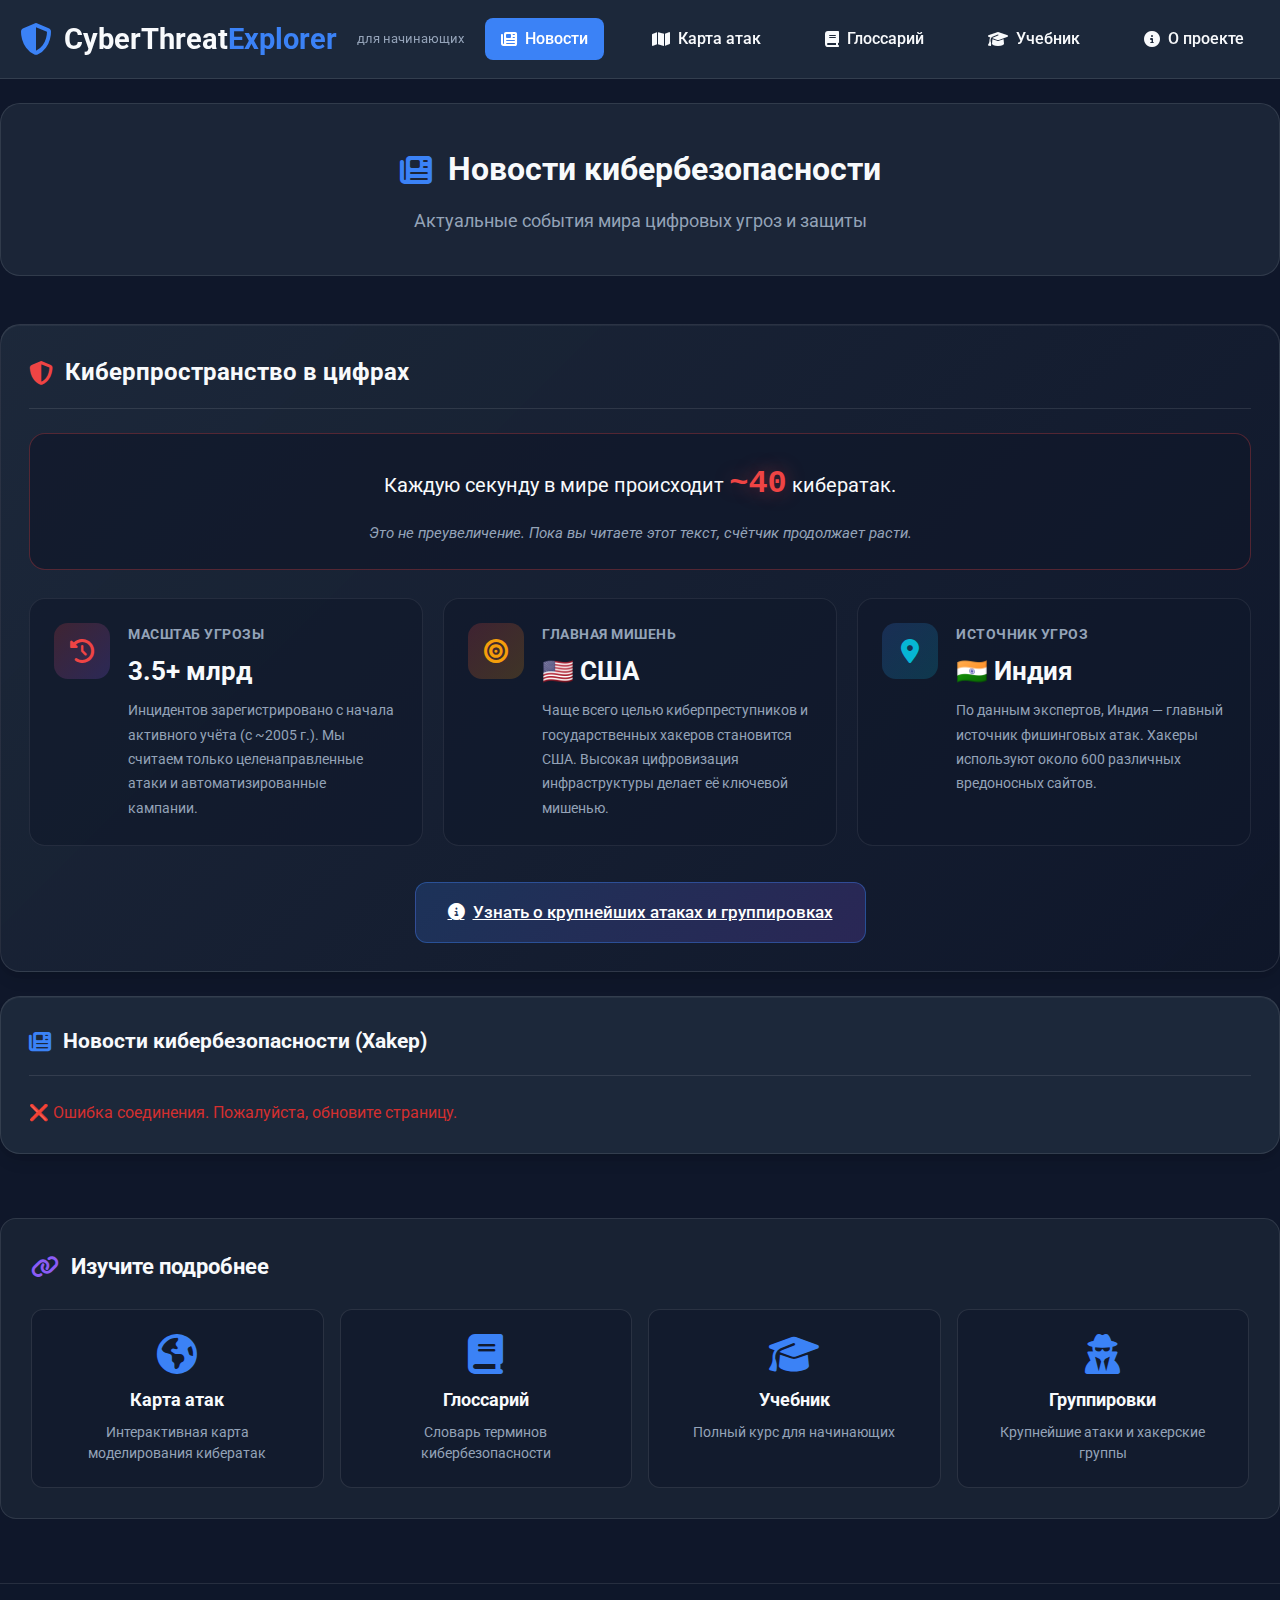
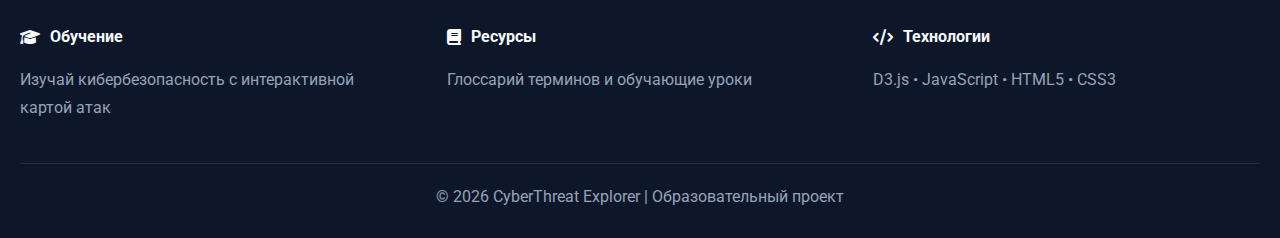
<file: index.html>
<!DOCTYPE html>
<html lang="ru">
<head>
    <meta charset="UTF-8">
    <meta name="viewport" content="width=device-width, initial-scale=1.0">
    
    <!-- Основные SEO метатеги -->
    <title>CyberThreat Explorer — новости и статистика кибербезопасности</title>
    <meta name="description" content="Актуальные новости мира кибербезопасности, статистика кибератак и образовательные материалы для начинающих. Узнайте о DDoS, фишинге, вирусах и защите от киберугроз.">
    <meta name="keywords" content="кибербезопасность, новости, ddos, фишинг, вирусы, защита, статистика, обучение, учебник">
    <meta name="author" content="CyberThreat Explorer">
    <meta name="robots" content="index, follow">
    
    <link rel="stylesheet" href="assets/css/main.css">
    <link rel="stylesheet" href="assets/css/extended-stats.css">
    <link rel="stylesheet" href="assets/css/news.css">
    
    <!-- Font Awesome -->
    <link rel="stylesheet" href="https://cdnjs.cloudflare.com/ajax/libs/font-awesome/6.4.0/css/all.min.css" crossorigin="anonymous">
    <link href="https://fonts.googleapis.com/css2?family=Roboto:wght@300;400;500;700&display=swap" rel="stylesheet">
    
    <link rel="icon" type="image/svg+xml" href="assets/img/logos/icon.svg">
    <script src="assets/js/header.js"></script>
</head>
<body>
    <!-- Шапка подключается через header.js -->
    <main class="container main-content">
        <!-- Page Header -->
        <header class="page-header">
            <h1><i class="fas fa-newspaper"></i> Новости кибербезопасности</h1>
            <p>Актуальные события мира цифровых угроз и защиты</p>
        </header>

        <!-- Статистика киберугроз -->
        <section class="extended-stats info-panel">
            <h2><i class="fas fa-shield-alt"></i> Киберпространство в цифрах</h2>
            
            <!-- Динамический счетчик -->
            <div class="realtime-counter">
                <p class="counter-intro">Каждую секунду в мире происходит <span class="counter-value">~40</span> кибератак.</p>
                <p class="counter-note">Это не преувеличение. Пока вы читаете этот текст, счётчик продолжает расти.</p>
            </div>
            
            <!-- Статистические блоки -->
            <div class="ext-stats-grid">
                <div class="ext-stat-card">
                    <div class="ext-stat-icon">
                        <i class="fas fa-history"></i>
                    </div>
                    <div class="ext-stat-content">
                        <h4>Масштаб угрозы</h4>
                        <div class="ext-stat-value">3.5+ млрд</div>
                        <p>Инцидентов зарегистрировано с начала активного учёта (с ~2005 г.). Мы считаем только целенаправленные атаки и автоматизированные кампании.</p>
                    </div>
                </div>
                
                <div class="ext-stat-card">
                    <div class="ext-stat-icon target-icon">
                        <i class="fas fa-bullseye"></i>
                    </div>
                    <div class="ext-stat-content">
                        <h4>Главная мишень</h4>
                        <div class="ext-stat-value">🇺🇸 США</div>
                        <p>Чаще всего целью киберпреступников и государственных хакеров становится США. Высокая цифровизация инфраструктуры делает её ключевой мишенью.</p>
                    </div>
                </div>
                
                <div class="ext-stat-card">
                    <div class="ext-stat-icon source-icon">
                        <i class="fas fa-map-marker-alt"></i>
                    </div>
                    <div class="ext-stat-content">
                        <h4>Источник угроз</h4>
                        <div class="ext-stat-value">🇮🇳 Индия</div>
                        <p>По данным экспертов, Индия — главный источник фишинговых атак. Хакеры используют около 600 различных вредоносных сайтов.</p>
                    </div>
                </div>
            </div>
            
            <div class="ext-cta">
                <a href="major-attacks.html" class="btn btn-primary">
                    <i class="fas fa-info-circle"></i> Узнать о крупнейших атаках и группировках
                </a>
            </div>
        </section>

<section class="info-panel">
    <h2><i class="fas fa-newspaper"></i> Новости кибербезопасности (Xakep)</h2>
    <div id="news-container">
        <div id="news-list">Загрузка новостей...</div>
    </div>
</section>

<script>
    // Только Xakep
    const rssUrl = 'https://xakep.ru/feed/';
    const proxyUrl = `https://api.rss2json.com/v1/api.json?rss_url=${encodeURIComponent(rssUrl)}`;

    function loadNews() {
        fetch(proxyUrl)
            .then(response => response.json())
            .then(data => {
                if (data.status === 'ok' && data.items && data.items.length > 0) {
                    displayNews(data.items);
                } else {
                    document.getElementById('news-list').innerHTML = 
                        '<p style="color: #d32f2f;">❌ Не удалось загрузить новости. Попробуйте обновить страницу позже.</p>';
                }
            })
            .catch(() => {
                document.getElementById('news-list').innerHTML = 
                    '<p style="color: #d32f2f;">❌ Ошибка соединения. Пожалуйста, обновите страницу.</p>';
            });
    }

    function displayNews(items) {
        const container = document.getElementById('news-list');
        container.innerHTML = '<div class="news-grid">'; 
        
        items.slice(0, 6).forEach(item => {
            let date = new Date(item.pubDate);
            let formattedDate = date.toLocaleDateString('ru-RU', {
                day: 'numeric',
                month: 'long',
                year: 'numeric'
            });
            
            let description = item.description ? item.description.replace(/<[^>]*>/g, '') : '';
            description = description.length > 200 ? description.substring(0, 200) + '...' : description;
            
            container.innerHTML += `
                <article class="news-card">
                    <div class="news-date">
                        <i class="fas fa-calendar-alt"></i> ${formattedDate}
                    </div>
                    <h3><a href="${item.link}" target="_blank" rel="noopener">${item.title}</a></h3>
                    <p>${description}</p>

                </article>
            `;
        });
        container.innerHTML += '</div><p class="news-source"><a href="https://xakep.ru/" target="_blank" rel="noopener">Xakep.ru</a></p>';
    }

    // Запускаем загрузку
    loadNews();
</script>

        <!-- Полезные ресурсы -->
        <section class="resources-section">
            <h2><i class="fas fa-link"></i> Изучите подробнее</h2>
            <div class="resources-grid">
                <a href="cyberattackmap.html" class="resource-card">
                    <i class="fas fa-globe-americas"></i>
                    <h4>Карта атак</h4>
                    <p>Интерактивная карта моделирования кибератак</p>
                </a>
                <a href="glossary.html" class="resource-card">
                    <i class="fas fa-book"></i>
                    <h4>Глоссарий</h4>
                    <p>Словарь терминов кибербезопасности</p>
                </a>
                <a href="learn.html" class="resource-card">
                    <i class="fas fa-graduation-cap"></i>
                    <h4>Учебник</h4>
                    <p>Полный курс для начинающих</p>
                </a>
                <a href="major-attacks.html" class="resource-card">
                    <i class="fas fa-user-secret"></i>
                    <h4>Группировки</h4>
                    <p>Крупнейшие атаки и хакерские группы</p>
                </a>
            </div>
        </section>
    </main>

    <footer class="main-footer">
        <div class="container">
            <div class="footer-content">
                <div class="footer-section"><h4><i class="fas fa-graduation-cap"></i> Обучение</h4><p>Изучай кибербезопасность с интерактивной картой атак</p></div>
                <div class="footer-section"><h4><i class="fas fa-book"></i> Ресурсы</h4><p>Глоссарий терминов и обучающие уроки</p></div>
                <div class="footer-section"><h4><i class="fas fa-code"></i> Технологии</h4><p>D3.js • JavaScript • HTML5 • CSS3</p></div>
            </div>
            <div class="footer-bottom"><p>&copy; 2026 CyberThreat Explorer | Образовательный проект</p></div>
        </div>
    </footer>

    <script src="assets/js/newsDetail.js"></script>
</body>
</html>
</file>
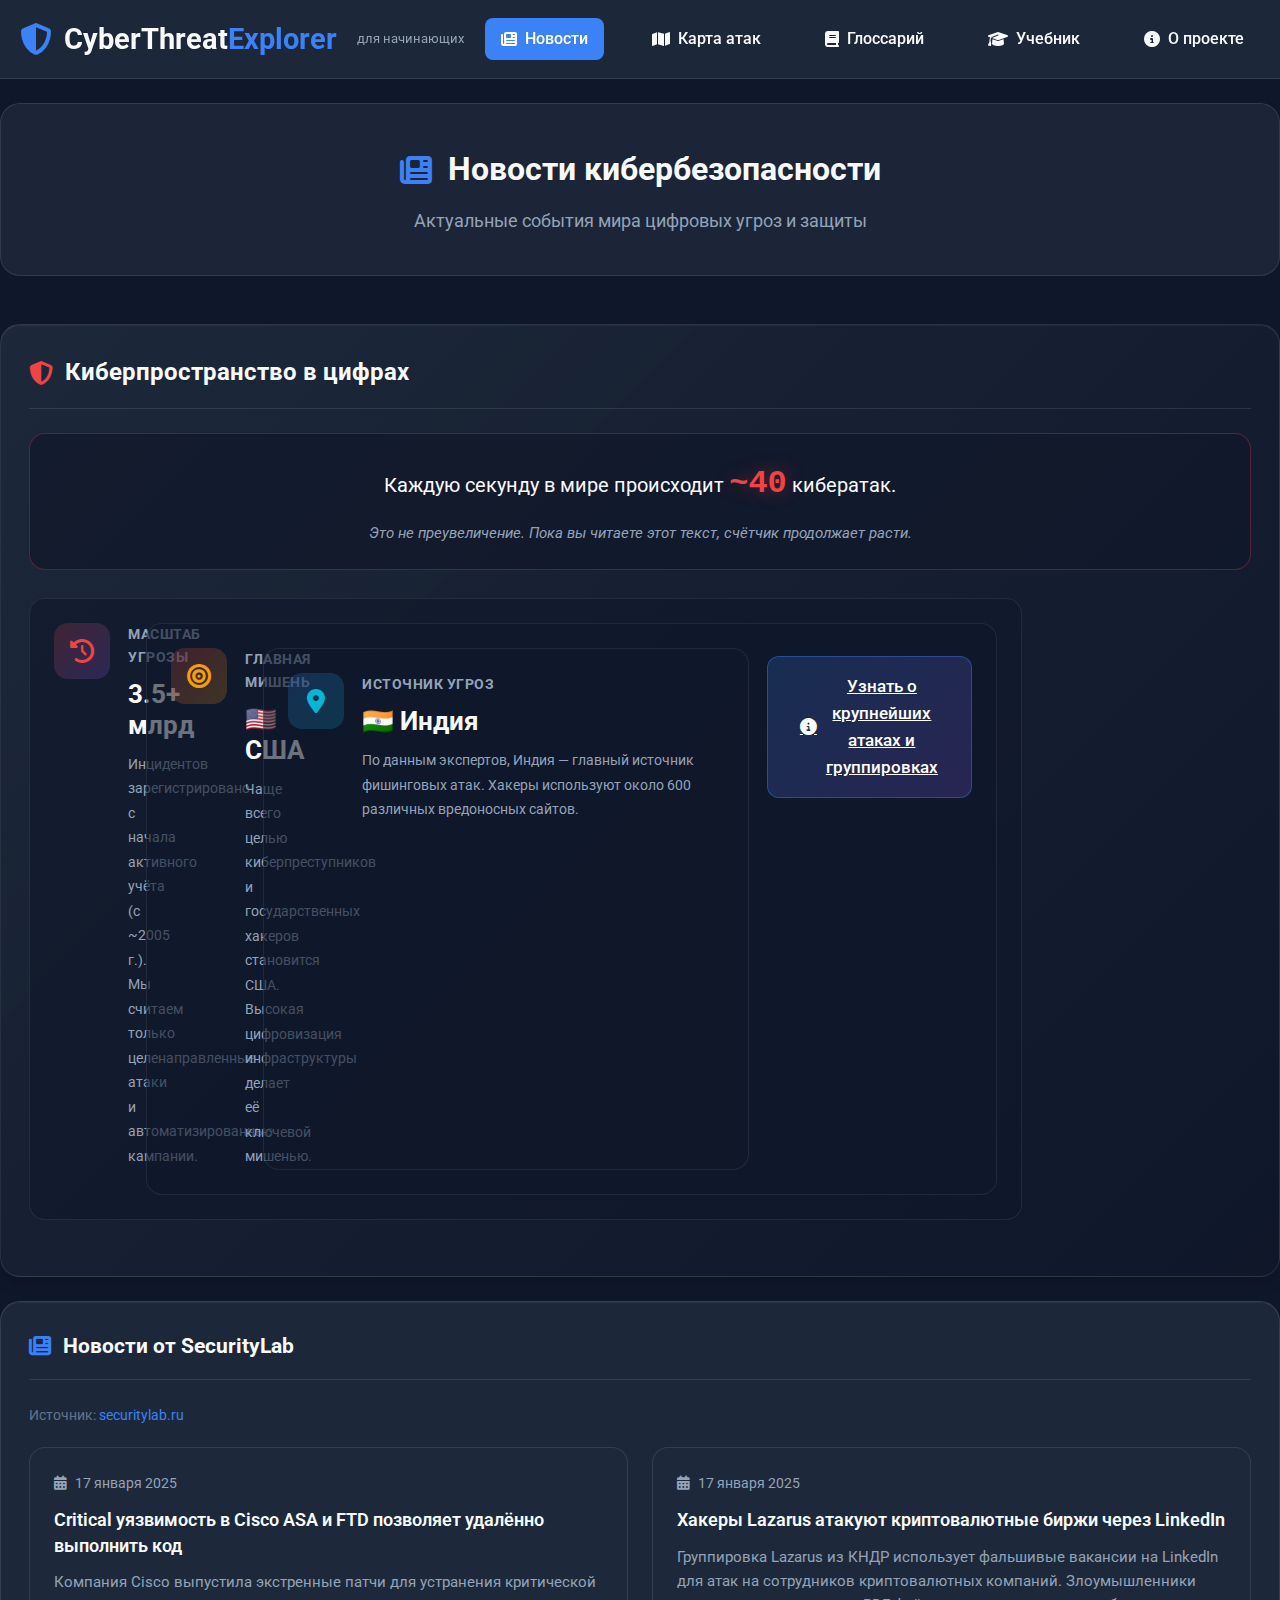
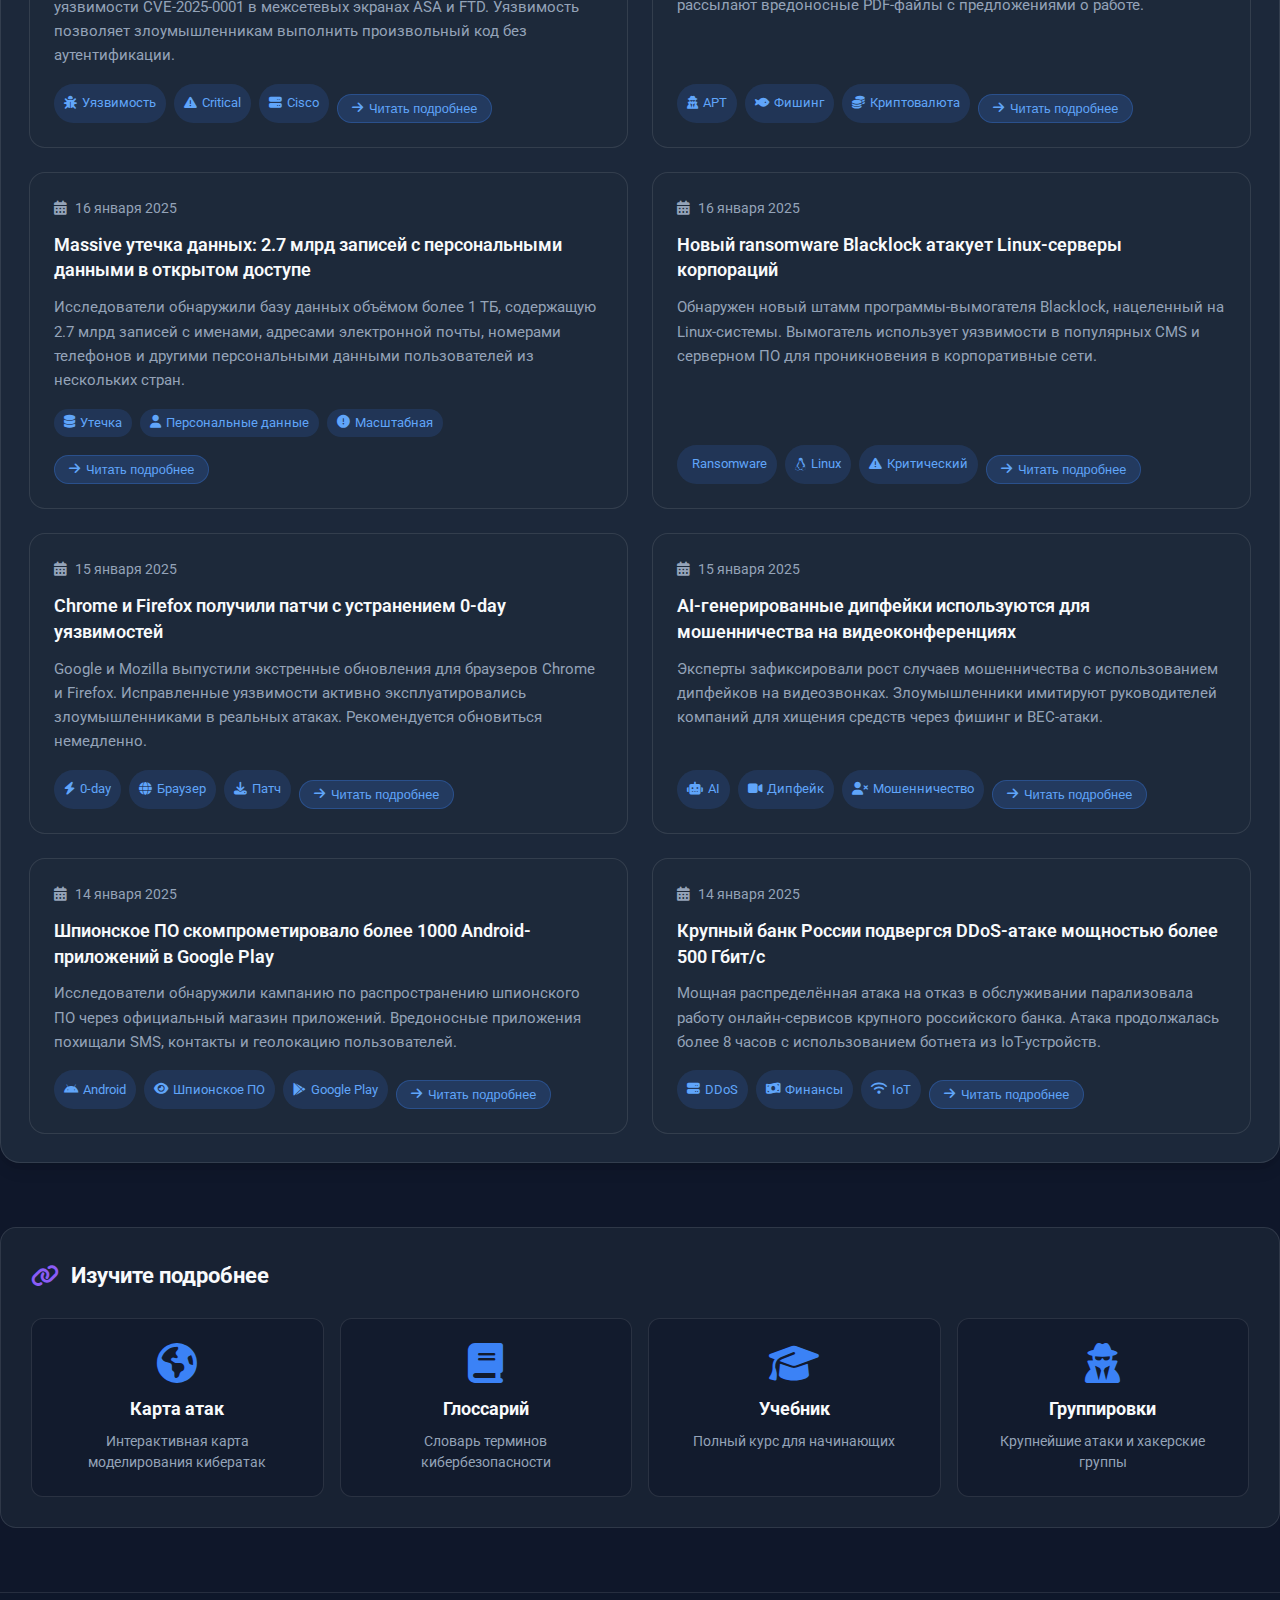
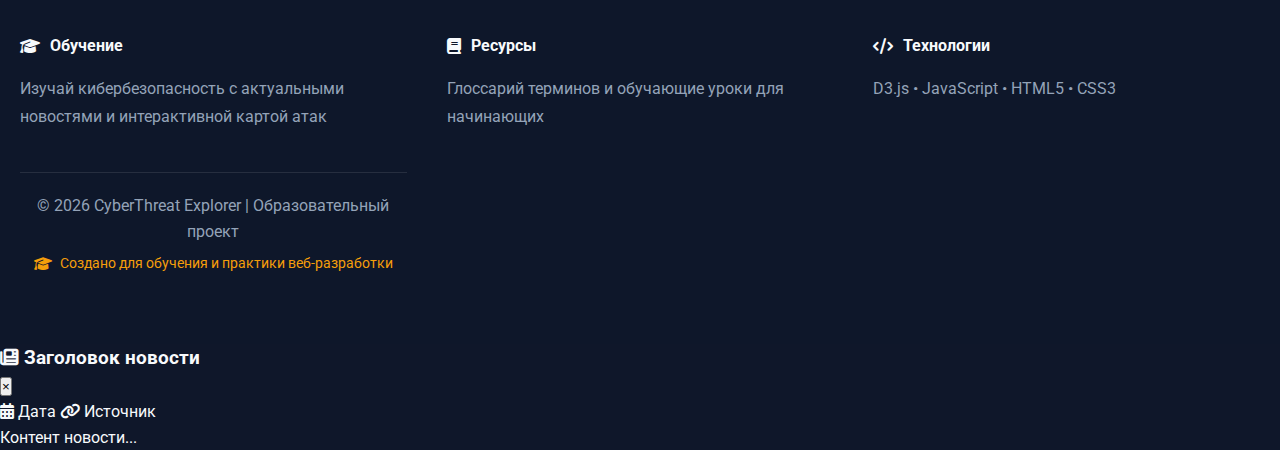
<file: нормальня версия сайта/index.html>
<!DOCTYPE html>
<html lang="ru">
<head>
    <meta charset="UTF-8">
    <meta name="viewport" content="width=device-width, initial-scale=1.0">
    
    <!-- Основные SEO метатеги -->
    <title>CyberThreat Explorer — новости и статистика кибербезопасности</title>
    <meta name="description" content="Актуальные новости мира кибербезопасности, статистика кибератак и образовательные материалы для начинающих. Узнайте о DDoS, фишинге, вирусах и защите от киберугроз.">
    <meta name="keywords" content="кибербезопасность, новости, ddos, фишинг, вирусы, защита, статистика, обучение, учебник">
    <meta name="author" content="CyberThreat Explorer">
    <meta name="robots" content="index, follow">
    
    <link rel="stylesheet" href="assets/css/main.css">
    <link rel="stylesheet" href="assets/css/extended-stats.css">
    <link rel="stylesheet" href="assets/css/news.css">
    
    <!-- Font Awesome -->
    <link rel="stylesheet" href="https://cdnjs.cloudflare.com/ajax/libs/font-awesome/6.4.0/css/all.min.css" crossorigin="anonymous">
    <link href="https://fonts.googleapis.com/css2?family=Roboto:wght@300;400;500;700&display=swap" rel="stylesheet">
    
    <link rel="icon" type="image/svg+xml" href="assets/img/logos/icon.svg">
    <script src="assets/js/header.js"></script>
</head>
<body>
    <!-- Шапка подключается через header.js -->
    <script src="assets/js/header.js"></script>

    <main class="container main-content">
        <!-- Page Header -->
        <header class="page-header">
            <h1><i class="fas fa-newspaper"></i> Новости кибербезопасности</h1>
            <p>Актуальные события мира цифровых угроз и защиты</p>
        </header>

        <!-- Статистика киберугроз -->
        <section class="extended-stats info-panel">
            <h2><i class="fas fa-shield-alt"></i> Киберпространство в цифрах</h2>
            
            <!-- Динамический счетчик -->
            <div class="realtime-counter">
                <p class="counter-intro">Каждую секунду в мире происходит <span class="counter-value">~40</span> кибератак.</p>
                <p class="counter-note">Это не преувеличение. Пока вы читаете этот текст, счётчик продолжает расти.</p>
            </div>
            
            <!-- Статистические блоки -->
            <div class="ext-stats-grid">
                <div class="ext-stat-card">
                    <div class="ext-stat-icon">
                        <i class="fas fa-history"></i>
                    </div>
                    <div class="ext-stat-content">
                        <h4>Масштаб угрозы</h4>
                        <div class="ext-stat-value">3.5+ млрд</div>
                        <p>Инцидентов зарегистрировано с начала активного учёта (с ~2005 г.). Мы считаем только целенаправленные атаки и автоматизированные кампании.</p>
                    </div>
                
                <div class="ext-stat-card">
                    <div class="ext-stat-icon target-icon">
                        <i class="fas fa-bullseye"></i>
                    </div>
                    <div class="ext-stat-content">
                        <h4>Главная мишень</h4>
                        <div class="ext-stat-value">🇺🇸 США</div>
                        <p>Чаще всего целью киберпреступников и государственных хакеров становится США. Высокая цифровизация инфраструктуры делает её ключевой мишенью.</p>
                    </div>
                
                <div class="ext-stat-card">
                    <div class="ext-stat-icon source-icon">
                        <i class="fas fa-map-marker-alt"></i>
                    </div>
                    <div class="ext-stat-content">
                        <h4>Источник угроз</h4>
                        <div class="ext-stat-value">🇮🇳 Индия</div>
                        <p>По данным экспертов, Индия — главный источник фишинговых атак. Хакеры используют около 600 различных вредоносных сайтов.</p>
                    </div>
            </div>
            
            <div class="ext-cta">
                <a href="major-attacks.html" class="btn btn-primary">
                    <i class="fas fa-info-circle"></i> Узнать о крупнейших атаках и группировках
                </a>
            </div>
        </section>

        <!-- Последние новости -->
        <section class="news-section info-panel">
            <h2><i class="fas fa-newspaper"></i> Новости от SecurityLab</h2>
            <p class="news-source">Источник: <a href="https://www.securitylab.ru/news/" target="_blank" rel="noopener">securitylab.ru</a></p>
            
            <div class="news-grid">
                <article class="news-card" data-news-id="cisco-vulnerability">
                    <div class="news-date">
                        <i class="fas fa-calendar-alt"></i> 17 января 2025
                    </div>
                    <h3>Critical уязвимость в Cisco ASA и FTD позволяет удалённо выполнить код</h3>
                    <p>Компания Cisco выпустила экстренные патчи для устранения критической уязвимости CVE-2025-0001 в межсетевых экранах ASA и FTD. Уязвимость позволяет злоумышленникам выполнить произвольный код без аутентификации.</p>
                    <div class="news-tags">
                        <span class="news-tag vulnerability"><i class="fas fa-bug"></i> Уязвимость</span>
                        <span class="news-tag critical"><i class="fas fa-exclamation-triangle"></i> Critical</span>
                        <span class="news-tag cisco"><i class="fas fa-server"></i> Cisco</span>
                    </div>
                </article>

                <article class="news-card" data-news-id="lazarus-linkedin">
                    <div class="news-date">
                        <i class="fas fa-calendar-alt"></i> 17 января 2025
                    </div>
                    <h3>Хакеры Lazarus атакуют криптовалютные биржи через LinkedIn</h3>
                    <p>Группировка Lazarus из КНДР использует фальшивые вакансии на LinkedIn для атак на сотрудников криптовалютных компаний. Злоумышленники рассылают вредоносные PDF-файлы с предложениями о работе.</p>
                    <div class="news-tags">
                        <span class="news-tag apt"><i class="fas fa-user-secret"></i> APT</span>
                        <span class="news-tag phishing"><i class="fas fa-fish"></i> Фишинг</span>
                        <span class="news-tag crypto"><i class="fas fa-coins"></i> Криптовалюта</span>
                    </div>
                </article>

                <article class="news-card" data-news-id="data-breach">
                    <div class="news-date">
                        <i class="fas fa-calendar-alt"></i> 16 января 2025
                    </div>
                    <h3>Massive утечка данных: 2.7 млрд записей с персональными данными в открытом доступе</h3>
                    <p>Исследователи обнаружили базу данных объёмом более 1 ТБ, содержащую 2.7 млрд записей с именами, адресами электронной почты, номерами телефонов и другими персональными данными пользователей из нескольких стран.</p>
                    <div class="news-tags">
                        <span class="news-tag databreach"><i class="fas fa-database"></i> Утечка</span>
                        <span class="news-tag personaldata"><i class="fas fa-user"></i> Персональные данные</span>
                        <span class="news-tag massive"><i class="fas fa-exclamation-circle"></i> Масштабная</span>
                    </div>
                </article>

                <article class="news-card" data-news-id="blacklock-ransomware">
                    <div class="news-date">
                        <i class="fas fa-calendar-alt"></i> 16 января 2025
                    </div>
                    <h3>Новый ransomware Blacklock атакует Linux-серверы корпораций</h3>
                    <p>Обнаружен новый штамм программы-вымогателя Blacklock, нацеленный на Linux-системы. Вымогатель использует уязвимости в популярных CMS и серверном ПО для проникновения в корпоративные сети.</p>
                    <div class="news-tags">
                        <span class="news-tag ransomware"><i class="fas fa-ransomware"></i> Ransomware</span>
                        <span class="news-tag linux"><i class="fab fa-linux"></i> Linux</span>
                        <span class="news-tag critical"><i class="fas fa-exclamation-triangle"></i> Критический</span>
                    </div>
                </article>

                <article class="news-card" data-news-id="browser-patches">
                    <div class="news-date">
                        <i class="fas fa-calendar-alt"></i> 15 января 2025
                    </div>
                    <h3>Chrome и Firefox получили патчи с устранением 0-day уязвимостей</h3>
                    <p>Google и Mozilla выпустили экстренные обновления для браузеров Chrome и Firefox. Исправленные уязвимости активно эксплуатировались злоумышленниками в реальных атаках. Рекомендуется обновиться немедленно.</p>
                    <div class="news-tags">
                        <span class="news-tag zeroday"><i class="fas fa-bolt"></i> 0-day</span>
                        <span class="news-tag browser"><i class="fas fa-globe"></i> Браузер</span>
                        <span class="news-tag patch"><i class="fas fa-download"></i> Патч</span>
                    </div>
                </article>

                <article class="news-card" data-news-id="deepfake-fraud">
                    <div class="news-date">
                        <i class="fas fa-calendar-alt"></i> 15 января 2025
                    </div>
                    <h3>AI-генерированные дипфейки используются для мошенничества на видеоконференциях</h3>
                    <p>Эксперты зафиксировали рост случаев мошенничества с использованием дипфейков на видеозвонках. Злоумышленники имитируют руководителей компаний для хищения средств через фишинг и BEC-атаки.</p>
                    <div class="news-tags">
                        <span class="news-tag ai"><i class="fas fa-robot"></i> AI</span>
                        <span class="news-tag deepfake"><i class="fas fa-video"></i> Дипфейк</span>
                        <span class="news-tag fraud"><i class="fas fa-user-times"></i> Мошенничество</span>
                    </div>
                </article>

                <article class="news-card" data-news-id="spyware-googleplay">
                    <div class="news-date">
                        <i class="fas fa-calendar-alt"></i> 14 января 2025
                    </div>
                    <h3>Шпионское ПО скомпрометировало более 1000 Android-приложений в Google Play</h3>
                    <p>Исследователи обнаружили кампанию по распространению шпионского ПО через официальный магазин приложений. Вредоносные приложения похищали SMS, контакты и геолокацию пользователей.</p>
                    <div class="news-tags">
                        <span class="news-tag android"><i class="fab fa-android"></i> Android</span>
                        <span class="news-tag spyware"><i class="fas fa-eye"></i> Шпионское ПО</span>
                        <span class="news-tag googleplay"><i class="fab fa-google-play"></i> Google Play</span>
                    </div>
                </article>

                <article class="news-card" data-news-id="russia-bank-ddos">
                    <div class="news-date">
                        <i class="fas fa-calendar-alt"></i> 14 января 2025
                    </div>
                    <h3>Крупный банк России подвергся DDoS-атаке мощностью более 500 Гбит/с</h3>
                    <p>Мощная распределённая атака на отказ в обслуживании парализовала работу онлайн-сервисов крупного российского банка. Атака продолжалась более 8 часов с использованием ботнета из IoT-устройств.</p>
                    <div class="news-tags">
                        <span class="news-tag ddos"><i class="fas fa-server"></i> DDoS</span>
                        <span class="news-tag finance"><i class="fas fa-money-bill-wave"></i> Финансы</span>
                        <span class="news-tag iot"><i class="fas fa-wifi"></i> IoT</span>
                    </div>
                </article>
            </div>
        </section>

        <!-- Полезные ресурсы -->
        <section class="resources-section">
            <h2><i class="fas fa-link"></i> Изучите подробнее</h2>
            <div class="resources-grid">
                <a href="cyberattackmap.html" class="resource-card">
                    <i class="fas fa-globe-americas"></i>
                    <h4>Карта атак</h4>
                    <p>Интерактивная карта моделирования кибератак</p>
                </a>
                <a href="glossary.html" class="resource-card">
                    <i class="fas fa-book"></i>
                    <h4>Глоссарий</h4>
                    <p>Словарь терминов кибербезопасности</p>
                </a>
                <a href="learn.html" class="resource-card">
                    <i class="fas fa-graduation-cap"></i>
                    <h4>Учебник</h4>
                    <p>Полный курс для начинающих</p>
                </a>
                <a href="major-attacks.html" class="resource-card">
                    <i class="fas fa-user-secret"></i>
                    <h4>Группировки</h4>
                    <p>Крупнейшие атаки и хакерские группы</p>
                </a>
            </div>
        </section>
    </main>

    <footer class="main-footer">
        <div class="container">
            <div class="footer-content">
                <div class="footer-section">
                    <h4><i class="fas fa-graduation-cap"></i> Обучение</h4>
                    <p>Изучай кибербезопасность с актуальными новостями и интерактивной картой атак</p>
                </div>
                
                <div class="footer-section">
                    <h4><i class="fas fa-book"></i> Ресурсы</h4>
                    <p>Глоссарий терминов и обучающие уроки для начинающих</p>
                </div>
                
                <div class="footer-section">
                    <h4><i class="fas fa-code"></i> Технологии</h4>
                    <p>D3.js • JavaScript • HTML5 • CSS3</p>
                </div>
            
            <div class="footer-bottom">
                <p>&copy; 2026 CyberThreat Explorer | Образовательный проект</p>
                <p class="disclaimer">
                    <i class="fas fa-graduation-cap"></i>
                    Создано для обучения и практики веб-разработки
                </p>
            </div>
    </footer>

    <!-- Модальное окно для просмотра подробностей новости -->
    <div class="news-detail-modal" id="news-detail-modal">
        <div class="news-detail-content">
            <div class="news-detail-header">
                <h3 id="news-detail-title"><i class="fas fa-newspaper"></i> Заголовок новости</h3>
                <button class="news-detail-close" onclick="closeNewsDetail()">&times;</button>
            </div>
            <div class="news-detail-meta">
                <span id="news-detail-date"><i class="fas fa-calendar-alt"></i> Дата</span>
                <span id="news-detail-source"><i class="fas fa-link"></i> Источник</span>
            </div>
            <div class="news-detail-tags" id="news-detail-tags"></div>
            <div class="news-detail-body" id="news-detail-content">
                Контент новости...
            </div>
    </div>

    <script src="assets/js/header.js"></script>
    <script src="assets/js/newsDetail.js"></script>
</body>
</html>
</file>
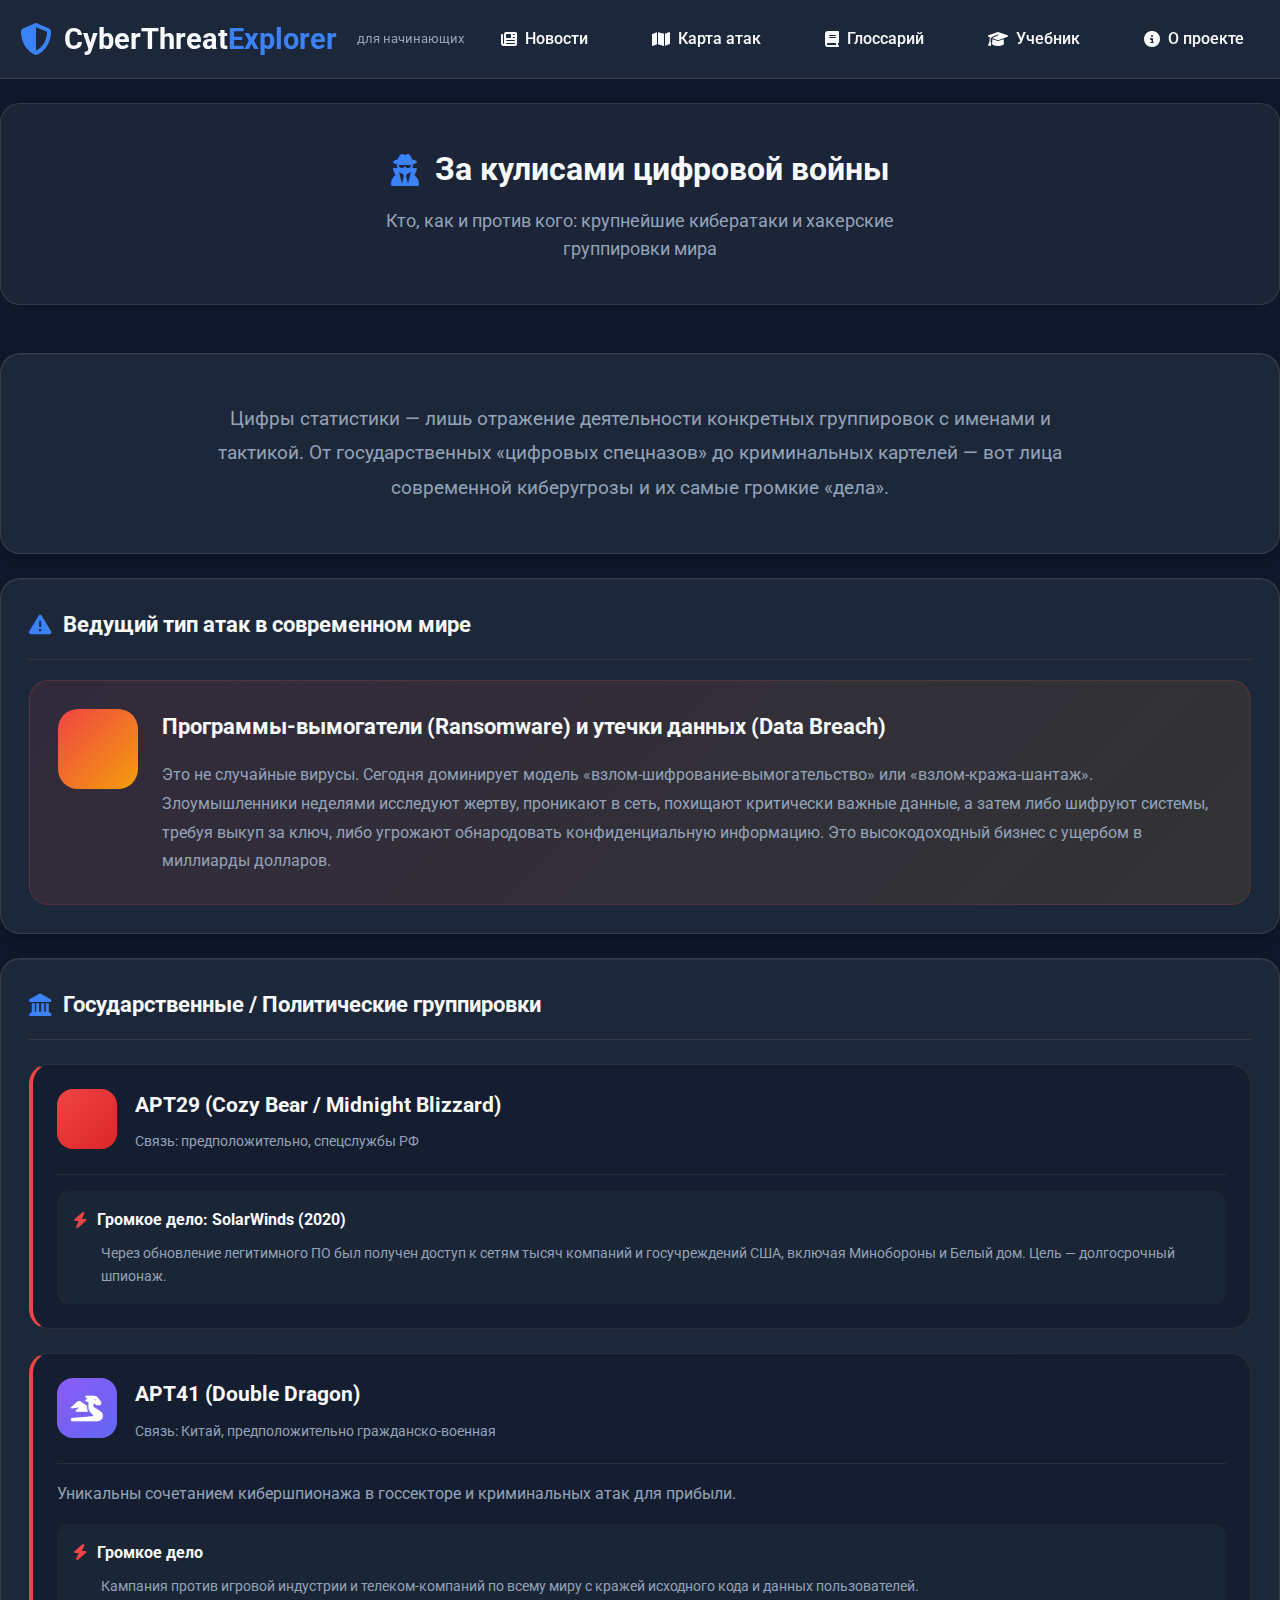
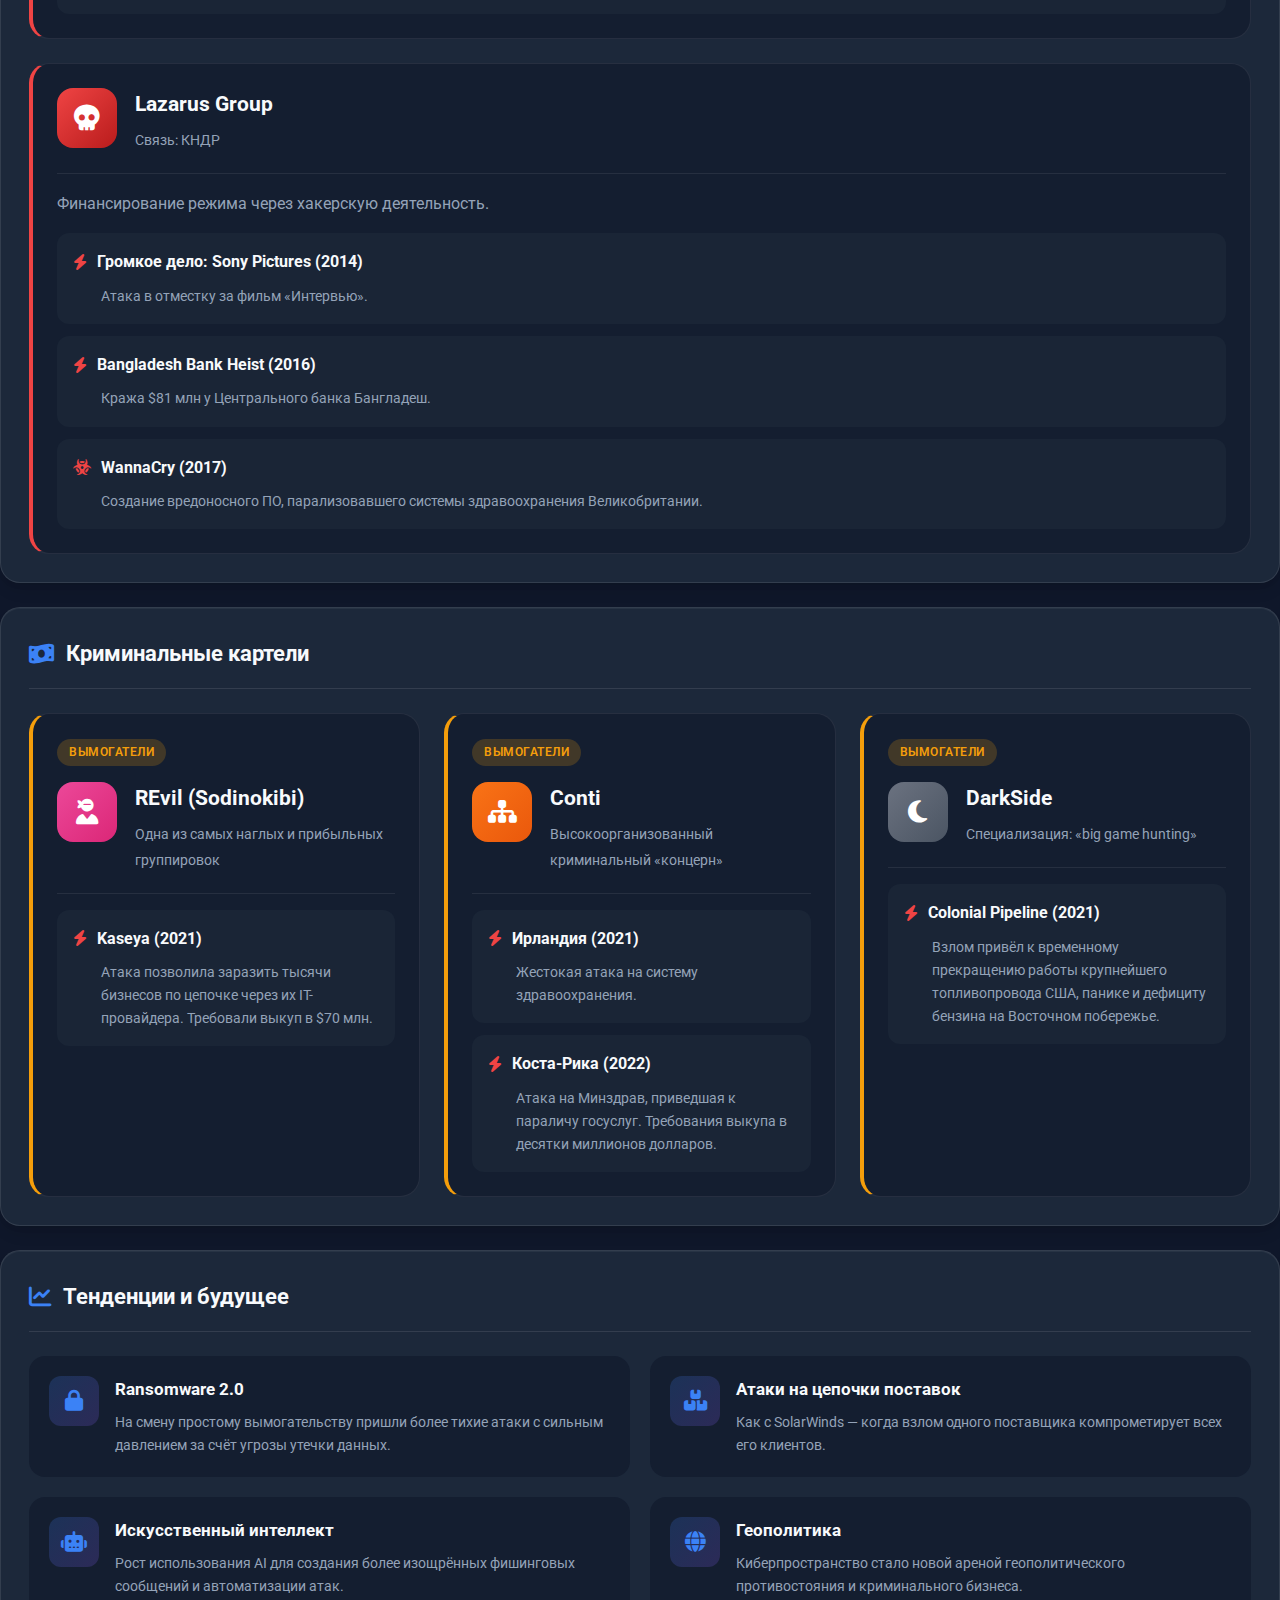
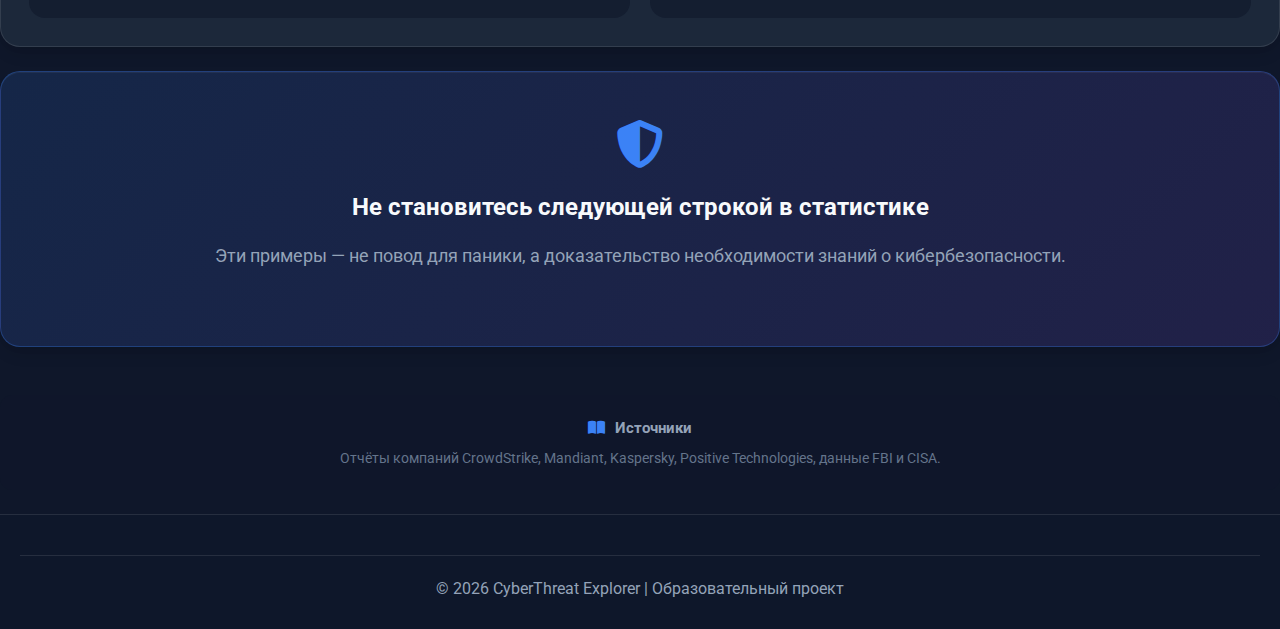
<file: major-attacks.html>
<!DOCTYPE html>
<html lang="ru">
<head>
    <meta charset="UTF-8">
    <meta name="viewport" content="width=device-width, initial-scale=1.0">
    
    <title>Крупнейшие кибератаки и хакерские группировки — CyberThreat Explorer</title>
    <meta name="description" content="За кулисами цифровой войны: кто, как и против кого. Подробный анализ крупнейших кибератак и известных хакерских группировок мира.">
    
    <link rel="stylesheet" href="assets/css/main.css">
    <link rel="stylesheet" href="assets/css/map.css">
    <link rel="stylesheet" href="assets/css/extended-stats.css">
    <link rel="stylesheet" href="assets/css/major-attacks.css">
    
    <!-- Font Awesome -->
    <link rel="stylesheet" href="https://cdnjs.cloudflare.com/ajax/libs/font-awesome/6.4.0/css/all.min.css" crossorigin="anonymous">
    <link href="https://fonts.googleapis.com/css2?family=Roboto:wght@300;400;500;700&display=swap" rel="stylesheet">
    
    <link rel="icon" type="image/svg+xml" href="assets/img/logos/icon.svg">
</head>
<body>
    <!-- Шапка подключается через header.js -->
    <script src="assets/js/header.js"></script>

    <main class="container main-content">
        <!-- Page Header -->
        <header class="page-header">
            <h1><i class="fas fa-user-secret"></i> За кулисами цифровой войны</h1>
            <p>Кто, как и против кого: крупнейшие кибератаки и хакерские группировки мира</p>
        </header>

        <!-- Intro Section -->
        <section class="info-panel">
            <p class="intro-text">
                Цифры статистики — лишь отражение деятельности конкретных группировок с именами и тактикой. 
                От государственных «цифровых спецназов» до криминальных картелей — вот лица современной киберугрозы 
                и их самые громкие «дела».
            </p>
        </section>

        <!-- Main Attack Types -->
        <section class="info-panel">
            <h2><i class="fas fa-exclamation-triangle"></i> Ведущий тип атак в современном мире</h2>
            <div class="main-threat-card">
                <div class="threat-icon">
                    <i class="fas fa-ransomware"></i>
                </div>
                <div class="threat-content">
                    <h3>Программы-вымогатели (Ransomware) и утечки данных (Data Breach)</h3>
                    <p>Это не случайные вирусы. Сегодня доминирует модель «взлом-шифрование-вымогательство» или «взлом-кража-шантаж». Злоумышленники неделями исследуют жертву, проникают в сеть, похищают критически важные данные, а затем либо шифруют системы, требуя выкуп за ключ, либо угрожают обнародовать конфиденциальную информацию. Это высокодоходный бизнес с ущербом в миллиарды долларов.</p>
                </div>
            </div>
        </section>

        <!-- Government Groups -->
        <section class="info-panel">
            <h2><i class="fas fa-landmark"></i> Государственные / Политические группировки</h2>
            
            <div class="groups-timeline">
                <!-- APT29 -->
                <div class="group-card state-group">
                    <div class="group-header">
                        <div class="group-icon apt29-color">
                            <i class="fas fa-bear"></i>
                        </div>
                        <div class="group-info">
                            <h3>APT29 (Cozy Bear / Midnight Blizzard)</h3>
                            <span class="group-origin">Связь: предположительно, спецслужбы РФ</span>
                        </div>
                    </div>
                    <div class="group-details">
                        <div class="notable-attack">
                            <h4><i class="fas fa-bolt"></i> Громкое дело: SolarWinds (2020)</h4>
                            <p>Через обновление легитимного ПО был получен доступ к сетям тысяч компаний и госучреждений США, включая Минобороны и Белый дом. Цель — долгосрочный шпионаж.</p>
                        </div>
                    </div>
                </div>

                <!-- APT41 -->
                <div class="group-card state-group">
                    <div class="group-header">
                        <div class="group-icon apt41-color">
                            <i class="fas fa-dragon"></i>
                        </div>
                        <div class="group-info">
                            <h3>APT41 (Double Dragon)</h3>
                            <span class="group-origin">Связь: Китай, предположительно гражданско-военная</span>
                        </div>
                    </div>
                    <div class="group-details">
                        <p class="group-desc">Уникальны сочетанием кибершпионажа в госсекторе и криминальных атак для прибыли.</p>
                        <div class="notable-attack">
                            <h4><i class="fas fa-bolt"></i> Громкое дело</h4>
                            <p>Кампания против игровой индустрии и телеком-компаний по всему миру с кражей исходного кода и данных пользователей.</p>
                        </div>
                    </div>
                </div>

                <!-- Lazarus -->
                <div class="group-card state-group">
                    <div class="group-header">
                        <div class="group-icon lazarus-color">
                            <i class="fas fa-skull"></i>
                        </div>
                        <div class="group-info">
                            <h3>Lazarus Group</h3>
                            <span class="group-origin">Связь: КНДР</span>
                        </div>
                    </div>
                    <div class="group-details">
                        <p class="group-desc">Финансирование режима через хакерскую деятельность.</p>
                        <div class="notable-attack">
                            <h4><i class="fas fa-bolt"></i> Громкое дело: Sony Pictures (2014)</h4>
                            <p>Атака в отместку за фильм «Интервью».</p>
                        </div>
                        <div class="notable-attack">
                            <h4><i class="fas fa-bolt"></i> Bangladesh Bank Heist (2016)</h4>
                            <p>Кража $81 млн у Центрального банка Бангладеш.</p>
                        </div>
                        <div class="notable-attack">
                            <h4><i class="fas fa-biohazard"></i> WannaCry (2017)</h4>
                            <p>Создание вредоносного ПО, парализовавшего системы здравоохранения Великобритании.</p>
                        </div>
                    </div>
                </div>
            </div>
        </section>

        <!-- Criminal Groups -->
        <section class="info-panel">
            <h2><i class="fas fa-money-bill-wave"></i> Криминальные картели</h2>
            
            <div class="groups-grid">
                <!-- REvil -->
                <div class="group-card criminal-group">
                    <div class="group-badge criminal-badge">Вымогатели</div>
                    <div class="group-header">
                        <div class="group-icon revil-color">
                            <i class="fas fa-user-ninja"></i>
                        </div>
                        <div class="group-info">
                            <h3>REvil (Sodinokibi)</h3>
                            <span class="group-origin">Одна из самых наглых и прибыльных группировок</span>
                        </div>
                    </div>
                    <div class="group-details">
                        <div class="notable-attack">
                            <h4><i class="fas fa-bolt"></i> Kaseya (2021)</h4>
                            <p>Атака позволила заразить тысячи бизнесов по цепочке через их IT-провайдера. Требовали выкуп в $70 млн.</p>
                        </div>
                    </div>
                </div>

                <!-- Conti -->
                <div class="group-card criminal-group">
                    <div class="group-badge criminal-badge">Вымогатели</div>
                    <div class="group-header">
                        <div class="group-icon conti-color">
                            <i class="fas fa-sitemap"></i>
                        </div>
                        <div class="group-info">
                            <h3>Conti</h3>
                            <span class="group-origin">Высокоорганизованный криминальный «концерн»</span>
                        </div>
                    </div>
                    <div class="group-details">
                        <div class="notable-attack">
                            <h4><i class="fas fa-bolt"></i> Ирландия (2021)</h4>
                            <p>Жестокая атака на систему здравоохранения.</p>
                        </div>
                        <div class="notable-attack">
                            <h4><i class="fas fa-bolt"></i> Коста-Рика (2022)</h4>
                            <p>Атака на Минздрав, приведшая к параличу госуслуг. Требования выкупа в десятки миллионов долларов.</p>
                        </div>
                    </div>
                </div>

                <!-- DarkSide -->
                <div class="group-card criminal-group">
                    <div class="group-badge criminal-badge">Вымогатели</div>
                    <div class="group-header">
                        <div class="group-icon darkside-color">
                            <i class="fas fa-moon"></i>
                        </div>
                        <div class="group-info">
                            <h3>DarkSide</h3>
                            <span class="group-origin">Специализация: «big game hunting»</span>
                        </div>
                    </div>
                    <div class="group-details">
                        <div class="notable-attack">
                            <h4><i class="fas fa-bolt"></i> Colonial Pipeline (2021)</h4>
                            <p>Взлом привёл к временному прекращению работы крупнейшего топливопровода США, панике и дефициту бензина на Восточном побережье.</p>
                        </div>
                    </div>
                </div>
            </div>
        </section>

        <!-- Trends Section -->
        <section class="info-panel">
            <h2><i class="fas fa-chart-line"></i> Тенденции и будущее</h2>
            <div class="trends-list">
                <div class="trend-item">
                    <div class="trend-icon">
                        <i class="fas fa-lock"></i>
                    </div>
                    <div class="trend-content">
                        <h4>Ransomware 2.0</h4>
                        <p>На смену простому вымогательству пришли более тихие атаки с сильным давлением за счёт угрозы утечки данных.</p>
                    </div>
                </div>
                <div class="trend-item">
                    <div class="trend-icon">
                        <i class="fas fa-boxes"></i>
                    </div>
                    <div class="trend-content">
                        <h4>Атаки на цепочки поставок</h4>
                        <p>Как с SolarWinds — когда взлом одного поставщика компрометирует всех его клиентов.</p>
                    </div>
                </div>
                <div class="trend-item">
                    <div class="trend-icon">
                        <i class="fas fa-robot"></i>
                    </div>
                    <div class="trend-content">
                        <h4>Искусственный интеллект</h4>
                        <p>Рост использования AI для создания более изощрённых фишинговых сообщений и автоматизации атак.</p>
                    </div>
                </div>
                <div class="trend-item">
                    <div class="trend-icon">
                        <i class="fas fa-globe"></i>
                    </div>
                    <div class="trend-content">
                        <h4>Геополитика</h4>
                        <p>Киберпространство стало новой ареной геополитического противостояния и криминального бизнеса.</p>
                    </div>
                </div>
            </div>
        </section>

        <!-- CTA Section -->
        <section class="cta-section info-panel">
            <div class="cta-content">
                <i class="fas fa-shield-alt"></i>
                <h3>Не становитесь следующей строкой в статистике</h3>
                <p>Эти примеры — не повод для паники, а доказательство необходимости знаний о кибербезопасности.</p>
            </div>
        </section>

        <!-- Sources -->
        <section class="sources-section">
            <h4><i class="fas fa-book-open"></i> Источники</h4>
            <p>Отчёты компаний CrowdStrike, Mandiant, Kaspersky, Positive Technologies, данные FBI и CISA.</p>
        </section>
    </main>

    <footer class="main-footer">
        <div class="container">
            <div class="footer-bottom">
                <p>&copy; 2026 CyberThreat Explorer | Образовательный проект</p>
            </div>
        </div>
    </footer>
</body>
</html>
</file>
<file: assets/css/main.css>
/* ===== БАЗОВЫЕ СТИЛИ ===== */
* {
    margin: 0;
    padding: 0;
    box-sizing: border-box;
}

body {
    font-family: 'Roboto', sans-serif;
    background: #0f172a;
    color: #f8fafc;
    line-height: 1.6;
    min-height: 100vh;
}

.container {
    max-width: 1920px;
    margin: 0 auto;
    padding: 0 20px;
}

/* ===== ШАПКА ===== */
.main-header {
    background: rgba(30, 41, 59, 0.95);
    border-bottom: 1px solid rgba(255, 255, 255, 0.1);
    padding: 1rem 0;
    position: sticky;
    top: 0;
    z-index: 1000;
}

.main-header .container {
    display: flex;
    justify-content: space-between;
    align-items: center;
}

.logo {
    display: flex;
    align-items: center;
    gap: 12px;
    color: inherit;
    text-decoration: none;
}

.logo:hover {
    color: inherit;
}

.logo i {
    font-size: 2rem;
    color: #3b82f6;
}

.logo h1 {
    font-size: 1.8rem;
    font-weight: 700;
}

.logo span {
    color: #3b82f6;
}

.logo small {
    font-size: 0.8rem;
    color: #94a3b8;
    margin-left: 8px;
}

.main-nav ul {
    display: flex;
    list-style: none;
    gap: 2rem;
}

.main-nav a {
    color: #f8fafc;
    text-decoration: none;
    font-weight: 500;
    padding: 0.5rem 1rem;
    border-radius: 8px;
    transition: all 0.3s ease;
    display: flex;
    align-items: center;
    gap: 8px;
}

.main-nav a:hover {
    background: rgba(255, 255, 255, 0.1);
}

.main-nav a.active {
    background: #3b82f6;
    color: white;
}

.mobile-menu-btn {
    display: none;
    background: none;
    border: none;
    color: #f8fafc;
    font-size: 1.5rem;
    cursor: pointer;
}

/* ===== ОСНОВНОЙ КОНТЕНТ ===== */
.main-content {
    display: flex;
    flex-direction: column;
    gap: 24px;
    padding: 24px 0;
    min-height: calc(100vh - 140px);
}

/* ===== ЛЕВАЯ ПАНЕЛЬ (перемещена наверх) ===== */
.tips-panel-full {
    margin-bottom: 24px;
}

.tips-panel-full .tips-list {
    display: flex;
    flex-wrap: wrap;
    gap: 12px;
}

.tips-panel-full .tips-list li {
    flex: 1 1 auto;
    min-width: 280px;
    margin-bottom: 0;
}

.info-panels {
    display: grid;
    grid-template-columns: repeat(2, 1fr);
    gap: 24px;
    width: 100%;
    margin-bottom: 24px;
}

.info-panel {
    background: rgba(30, 41, 59, 0.95);
    border: 1px solid rgba(255, 255, 255, 0.1);
    border-radius: 20px;
    padding: 28px;
    box-shadow: 0 10px 15px -3px rgba(0, 0, 0, 0.1), 
                0 4px 6px -2px rgba(0, 0, 0, 0.05),
                inset 0 1px 0 rgba(255, 255, 255, 0.05);
}

.stats-panel {
    background: linear-gradient(135deg, rgba(30, 41, 59, 0.98) 0%, rgba(15, 23, 42, 0.98) 100%);
}

.info-panel h2,
.filter-panel h2,
.tips-panel h3 {
    color: #f8fafc;
    margin-bottom: 24px;
    display: flex;
    align-items: center;
    gap: 12px;
    font-size: 1.3rem;
    padding-bottom: 16px;
    border-bottom: 1px solid rgba(255, 255, 255, 0.1);
}

.info-panel h2 i {
    color: #3b82f6;
    font-size: 1.4rem;
}

.tips-panel h3 i {
    color: #f59e0b;
    font-size: 1.4rem;
}

/* Стили для списка советов */
.tips-list {
    list-style: none;
    padding: 0;
    margin: 0;
}

.tips-list li {
    display: flex;
    align-items: center;
    gap: 12px;
    padding: 14px 16px;
    background: rgba(15, 23, 42, 0.5);
    border-radius: 12px;
    margin-bottom: 12px;
    color: #f8fafc;
    font-size: 1rem;
    transition: all 0.3s ease;
}

.tips-list li:last-child {
    margin-bottom: 0;
}

.tips-list li:hover {
    background: rgba(15, 23, 42, 0.7);
    transform: translateX(5px);
}

.tips-list li i {
    color: #3b82f6;
    font-size: 1.1rem;
    width: 24px;
    text-align: center;
}

/* Адаптивность для панелей */
@media (max-width: 768px) {
    .info-panels {
        grid-template-columns: 1fr;
        gap: 16px;
    }
    
    .info-panel {
        padding: 20px;
        border-radius: 16px;
    }
    
    .info-panel h2 {
        font-size: 1.15rem;
        margin-bottom: 16px;
    }
    
    .tips-list li {
        padding: 12px 14px;
        font-size: 0.95rem;
    }
    
    .tips-list li i {
        font-size: 1rem;
    }
}


.stats-grid {
    display: grid;
    grid-template-columns: repeat(2, 1fr);
    gap: 16px;
    margin-bottom: 20px;
}

.stats-grid.stats-3 {
    grid-template-columns: repeat(3, 1fr);
}

.stats-grid.stats-4 {
    grid-template-columns: repeat(4, 1fr);
}

@media (max-width: 768px) {
    .stats-grid.stats-3,
    .stats-grid.stats-4 {
        grid-template-columns: repeat(2, 1fr);
    }
}

@media (max-width: 480px) {
    .stats-grid.stats-3 {
        grid-template-columns: 1fr;
    }
}

.stat-card {
    background: rgba(15, 23, 42, 0.7);
    border-radius: 12px;
    padding: 16px 12px;
    text-align: center;
    transition: all 0.3s ease;
    border: 1px solid rgba(255, 255, 255, 0.05);
}

.stat-card:hover {
    transform: translateY(-3px);
    background: rgba(15, 23, 42, 0.85);
    border-color: rgba(59, 130, 246, 0.3);
    box-shadow: 0 8px 25px rgba(59, 130, 246, 0.15);
}

.stat-value {
    font-size: 2rem;
    font-weight: 700;
    color: #3b82f6;
    font-family: 'Roboto Mono', monospace;
    text-shadow: 0 0 20px rgba(59, 130, 246, 0.3);
}

.stat-label {
    font-size: 0.85rem;
    color: #94a3b8;
    margin-top: 6px;
}

.update-info {
    display: flex;
    align-items: center;
    gap: 8px;
    color: #64748b;
    font-size: 0.85rem;
    padding-top: 16px;
    border-top: 1px solid rgba(255, 255, 255, 0.05);
}

.update-info i {
    color: #3b82f6;
}

/* ===== ФИЛЬТРЫ ===== */
.filter-group {
    margin-bottom: 20px;
}

.filter-group label {
    display: flex;
    align-items: center;
    gap: 8px;
    margin-bottom: 8px;
    color: #f8fafc;
}

.filter-select {
    width: 100%;
    padding: 12px;
    background: rgba(15, 23, 42, 0.6);
    border: 1px solid rgba(255, 255, 255, 0.2);
    border-radius: 8px;
    color: #f8fafc;
    font-size: 1rem;
}

.filter-select:focus {
    outline: none;
    border-color: #3b82f6;
}

.filter-actions {
    display: grid;
    grid-template-columns: 1fr 1fr;
    gap: 12px;
    margin-top: 24px;
}

/* ===== КНОПКИ ===== */
.btn {
    padding: 12px 24px;
    border: none;
    border-radius: 8px;
    font-size: 1rem;
    font-weight: 500;
    cursor: pointer;
    transition: all 0.3s ease;
    display: inline-flex;
    align-items: center;
    justify-content: center;
    gap: 8px;
}

.btn-primary {
    background: #3b82f6;
    color: white;
}

.btn-primary:hover {
    background: #2563eb;
    transform: translateY(-2px);
}

.btn-secondary {
    background: rgba(255, 255, 255, 0.1);
    color: #f8fafc;
}

.btn-secondary:hover {
    background: rgba(255, 255, 255, 0.2);
}

.btn-success {
    background: #10b981;
    color: white;
}

.btn-success:hover {
    background: #059669;
    transform: translateY(-2px);
}

/* ===== КАРТА ===== */
.map-container {
    background: rgba(30, 41, 59, 0.8);
    border: 1px solid rgba(255, 255, 255, 0.1);
    border-radius: 16px;
    padding: 24px;
    box-shadow: 0 20px 15px -3px rgba(0, 0, 0, 0.1);
    display: flex;
    flex-direction: column;
    width: 100%;
    min-height: 1000px;
}

.map-header {
    display: flex;
    justify-content: space-between;
    align-items: center;
    margin-bottom: 20px;
}

.map-header h2 {
    display: flex;
    align-items: center;
    gap: 10px;
    font-size: 1.5rem;
}

.map-controls {
    display: flex;
    gap: 8px;
}

.map-control-btn {
    background: rgba(15, 23, 42, 0.6);
    border: 1px solid rgba(255, 255, 255, 0.2);
    border-radius: 8px;
    color: #f8fafc;
    width: 44px;
    height: 44px;
    display: flex;
    align-items: center;
    justify-content: center;
    cursor: pointer;
    font-size: 1.1rem;
    transition: all 0.3s ease;
}

.map-control-btn:hover {
    background: #3b82f6;
    border-color: #3b82f6;
}

#world-map {
    flex: 1;
    width: 100%;
    min-height: 700px;
    height: 500px;
    background: radial-gradient(ellipse at center, #1e293b 0%, #0f172a 100%);
    border-radius: 16px;
    overflow: hidden;
    position: relative;
    box-shadow: inset 0 0 50px rgba(0, 0, 0, 0.3);
}

#world-map svg {
    width: 100%;
    height: 100%;
    display: block;
}

@media (max-width: 1024px) {
    #world-map {
        min-height: 550px;
        height: 550px;
    }
}

@media (max-width: 768px) {
    .map-container {
        padding: 16px;
    }
    
    .map-header h2 {
        font-size: 1.2rem;
    }
    
    .map-control-btn {
        width: 40px;
        height: 40px;
        font-size: 1rem;
    }
    
    #world-map {
        min-height: 300px;
        height: 300px;
        border-radius: 12px;
    }
}

.map-legend {
    display: flex;
    gap: 24px;
    margin-top: 20px;
    padding-top: 20px;
    border-top: 1px solid rgba(255, 255, 255, 0.1);
}

.legend-item {
    display: flex;
    align-items: center;
    gap: 8px;
}

.legend-color {
    width: 20px;
    height: 20px;
    border-radius: 4px;
}

.legend-color.ddos { background: #ef4444; }
.legend-color.phishing { background: #f59e0b; }
.legend-color.malware { background: #8b5cf6; }

/* ===== МОДАЛЬНОЕ ОКНО ===== */
.modal {
    display: none;
    position: fixed;
    top: 0;
    left: 0;
    width: 100%;
    height: 100%;
    z-index: 2000;
    align-items: center;
    justify-content: center;
}

.modal.active {
    display: flex;
}

.modal-backdrop {
    position: absolute;
    top: 0;
    left: 0;
    width: 100%;
    height: 100%;
    background: rgba(0, 0, 0, 0.85);
    backdrop-filter: blur(4px);
    opacity: 0;
    transition: opacity 0.2s ease;
}

.modal.active .modal-backdrop {
    opacity: 1;
}

.modal.active .modal-content {
    animation: modalSlideIn 0.3s ease forwards;
}

@keyframes modalSlideIn {
    from {
        opacity: 0;
        transform: scale(0.95) translateY(-20px);
    }
    to {
        opacity: 1;
        transform: scale(1) translateY(0);
    }
}

/* ===== УЛУЧШЕННОЕ МОДАЛЬНОЕ ОКНО АТАКИ ===== */
.attack-modal .modal-content {
    background: linear-gradient(135deg, rgba(30, 41, 59, 0.98) 0%, rgba(15, 23, 42, 0.98) 100%);
    border: 1px solid rgba(59, 130, 246, 0.2);
    box-shadow: 0 25px 50px -12px rgba(0, 0, 0, 0.5),
                0 0 0 1px rgba(59, 130, 246, 0.1);
}

.attack-modal .modal-header {
    background: linear-gradient(135deg, rgba(59, 130, 246, 0.1) 0%, rgba(139, 92, 246, 0.1) 100%);
    border-bottom: 1px solid rgba(59, 130, 246, 0.2);
    padding: 20px 24px;
}

.modal-title-wrapper {
    display: flex;
    align-items: center;
    gap: 16px;
}

.modal-title-text {
    display: flex;
    flex-direction: column;
    gap: 4px;
}

#modal-title {
    font-size: 1.4rem;
    color: #f8fafc;
    margin: 0;
}

.modal-short-desc {
    font-size: 0.9rem;
    color: #94a3b8;
    font-weight: 400;
}

.attack-modal .modal-close {
    background: rgba(255, 255, 255, 0.1);
    border: none;
    width: 40px;
    height: 40px;
    border-radius: 10px;
    color: #f8fafc;
    font-size: 1.5rem;
    cursor: pointer;
    transition: all 0.3s ease;
    display: flex;
    align-items: center;
    justify-content: center;
}

.attack-modal .modal-close:hover {
    background: rgba(239, 68, 68, 0.2);
    color: #ef4444;
}

.attack-modal .modal-body {
    padding: 24px;
}

/* Сетка мета-информации */
.attack-meta-grid {
    display: grid;
    grid-template-columns: repeat(4, 1fr);
    gap: 16px;
    margin-bottom: 24px;
}

.meta-card {
    display: flex;
    align-items: center;
    gap: 12px;
    padding: 14px 16px;
    background: rgba(15, 23, 42, 0.6);
    border-radius: 12px;
    border: 1px solid rgba(255, 255, 255, 0.05);
    transition: all 0.3s ease;
}

.meta-card:hover {
    background: rgba(15, 23, 42, 0.8);
    border-color: rgba(59, 130, 246, 0.2);
}

.meta-card i {
    font-size: 1.3rem;
    color: #3b82f6;
    width: 32px;
    height: 32px;
    display: flex;
    align-items: center;
    justify-content: center;
    background: rgba(59, 130, 246, 0.15);
    border-radius: 8px;
}

.meta-card > div {
    display: flex;
    flex-direction: column;
    gap: 2px;
}

.meta-label {
    font-size: 0.75rem;
    color: #94a3b8;
    text-transform: uppercase;
    letter-spacing: 0.5px;
}

.meta-value {
    font-size: 0.95rem;
    color: #f8fafc;
    font-weight: 500;
}

.severity-badge {
    display: inline-flex;
    align-items: center;
    padding: 4px 10px;
    border-radius: 20px;
    font-size: 0.85rem;
    font-weight: 500;
    color: white;
}

/* Секции информации */
.info-sections {
    display: flex;
    flex-direction: column;
    gap: 20px;
}

.info-section {
    background: rgba(15, 23, 42, 0.4);
    border-radius: 12px;
    padding: 16px 20px;
    border: 1px solid rgba(255, 255, 255, 0.05);
}

.info-section h4 {
    display: flex;
    align-items: center;
    gap: 10px;
    color: #f8fafc;
    font-size: 1rem;
    margin-bottom: 12px;
    padding-bottom: 10px;
    border-bottom: 1px solid rgba(255, 255, 255, 0.05);
}

.info-section h4 i {
    color: #3b82f6;
}

.info-text {
    color: #cbd5e1;
    font-size: 0.95rem;
    line-height: 1.7;
    margin: 0;
}

/* Выделенная секция */
.highlight-section {
    background: linear-gradient(135deg, rgba(59, 130, 246, 0.1), rgba(139, 92, 246, 0.1));
    border-color: rgba(59, 130, 246, 0.2);
}

.highlight-section h4 i {
    color: #f59e0b;
}

.recognition-list {
    list-style: none;
    padding: 0;
    margin: 0;
}

.recognition-list li {
    padding: 8px 0;
    color: #cbd5e1;
    font-size: 0.95rem;
    display: flex;
    align-items: flex-start;
    gap: 10px;
}

/* Статистика */
.statistics-section {
    background: linear-gradient(135deg, rgba(59, 130, 246, 0.15), rgba(139, 92, 246, 0.15));
    border-color: rgba(59, 130, 246, 0.3);
}

.statistics-section p {
    color: #f8fafc;
    font-size: 1rem;
    margin: 0;
    display: flex;
    align-items: center;
    gap: 8px;
}

/* Примеры */
.examples-list {
    display: flex;
    flex-direction: column;
    gap: 10px;
}

.examples-list > div {
    padding: 12px 14px;
    background: rgba(15, 23, 42, 0.6);
    border-radius: 8px;
    font-size: 0.9rem;
    color: #cbd5e1;
    border-left: 3px solid #3b82f6;
}

/* Защита */
.protection-section {
    background: rgba(16, 185, 129, 0.08);
    border-color: rgba(16, 185, 129, 0.2);
}

.protection-section h4 i {
    color: #10b981;
}

.protection-list {
    list-style: none;
    padding: 0;
    margin: 0;
}

.protection-list li {
    margin-bottom: 10px;
    padding: 12px 14px;
    background: rgba(16, 185, 129, 0.1);
    border-radius: 8px;
    font-size: 0.9rem;
    color: #cbd5e1;
    border-left: 3px solid #10b981;
}

.protection-list li:last-child {
    margin-bottom: 0;
}

/* Подвал модального окна атаки */
.attack-modal .modal-footer {
    padding: 20px 24px;
    border-top: 1px solid rgba(255, 255, 255, 0.1);
    display: flex;
    justify-content: flex-end;
    gap: 12px;
    background: rgba(15, 23, 42, 0.3);
    margin-top: 20px;
    flex-wrap: wrap;
    white-space: nowrap;
}

.attack-modal .btn {
    padding: 12px 24px;
    border-radius: 10px;
    font-weight: 500;
    white-space: nowrap;
    flex-shrink: 0;
}

/* Адаптивность для улучшенного модального окна */
@media (max-width: 768px) {
    .attack-modal .modal-content {
        width: 95%;
        margin: 10px;
        max-height: 90vh;
    }
    
    .attack-modal .modal-header {
        padding: 16px;
    }
    
    .modal-title-wrapper {
        gap: 12px;
    }
    
    #modal-title {
        font-size: 1.2rem;
    }
    
    .attack-meta-grid {
        grid-template-columns: repeat(2, 1fr);
        gap: 10px;
    }
    
    .meta-card {
        padding: 12px;
        flex-direction: column;
        text-align: center;
    }
    
    .meta-card i {
        width: 28px;
        height: 28px;
        font-size: 1rem;
    }
    
    .meta-card > div {
        align-items: center;
    }
    
    .attack-modal .modal-body {
        padding: 16px;
    }
    
    .info-section {
        padding: 14px 16px;
    }
    
    .attack-modal .modal-footer {
        flex-direction: column;
        padding: 16px;
    }
    
    .attack-modal .modal-footer .btn {
        width: 100%;
        justify-content: center;
    }
}

@media (max-width: 480px) {
    .attack-meta-grid {
        grid-template-columns: 1fr;
    }
}

/* ===== МОДАЛЬНОЕ ОКНО ТЕСТА ===== */
.test-modal-overlay {
    display: none;
    position: fixed;
    top: 0;
    left: 0;
    width: 100%;
    height: 100%;
    background: rgba(0, 0, 0, 0.9);
    z-index: 10000;
    align-items: center;
    justify-content: center;
    padding: 20px;
}

.test-modal-overlay.active {
    display: flex;
}

.test-modal {
    background: rgba(30, 41, 59, 0.98);
    border-radius: 16px;
    width: 100%;
    max-width: 700px;
    max-height: 90vh;
    overflow-y: auto;
    border: 1px solid rgba(255, 255, 255, 0.1);
    box-shadow: 0 25px 50px -12px rgba(0, 0, 0, 0.5);
}

.test-modal-header {
    padding: 24px;
    border-bottom: 1px solid rgba(255, 255, 255, 0.1);
    display: flex;
    justify-content: space-between;
    align-items: flex-start;
    position: sticky;
    top: 0;
    background: rgba(30, 41, 59, 0.98);
    z-index: 10;
}

.test-modal-title-wrap h3 {
    color: #f8fafc;
    font-size: 1.3rem;
    margin-bottom: 4px;
}

.test-modal-title-wrap p {
    color: #94a3b8;
    font-size: 0.95rem;
}

.test-modal-close {
    background: none;
    border: none;
    color: #94a3b8;
    font-size: 1.8rem;
    cursor: pointer;
    line-height: 1;
    padding: 4px;
    transition: color 0.3s ease;
}

.test-modal-close:hover {
    color: #f8fafc;
}

.test-progress {
    padding: 16px 24px;
    background: rgba(15, 23, 42, 0.5);
    display: flex;
    align-items: center;
    gap: 16px;
}

.test-progress-bar {
    flex: 1;
    height: 8px;
    background: rgba(255, 255, 255, 0.1);
    border-radius: 4px;
    overflow: hidden;
}

.test-progress-fill {
    height: 100%;
    background: linear-gradient(90deg, #3b82f6, #8b5cf6);
    width: 0%;
    transition: width 0.3s ease;
}

.test-progress-text {
    color: #94a3b8;
    font-size: 0.9rem;
    white-space: nowrap;
}

.test-content {
    padding: 24px;
}

.test-question h4 {
    color: #f8fafc;
    font-size: 1.15rem;
    margin-bottom: 20px;
    line-height: 1.5;
}

.test-options {
    display: flex;
    flex-direction: column;
    gap: 12px;
}

.test-option {
    display: flex;
    align-items: center;
    gap: 14px;
    padding: 16px 18px;
    background: rgba(15, 23, 42, 0.6);
    border: 2px solid rgba(255, 255, 255, 0.1);
    border-radius: 12px;
    cursor: pointer;
    transition: all 0.3s ease;
}

.test-option:hover {
    background: rgba(59, 130, 246, 0.1);
    border-color: rgba(59, 130, 246, 0.3);
}

.test-option.selected {
    background: rgba(59, 130, 246, 0.15);
    border-color: #3b82f6;
}

.option-indicator {
    width: 22px;
    height: 22px;
    border: 2px solid rgba(255, 255, 255, 0.3);
    border-radius: 50%;
    flex-shrink: 0;
    display: flex;
    align-items: center;
    justify-content: center;
    transition: all 0.3s ease;
}

.test-option.selected .option-indicator {
    border-color: #3b82f6;
    background: #3b82f6;
}

.test-option.selected .option-indicator::after {
    content: '✓';
    color: white;
    font-size: 12px;
}

.option-text {
    color: #cbd5e1;
    font-size: 1rem;
    line-height: 1.4;
}

.test-option.selected .option-text {
    color: #f8fafc;
}

.test-footer {
    padding: 20px 24px;
    border-top: 1px solid rgba(255, 255, 255, 0.1);
    display: flex;
    justify-content: space-between;
    gap: 12px;
    position: sticky;
    bottom: 0;
    background: rgba(30, 41, 59, 0.98);
}

.test-results {
    padding: 40px 24px;
    text-align: center;
}

.test-results-icon {
    font-size: 4rem;
    margin-bottom: 20px;
}

.test-results h3 {
    color: #f8fafc;
    font-size: 1.5rem;
    margin-bottom: 16px;
}

.test-score {
    margin-bottom: 20px;
}

.test-score-value {
    font-size: 3.5rem;
    font-weight: 700;
}

.test-score-max {
    font-size: 1.5rem;
    color: #94a3b8;
}

.test-results p {
    color: #94a3b8;
    font-size: 1.1rem;
    margin-bottom: 30px;
}

.test-actions {
    display: flex;
    justify-content: center;
    gap: 16px;
}

.answer-details {
    padding: 0 24px 24px;
    text-align: left;
}

.answer-details h4 {
    color: #f8fafc;
    margin-bottom: 20px;
    font-size: 1.1rem;
}

.answer-detail {
    padding: 16px;
    background: rgba(15, 23, 42, 0.6);
    border-radius: 12px;
    margin-bottom: 16px;
    border-left: 4px solid #ef4444;
}

.answer-detail.correct {
    border-left-color: #10b981;
}

.answer-header {
    display: flex;
    align-items: center;
    gap: 12px;
    margin-bottom: 10px;
}

.answer-number {
    width: 28px;
    height: 28px;
    background: rgba(255, 255, 255, 0.1);
    border-radius: 50%;
    display: flex;
    align-items: center;
    justify-content: center;
    font-size: 0.9rem;
    font-weight: 600;
}

.answer-status {
    font-size: 0.9rem;
    font-weight: 500;
}

.answer-detail.correct .answer-status {
    color: #10b981;
}

.answer-detail.incorrect .answer-status {
    color: #ef4444;
}

.answer-question {
    color: #f8fafc;
    font-size: 0.95rem;
    margin-bottom: 10px;
}

.answer-your,
.answer-correct {
    color: #94a3b8;
    font-size: 0.9rem;
    margin-bottom: 6px;
}

.answer-correct {
    color: #10b981;
}

.answer-explanation {
    color: #60a5fa;
    font-size: 0.9rem;
    margin-top: 12px;
    padding-top: 12px;
    border-top: 1px solid rgba(255, 255, 255, 0.1);
    display: flex;
    align-items: flex-start;
    gap: 8px;
}

.answer-explanation i {
    margin-top: 2px;
    flex-shrink: 0;
}

/* Адаптивность для модального окна теста */
@media (max-width: 768px) {
    .test-modal-overlay {
        padding: 10px;
        align-items: flex-start;
        padding-top: 40px;
    }
    
    .test-modal {
        max-height: 85vh;
    }
    
    .test-modal-header {
        padding: 16px;
    }
    
    .test-modal-title-wrap h3 {
        font-size: 1.1rem;
    }
    
    .test-progress {
        padding: 12px 16px;
    }
    
    .test-content {
        padding: 16px;
    }
    
    .test-question h4 {
        font-size: 1rem;
    }
    
    .test-option {
        padding: 12px 14px;
    }
    
    .option-text {
        font-size: 0.95rem;
    }
    
    .test-footer {
        padding: 16px;
        flex-wrap: wrap;
    }
    
    .test-results {
        padding: 24px 16px;
    }
    
    .test-results-icon {
        font-size: 3rem;
    }
    
    .test-score-value {
        font-size: 2.5rem;
    }
    
    .test-actions {
        flex-direction: column;
    }
    
    .answer-details {
        padding: 0 16px 16px;
    }
}

.modal-content {
    background: rgba(30, 41, 59, 0.95);
    border-radius: 16px;
    width: 90%;
    max-width: 800px;
    max-height: 90vh;
    overflow-y: auto;
    border: 1px solid rgba(255, 255, 255, 0.1);
}

.modal-header {
    padding: 24px;
    border-bottom: 1px solid rgba(255, 255, 255, 0.1);
    display: flex;
    justify-content: space-between;
    align-items: center;
}

.modal-header h3 {
    display: flex;
    align-items: center;
    gap: 10px;
}

.modal-close {
    background: none;
    border: none;
    color: #f8fafc;
    font-size: 2rem;
    cursor: pointer;
    line-height: 1;
}

.modal-body {
    padding: 24px;
}

.attack-meta {
    display: grid;
    grid-template-columns: repeat(auto-fit, minmax(200px, 1fr));
    gap: 16px;
    margin-bottom: 24px;
    padding: 20px;
    background: rgba(15, 23, 42, 0.6);
    border-radius: 12px;
}

.meta-item {
    display: flex;
    align-items: center;
    gap: 10px;
}

.meta-item i {
    color: #3b82f6;
}

.explanation h4 {
    color: #f8fafc;
    margin: 24px 0 12px;
    display: flex;
    align-items: center;
    gap: 10px;
}

.explanation p {
    color: #94a3b8;
    margin-bottom: 20px;
}

.explanation ul {
    margin-left: 20px;
    color: #94a3b8;
}

.explanation li {
    margin-bottom: 8px;
}

.severity-high {
    background: #dc2626;
    color: white;
    padding: 4px 12px;
    border-radius: 20px;
    font-size: 0.9rem;
}

.modal-footer {
    display: flex;
    justify-content: flex-end;
    gap: 12px;
    padding: 24px;
    border-top: 1px solid rgba(255, 255, 255, 0.1);
}

/* ===== ПОДВАЛ ===== */
.main-footer {
    background: rgba(15, 23, 42, 0.95);
    border-top: 1px solid rgba(255, 255, 255, 0.1);
    padding: 40px 0 20px;
}

.footer-content {
    display: grid;
    grid-template-columns: repeat(auto-fit, minmax(300px, 1fr));
    gap: 40px;
    margin-bottom: 40px;
}

.footer-section h4 {
    color: #f8fafc;
    margin-bottom: 16px;
    display: flex;
    align-items: center;
    gap: 10px;
}

.footer-section p {
    color: #94a3b8;
    line-height: 1.8;
}

.footer-bottom {
    text-align: center;
    padding-top: 20px;
    border-top: 1px solid rgba(255, 255, 255, 0.1);
}

.footer-bottom p {
    color: #94a3b8;
    margin-bottom: 8px;
}

.disclaimer {
    color: #f59e0b !important;
    font-size: 0.9rem;
    display: flex;
    align-items: center;
    justify-content: center;
    gap: 8px;
}

/* ===== АДАПТИВНОСТЬ ===== */
@media (max-width: 1200px) {
    .info-panels {
        grid-template-columns: repeat(2, 1fr);
    }
}

@media (max-width: 1024px) {
    .container {
        padding: 0 16px;
    }
    
    .logo h1 {
        font-size: 1.5rem;
    }
    
    .logo small {
        display: none;
    }
    
    .stats-grid {
        grid-template-columns: repeat(2, 1fr);
        gap: 12px;
    }
    
    .stat-value {
        font-size: 1.8rem;
    }
    
    #world-map {
        min-height: 450px;
    }
    
    .map-legend {
        flex-wrap: wrap;
        gap: 16px;
    }
}

@media (max-width: 768px) {
    /* Шапка */
    .main-header {
        padding: 0.75rem 0;
    }
    
    .main-header .container {
        flex-wrap: wrap;
        gap: 10px;
    }
    
    .logo {
        flex: 1;
    }
    
    .logo i {
        font-size: 1.6rem;
    }
    
    .logo h1 {
        font-size: 1.3rem;
    }
    
    .mobile-menu-btn {
        display: block;
        padding: 8px;
    }
    
/* ===== МОБИЛЬНОЕ МЕНЮ - УЛУЧШЕННОЕ ===== */
.main-nav {
    display: none;
    width: 100%;
    position: absolute;
    top: 100%;
    left: 0;
    background: rgba(30, 41, 59, 0.98);
    border-top: 1px solid rgba(255, 255, 255, 0.1);
    padding: 0;
    z-index: 999;
    box-shadow: 0 10px 30px rgba(0, 0, 0, 0.3);
}

.main-nav.active {
    display: block;
    animation: slideDown 0.3s ease;
}

@keyframes slideDown {
    from {
        opacity: 0;
        transform: translateY(-10px);
    }
    to {
        opacity: 1;
        transform: translateY(0);
    }
}

.main-nav ul {
    flex-direction: column;
    gap: 0;
    padding: 0;
    margin: 0;
}

.main-nav a {
    padding: 16px 20px;
    font-size: 1.1rem;
    border-bottom: 1px solid rgba(255, 255, 255, 0.05);
    display: flex;
    align-items: center;
    gap: 12px;
    min-height: 56px; /* Минимум 44px + отступы */
}

.main-nav a:last-child {
    border-bottom: none;
}

.main-nav a:hover {
    background: rgba(59, 130, 246, 0.15);
}

.main-nav a.active {
    background: rgba(59, 130, 246, 0.25);
    color: #60a5fa;
    border-left: 3px solid #3b82f6;
    padding-left: 17px;
}

.main-nav a i {
    width: 24px;
    text-align: center;
    font-size: 1.2rem;
}

/* Анимация иконки гамбургера при открытии */
.mobile-menu-btn.active i::before {
    content: '\f00d';
}
    
    /* Основной контент */
    .main-content {
        padding: 16px 0;
        gap: 16px;
    }
    
    .info-panels {
        grid-template-columns: 1fr;
        gap: 16px;
    }
    
    /* Панели */
    .info-panel,
    .stats-panel,
    .filter-panel,
    .tips-panel {
        padding: 16px;
        border-radius: 12px;
    }
    
    .info-panel h2,
    .filter-panel h2,
    .tips-panel h3 {
        font-size: 1.1rem;
        margin-bottom: 16px;
    }
    
    .stats-grid {
        grid-template-columns: repeat(2, 1fr);
    }
    
    .stat-card {
        padding: 12px 8px;
    }
    
    .stat-value {
        font-size: 1.5rem;
    }
    
    .stat-label {
        font-size: 0.8rem;
    }
    
    /* Карта */
    .map-container {
        padding: 16px;
        border-radius: 12px;
        min-height: auto;
    }
    
    .map-header {
        flex-direction: column;
        gap: 12px;
        align-items: flex-start;
    }
    
    .map-header h2 {
        font-size: 1.2rem;
    }
    
    .map-controls {
        width: 100%;
        justify-content: flex-start;
    }
    
    .map-controls .map-control-btn {
        width: 44px;
        height: 44px;
        min-width: 44px;
    }
    
    #world-map {
        min-height: 300px;
        height: 300px;
        border-radius: 8px;
    }
    
    .map-legend {
        flex-direction: column;
        gap: 10px;
        padding-top: 16px;
    }
    
    .legend-item {
        font-size: 0.85rem;
        padding: 8px 12px;
        background: rgba(15, 23, 42, 0.5);
        border-radius: 8px;
    }
    
    .legend-color {
        width: 16px;
        height: 16px;
        border-radius: 4px;
        flex-shrink: 0;
    }
    
    /* Кнопки фильтров */
    .filter-actions {
        grid-template-columns: 1fr 1fr;
    }
    
    .btn {
        padding: 10px 16px;
        font-size: 0.9rem;
    }
    
    /* Модальное окно */
    .modal-content {
        width: 95%;
        margin: 10px;
        max-height: 95vh;
        border-radius: 12px;
    }
    
    .modal-header {
        padding: 16px;
    }
    
    .modal-header h3 {
        font-size: 1.1rem;
    }
    
    .modal-close {
        font-size: 1.5rem;
    }
    
    .modal-body {
        padding: 16px;
    }
    
    .attack-meta {
        grid-template-columns: 1fr;
        gap: 12px;
        padding: 12px;
    }
    
    .modal-footer {
        flex-direction: column;
        gap: 10px;
        padding: 16px;
    }
    
    .modal-footer .btn {
        width: 100%;
    }
    
    /* Подвал */
    .main-footer {
        padding: 30px 0 15px;
    }
    
    .footer-content {
        grid-template-columns: 1fr;
        gap: 24px;
        margin-bottom: 24px;
    }
    
    .footer-section h4 {
        font-size: 1.1rem;
    }
    
    .footer-bottom {
        padding-top: 15px;
    }
    
    .footer-bottom p {
        font-size: 0.85rem;
    }
}

@media (max-width: 480px) {
    .container {
        padding: 0 12px;
    }
    
    .logo h1 {
        font-size: 1.1rem;
    }
    
    .logo small {
        display: none;
    }
    
    .logo i {
        font-size: 1.4rem;
    }
    
    .page-header {
        padding: 20px 16px;
        margin: 16px 0;
    }
    
    .page-header h1 {
        font-size: 1.5rem;
    }
    
    .page-header p {
        font-size: 0.95rem;
    }
    
    .stats-panel,
    .filter-panel,
    .tips-panel {
        padding: 12px;
    }
    
    .stat-value {
        font-size: 1.3rem;
    }
    
    .filter-group {
        margin-bottom: 12px;
    }
    
    .filter-select {
        padding: 10px;
        font-size: 0.9rem;
    }
    
    #world-map {
        min-height: 250px;
        height: 250px;
    }
    
    .map-control-btn {
        width: 36px;
        height: 36px;
    }
    
    .map-control-btn i {
        font-size: 1rem;
    }
    
    .modal-content {
        width: 98%;
        margin: 5px;
    }
    
    .modal-header h3 {
        font-size: 1rem;
    }
    
    .explanation h4 {
        font-size: 1rem;
        margin: 16px 0 8px;
    }
    
    .explanation p {
        font-size: 0.9rem;
    }
}

/* ===== АДАПТИВНОСТЬ ДЛЯ ОЧЕНЬ МАЛЕНЬКИХ ЭКРАНОВ ===== */
@media (max-width: 360px) {
    .logo {
        gap: 6px;
    }
    
    .logo h1 {
        font-size: 0.95rem;
    }
    
    .logo i {
        font-size: 1.1rem;
    }
    
    .logo span {
        font-size: 0.9rem;
    }
    
    .logo small {
        display: none;
    }
    
    .stats-grid {
        grid-template-columns: repeat(2, 1fr);
        gap: 10px;
    }
    
    .stat-value {
        font-size: 1.1rem;
    }
    
    .stat-label {
        font-size: 0.75rem;
    }
    
    .map-header h2 {
        font-size: 1rem;
    }
    
    #world-map {
        min-height: 200px;
        height: 200px;
    }
    
    .map-control-btn {
        width: 36px;
        height: 36px;
    }
    
    .map-control-btn i {
        font-size: 0.9rem;
    }
    
    .modal-content {
        width: 98%;
        margin: 8px;
    }
    
    .modal-header h3 {
        font-size: 1rem;
    }
    
    .modal-body {
        padding: 12px;
    }
    
    .modal-footer {
        flex-direction: column;
        gap: 10px;
        padding: 12px;
    }
    
    .modal-footer .btn {
        width: 100%;
        padding: 12px 16px;
    }
    
    .main-nav a {
        padding: 14px 16px;
        font-size: 1rem;
        min-height: 50px;
    }
    
    .main-nav a i {
        font-size: 1.1rem;
        width: 20px;
    }
}

/* ===== LANDSCAPE MODE ДЛЯ МОБИЛЬНЫХ ===== */
@media (max-height: 500px) and (orientation: landscape) {
    .main-content {
        min-height: auto;
        padding: 12px 0;
    }
    
    #world-map {
        min-height: 250px;
    }
    
    .page-header {
        padding: 16px;
        margin: 12px 0;
    }
    
    .page-header h1 {
        font-size: 1.3rem;
    }
}

/* ===== ТАЧ-УСТРОЙСТВА ===== */
@media (hover: none) and (pointer: coarse) {
    .main-nav a:hover {
        background: transparent;
    }
    
    .stat-card:hover {
        transform: none;
    }
    
    .map-control-btn:hover {
        background: rgba(15, 23, 42, 0.6);
    }
    
    .btn:active {
        transform: scale(0.98);
    }
    
    .map-control-btn:active {
        background: #3b82f6;
    }
}

/* ===== ВЫСОКОКОНТРАСТНЫЙ РЕЖИМ ===== */
@media (prefers-contrast: high) {
    .btn-primary {
        border: 2px solid #fff;
    }
    
    .modal-content {
        border: 2px solid #fff;
    }
    
    .stat-card,
    .filter-select,
    .map-control-btn {
        border-width: 2px;
    }
}

/* ===== ДОПОЛНИТЕЛЬНЫЕ ЦВЕТА ЛЕГЕНДЫ ===== */
.legend-color.sql { background: #06b6d4; }
.legend-color.xss { background: #f97316; }
.legend-color.mitm { background: #84cc16; }
.legend-color.bruteforce { background: #ec4899; }

/* Font Awesome fallback удален по просьбе пользователя - используй CDN если работает */
.search-box {
    display: flex;
    align-items: center;
    gap: 12px;
    background: rgba(15, 23, 42, 0.6);
    border: 1px solid rgba(255, 255, 255, 0.2);
    border-radius: 12px;
    padding: 12px 16px;
    margin-bottom: 20px;
}

.search-box i {
    color: #3b82f6;
    font-size: 1.1rem;
}

.search-box input {
    flex: 1;
    background: transparent;
    border: none;
    color: #f8fafc;
    font-size: 1rem;
    outline: none;
}

.search-box input::placeholder {
    color: #64748b;
}

.glossary-stats {
    display: flex;
    gap: 24px;
    margin-bottom: 24px;
    padding: 16px 20px;
    background: rgba(15, 23, 42, 0.4);
    border-radius: 12px;
}

.stat-item {
    display: flex;
    align-items: center;
    gap: 12px;
}

.stat-item i {
    font-size: 1.5rem;
    color: #3b82f6;
}

.stat-info {
    display: flex;
    flex-direction: column;
}

.stat-number {
    font-size: 1.5rem;
    font-weight: 700;
    color: #f8fafc;
}

.stat-label {
    font-size: 0.85rem;
    color: #94a3b8;
}

.glossary-grid {
    display: grid;
    grid-template-columns: repeat(auto-fill, minmax(350px, 1fr));
    gap: 16px;
}

.term-card {
    display: flex;
    gap: 16px;
    padding: 20px;
    background: rgba(30, 41, 59, 0.6);
    border: 1px solid rgba(255, 255, 255, 0.1);
    border-radius: 16px;
    cursor: pointer;
    transition: all 0.3s ease;
}

.term-card:hover {
    background: rgba(30, 41, 59, 0.9);
    border-color: rgba(59, 130, 246, 0.5);
    transform: translateY(-2px);
    box-shadow: 0 8px 25px rgba(59, 130, 246, 0.2);
}

.term-icon {
    width: 50px;
    height: 50px;
    background: linear-gradient(135deg, rgba(59, 130, 246, 0.2), rgba(139, 92, 246, 0.2));
    border-radius: 12px;
    display: flex;
    align-items: center;
    justify-content: center;
    flex-shrink: 0;
}

.term-icon i {
    font-size: 1.5rem;
    color: #3b82f6;
}

.term-content {
    flex: 1;
    min-width: 0;
}

.term-content h3 {
    font-size: 1.1rem;
    color: #f8fafc;
    margin-bottom: 4px;
}

.term-category {
    display: inline-block;
    padding: 2px 10px;
    background: rgba(59, 130, 246, 0.2);
    color: #60a5fa;
    border-radius: 20px;
    font-size: 0.75rem;
    margin-bottom: 8px;
}

.term-content p {
    color: #94a3b8;
    font-size: 0.9rem;
    line-height: 1.5;
    margin-bottom: 10px;
}

.term-example {
    display: flex;
    align-items: flex-start;
    gap: 8px;
    padding: 10px;
    background: rgba(15, 23, 42, 0.5);
    border-radius: 8px;
    font-size: 0.85rem;
    color: #f59e0b;
}

.term-example i {
    margin-top: 2px;
    flex-shrink: 0;
}

.term-arrow {
    display: flex;
    align-items: center;
    color: #64748b;
    transition: all 0.3s ease;
}

.term-card:hover .term-arrow {
    color: #3b82f6;
    transform: translateX(4px);
}

/* Стили для модального окна глоссария */
#term-modal .modal-content {
    max-width: 700px;
}

#term-modal .modal-header {
    display: flex;
    align-items: center;
    gap: 16px;
    padding: 24px;
    background: linear-gradient(135deg, rgba(59, 130, 246, 0.1), rgba(139, 92, 246, 0.1));
}

.modal-icon {
    width: 60px;
    height: 60px;
    background: linear-gradient(135deg, #3b82f6, #8b5cf6);
    border-radius: 16px;
    display: flex;
    align-items: center;
    justify-content: center;
}

.modal-icon i {
    font-size: 1.8rem;
    color: white;
}

.modal-title-wrap {
    flex: 1;
}

#modal-term-title {
    font-size: 1.4rem;
    color: #f8fafc;
    margin-bottom: 4px;
}

#modal-term-category {
    color: #3b82f6;
    font-size: 0.9rem;
    font-weight: 500;
}

.modal-short-definition {
    padding: 20px;
    background: rgba(15, 23, 42, 0.6);
    border-radius: 12px;
    margin-bottom: 20px;
}

.modal-short-definition p {
    font-size: 1.1rem;
    color: #cbd5e1;
    line-height: 1.7;
}

.modal-example {
    display: flex;
    align-items: center;
    gap: 10px;
    padding: 16px 20px;
    background: rgba(245, 158, 11, 0.1);
    border: 1px solid rgba(245, 158, 11, 0.3);
    border-radius: 12px;
    margin-bottom: 24px;
    color: #f59e0b;
    font-weight: 500;
}

.modal-example i {
    font-size: 1.2rem;
}

.modal-article {
    padding: 0;
}

.modal-article h4 {
    font-size: 1.1rem;
    color: #f8fafc;
    margin-bottom: 16px;
    display: flex;
    align-items: center;
    gap: 10px;
}

.modal-article h4::before {
    content: '';
    width: 4px;
    height: 20px;
    background: linear-gradient(180deg, #3b82f6, #8b5cf6);
    border-radius: 2px;
}

.article-content {
    color: #cbd5e1;
    line-height: 1.8;
}

.article-content h2 {
    color: #f8fafc;
    font-size: 1.3rem;
    margin: 24px 0 12px;
    padding-bottom: 8px;
    border-bottom: 2px solid rgba(59, 130, 246, 0.3);
}

.article-content h2:first-child {
    margin-top: 0;
}

.article-content h3 {
    color: #f8fafc;
    font-size: 1.1rem;
    margin: 20px 0 10px;
}

.article-content p {
    margin-bottom: 16px;
    color: #cbd5e1;
}

.article-content strong {
    color: #60a5fa;
}

.article-content ul {
    list-style: none;
    padding: 0;
    margin: 16px 0;
}

.article-content li {
    position: relative;
    padding: 10px 0 10px 28px;
    color: #cbd5e1;
    border-bottom: 1px solid rgba(255, 255, 255, 0.05);
}

.article-content li:last-child {
    border-bottom: none;
}

.article-content li::before {
    content: '▸';
    position: absolute;
    left: 0;
    color: #3b82f6;
    font-size: 1.1rem;
}

.article-list-item {
    display: flex;
    align-items: flex-start;
    gap: 10px;
    padding: 8px 0;
}

.list-number {
    color: #3b82f6;
    font-weight: 600;
    flex-shrink: 0;
}

.list-bullet {
    color: #3b82f6;
    flex-shrink: 0;
}

/* Адаптивность для глоссария */
@media (max-width: 768px) {
    .glossary-grid {
        grid-template-columns: 1fr;
    }
    
    .term-card {
        padding: 16px;
    }
    
    .term-icon {
        width: 44px;
        height: 44px;
    }
    
    .term-icon i {
        font-size: 1.3rem;
    }
    
    .glossary-stats {
        flex-wrap: wrap;
        gap: 16px;
    }
    
    #term-modal .modal-header {
        padding: 16px;
    }
    
    .modal-icon {
        width: 48px;
        height: 48px;
    }
    
    .modal-icon i {
        font-size: 1.4rem;
    }
    
    #modal-term-title {
        font-size: 1.2rem;
    }
}

/* ===== СТИЛИ ДЛЯ СТРАНИЦЫ УЧЕБНИКА ===== */

/* Раздел быстрых советов */
.tips-section {
    margin-top: 40px;
    padding: 30px;
    background: rgba(30, 41, 59, 0.6);
    border: 1px solid rgba(255, 255, 255, 0.1);
    border-radius: 16px;
}

.tips-section h2 {
    color: #f8fafc;
    font-size: 1.4rem;
    margin-bottom: 24px;
    display: flex;
    align-items: center;
    gap: 12px;
}

.tips-section h2 i {
    color: #f59e0b;
}

.tips-grid {
    display: grid;
    grid-template-columns: repeat(auto-fit, minmax(250px, 1fr));
    gap: 20px;
}

.tip-card {
    background: rgba(15, 23, 42, 0.6);
    padding: 20px;
    border-radius: 12px;
    border: 1px solid rgba(255, 255, 255, 0.05);
    transition: all 0.3s ease;
}

.tip-card:hover {
    transform: translateY(-4px);
    border-color: rgba(59, 130, 246, 0.3);
    box-shadow: 0 8px 25px rgba(59, 130, 246, 0.15);
}

.tip-card i {
    font-size: 2rem;
    color: #3b82f6;
    margin-bottom: 12px;
}

.tip-card h4 {
    color: #f8fafc;
    font-size: 1.1rem;
    margin-bottom: 8px;
}

.tip-card p {
    color: #94a3b8;
    font-size: 0.95rem;
    line-height: 1.6;
}

/* Раздел чек-листа */
.checklist-section {
    margin-top: 40px;
    padding: 30px;
    background: rgba(30, 41, 59, 0.6);
    border: 1px solid rgba(255, 255, 255, 0.1);
    border-radius: 16px;
}

.checklist-section h2 {
    color: #f8fafc;
    font-size: 1.4rem;
    margin-bottom: 24px;
    display: flex;
    align-items: center;
    gap: 12px;
}

.checklist-section h2 i {
    color: #10b981;
}

.checklist {
    display: grid;
    grid-template-columns: repeat(auto-fit, minmax(300px, 1fr));
    gap: 12px;
}

.checklist-item {
    display: flex;
    align-items: center;
    gap: 12px;
    padding: 14px 18px;
    background: rgba(15, 23, 42, 0.6);
    border-radius: 10px;
    cursor: pointer;
    transition: all 0.3s ease;
}

.checklist-item:hover {
    background: rgba(15, 23, 42, 0.8);
}

.checklist-item input[type="checkbox"] {
    display: none;
}

.checkmark {
    width: 24px;
    height: 24px;
    border: 2px solid #3b82f6;
    border-radius: 6px;
    display: flex;
    align-items: center;
    justify-content: center;
    flex-shrink: 0;
    transition: all 0.3s ease;
}

.checklist-item input:checked + .checkmark {
    background: #3b82f6;
}

.checklist-item input:checked + .checkmark::after {
    content: '✓';
    color: white;
    font-size: 14px;
    font-weight: bold;
}

.checklist-item input:checked ~ .text {
    color: #60a5fa;
    text-decoration: line-through;
}

.checklist-item .text {
    color: #cbd5e1;
    font-size: 0.95rem;
    transition: all 0.3s ease;
}

/* Раздел полезных ресурсов */
.resources-section {
    margin-top: 40px;
    padding: 30px;
    background: rgba(30, 41, 59, 0.6);
    border: 1px solid rgba(255, 255, 255, 0.1);
    border-radius: 16px;
    margin-bottom: 40px;
}

.resources-section h2 {
    color: #f8fafc;
    font-size: 1.4rem;
    margin-bottom: 24px;
    display: flex;
    align-items: center;
    gap: 12px;
}

.resources-section h2 i {
    color: #8b5cf6;
}

.resources-grid {
    display: grid;
    grid-template-columns: repeat(auto-fit, minmax(200px, 1fr));
    gap: 16px;
}

.resource-card {
    display: flex;
    flex-direction: column;
    align-items: center;
    text-align: center;
    padding: 24px 20px;
    background: rgba(15, 23, 42, 0.6);
    border: 1px solid rgba(255, 255, 255, 0.1);
    border-radius: 12px;
    text-decoration: none;
    transition: all 0.3s ease;
}

.resource-card:hover {
    background: rgba(59, 130, 246, 0.1);
    border-color: rgba(59, 130, 246, 0.5);
    transform: translateY(-4px);
}

.resource-card i {
    font-size: 2.5rem;
    color: #3b82f6;
    margin-bottom: 12px;
}

.resource-card h4 {
    color: #f8fafc;
    font-size: 1.1rem;
    margin-bottom: 8px;
}

.resource-card p {
    color: #94a3b8;
    font-size: 0.85rem;
    line-height: 1.5;
}

/* Адаптивность для страницы учебника */
@media (max-width: 768px) {
    .tips-section,
    .checklist-section,
    .resources-section {
        padding: 20px;
        margin-top: 24px;
    }
    
    .tips-section h2,
    .checklist-section h2,
    .resources-section h2 {
        font-size: 1.2rem;
    }
    
    .tips-grid {
        grid-template-columns: 1fr;
    }
    
    .checklist {
        grid-template-columns: 1fr;
    }
    
    .resource-card {
        padding: 20px 16px;
    }
    
    .resource-card i {
        font-size: 2rem;
    }
}

/* Стили для coming-soon */
.coming-soon {
    margin-top: 40px;
    padding: 30px;
    background: linear-gradient(135deg, rgba(59, 130, 246, 0.1), rgba(139, 92, 246, 0.1));
    border: 1px solid rgba(59, 130, 246, 0.2);
    border-radius: 16px;
    text-align: center;
}

.coming-soon h3 {
    color: #f8fafc;
    font-size: 1.3rem;
    margin-bottom: 12px;
    display: flex;
    align-items: center;
    justify-content: center;
    gap: 10px;
}

.coming-soon h3 i {
    color: #f59e0b;
}

.coming-soon p {
    color: #94a3b8;
    font-size: 1rem;
}

@media (max-width: 768px) {
    .coming-soon {
        padding: 20px;
        margin-top: 24px;
    }
    
    .coming-soon h3 {
        font-size: 1.1rem;
    }
}

/* ===== PAGE HEADER (для карты и других страниц) ===== */
.page-header {
    text-align: center;
    padding: 40px 30px;
    background: rgba(30, 41, 59, 0.8);
    border: 1px solid rgba(255, 255, 255, 0.1);
    border-radius: 20px;
    margin: 0 0 24px 0;
}

.page-header h1 {
    display: flex;
    align-items: center;
    justify-content: center;
    gap: 16px;
    font-size: 2rem;
    color: #f8fafc;
    margin-bottom: 12px;
}

.page-header h1 i {
    color: #3b82f6;
    font-size: 2rem;
}

.page-header p {
    color: #94a3b8;
    font-size: 1.1rem;
    max-width: 600px;
    margin: 0 auto;
}

@media (max-width: 768px) {
    .page-header {
        padding: 24px 20px;
        margin-bottom: 16px;
    }
    
    .page-header h1 {
        font-size: 1.5rem;
        gap: 10px;
    }
    
    .page-header h1 i {
        font-size: 1.5rem;
    }
    
    .page-header p {
        font-size: 0.95rem;
    }
}

/* ===== FILTER PANEL ===== */
.filter-panel {
    background: rgba(30, 41, 59, 0.95);
    border: 1px solid rgba(255, 255, 255, 0.1);
    border-radius: 20px;
    padding: 28px;
    box-shadow: 0 10px 15px -3px rgba(0, 0, 0, 0.1), 
                0 4px 6px -2px rgba(0, 0, 0, 0.05),
                inset 0 1px 0 rgba(255, 255, 255, 0.05);
}

.filter-panel h2 {
    color: #f8fafc;
    margin-bottom: 24px;
    display: flex;
    align-items: center;
    gap: 12px;
    font-size: 1.3rem;
    padding-bottom: 16px;
    border-bottom: 1px solid rgba(255, 255, 255, 0.1);
}

.filter-panel h2 i {
    color: #3b82f6;
    font-size: 1.4rem;
}

@media (max-width: 768px) {
    .filter-panel {
        padding: 20px;
        border-radius: 16px;
    }
    
    .filter-panel h2 {
        font-size: 1.15rem;
        margin-bottom: 16px;
    }
    
    .filter-group {
        margin-bottom: 16px;
    }
    
    .filter-select {
        padding: 10px;
        font-size: 0.95rem;
    }
}

/* ===== ДОПОЛНИТЕЛЬНЫЕ ЦВЕТА ЛЕГЕНДЫ ===== */
.legend-color.sql { background: #06b6d4; }
.legend-color.xss { background: #f97316; }
.legend-color.mitm { background: #84cc16; }
.legend-color.bruteforce { background: #ec4899; }
</file>
<file: assets/css/extended-stats.css>
/* ===== РАСШИРЕННАЯ СТАТИСТИКА КИБЕРУГРОЗ ===== */
.extended-stats {
    background: linear-gradient(135deg, rgba(30, 41, 59, 0.95) 0%, rgba(15, 23, 42, 0.98) 100%);
}

.extended-stats h2 {
    color: #f8fafc;
    margin-bottom: 24px;
    display: flex;
    align-items: center;
    gap: 12px;
    font-size: 1.5rem;
    padding-bottom: 16px;
    border-bottom: 1px solid rgba(255, 255, 255, 0.1);
}

.extended-stats h2 i {
    color: #ef4444;
    font-size: 1.5rem;
}

/* Dynamic counter */
.realtime-counter {
    background: rgba(15, 23, 42, 0.7);
    border: 1px solid rgba(239, 68, 68, 0.3);
    border-radius: 16px;
    padding: 24px 28px;
    margin-bottom: 28px;
    text-align: center;
}

.counter-intro {
    font-size: 1.25rem;
    color: #f8fafc;
    margin-bottom: 12px;
    line-height: 1.6;
}

.counter-value {
    font-family: 'Roboto Mono', monospace;
    font-size: 2rem;
    font-weight: 700;
    color: #ef4444;
    text-shadow: 0 0 20px rgba(239, 68, 68, 0.4);
}

.counter-note {
    font-size: 0.95rem;
    color: #94a3b8;
    font-style: italic;
}

/* Extended stats grid */
.ext-stats-grid {
    display: grid;
    grid-template-columns: repeat(3, 1fr);
    gap: 20px;
    margin-bottom: 28px;
}

.ext-stat-card {
    background: rgba(15, 23, 42, 0.6);
    border: 1px solid rgba(255, 255, 255, 0.08);
    border-radius: 16px;
    padding: 24px;
    display: flex;
    gap: 18px;
    transition: all 0.3s ease;
}

.ext-stat-card:hover {
    background: rgba(15, 23, 42, 0.8);
    border-color: rgba(59, 130, 246, 0.3);
    transform: translateY(-4px);
    box-shadow: 0 12px 30px rgba(59, 130, 246, 0.15);
}

.ext-stat-icon {
    width: 56px;
    height: 56px;
    background: linear-gradient(135deg, rgba(239, 68, 68, 0.2), rgba(139, 92, 246, 0.2));
    border-radius: 14px;
    display: flex;
    align-items: center;
    justify-content: center;
    flex-shrink: 0;
}

.ext-stat-icon i {
    font-size: 1.5rem;
    color: #ef4444;
}

.ext-stat-icon.target-icon {
    background: linear-gradient(135deg, rgba(239, 68, 68, 0.2), rgba(245, 158, 11, 0.2));
}

.ext-stat-icon.target-icon i {
    color: #f59e0b;
}

.ext-stat-icon.source-icon {
    background: linear-gradient(135deg, rgba(59, 130, 246, 0.2), rgba(6, 182, 212, 0.2));
}

.ext-stat-icon.source-icon i {
    color: #06b6d4;
}

.ext-stat-content {
    flex: 1;
    min-width: 0;
}

.ext-stat-content h4 {
    font-size: 0.9rem;
    color: #94a3b8;
    margin-bottom: 10px;
    text-transform: uppercase;
    letter-spacing: 0.5px;
}

.ext-stat-value {
    font-size: 1.6rem;
    font-weight: 700;
    color: #f8fafc;
    margin-bottom: 12px;
    line-height: 1.2;
}

.ext-stat-content p {
    font-size: 0.9rem;
    color: #94a3b8;
    line-height: 1.7;
    margin: 0;
}

.ext-cta {
    text-align: center;
    padding-top: 8px;
}

.ext-cta .btn {
    padding: 16px 32px;
    font-size: 1.05rem;
    background: linear-gradient(135deg, rgba(59, 130, 246, 0.2), rgba(139, 92, 246, 0.2));
    border: 1px solid rgba(59, 130, 246, 0.4);
    border-radius: 12px;
}

.ext-cta .btn:hover {
    background: linear-gradient(135deg, rgba(59, 130, 246, 0.3), rgba(139, 92, 246, 0.3));
    border-color: rgba(59, 130, 246, 0.6);
    transform: translateY(-2px);
}

/* Responsive */
@media (max-width: 1024px) {
    .ext-stats-grid {
        grid-template-columns: 1fr;
        gap: 16px;
    }
    
    .ext-stat-card {
        flex-direction: row;
        align-items: flex-start;
    }
}

@media (max-width: 768px) {
    .extended-stats {
        padding: 20px;
    }
    
    .extended-stats h2 {
        font-size: 1.25rem;
        margin-bottom: 20px;
    }
    
    .realtime-counter {
        padding: 20px;
    }
    
    .counter-intro {
        font-size: 1.1rem;
    }
    
    .counter-value {
        font-size: 1.6rem;
    }
    
    .counter-note {
        font-size: 0.9rem;
    }
    
    .ext-stat-card {
        padding: 18px;
        flex-direction: column;
        align-items: center;
        text-align: center;
    }
    
    .ext-stat-icon {
        width: 50px;
        height: 50px;
    }
    
    .ext-stat-icon i {
        font-size: 1.3rem;
    }
    
    .ext-stat-value {
        font-size: 1.4rem;
    }
    
    .ext-stat-content p {
        font-size: 0.85rem;
    }
    
    .ext-cta .btn {
        width: 100%;
        padding: 14px 20px;
        font-size: 1rem;
    }
}

@media (max-width: 480px) {
    .extended-stats {
        padding: 16px;
    }
    
    .realtime-counter {
        padding: 16px;
    }
    
    .counter-intro {
        font-size: 1rem;
    }
    
    .counter-value {
        font-size: 1.4rem;
    }
    
    .ext-stat-card {
        padding: 16px;
    }
}
</file>
<file: assets/css/news.css>
/* Стили для новостей */

/* Grid для новостей */
.news-grid {
    display: grid;
    grid-template-columns: repeat(auto-fill, minmax(400px, 1fr));
    gap: 24px;
}

@media (max-width: 900px) {
    .news-grid {
        grid-template-columns: repeat(auto-fill, minmax(320px, 1fr));
        gap: 20px;
    }
}

@media (max-width: 700px) {
    .news-grid {
        grid-template-columns: 1fr;
        gap: 16px;
    }
}

/* Карточка новости */
.news-card {
    background: rgba(30, 41, 59, 0.7);
    border: 1px solid rgba(255, 255, 255, 0.1);
    border-radius: 16px;
    padding: 24px;
    transition: all 0.3s ease;
    display: flex;
    flex-direction: column;
    cursor: pointer;
}

.news-card:hover {
    transform: translateY(-4px);
    border-color: rgba(59, 130, 246, 0.3);
    box-shadow: 0 12px 40px rgba(59, 130, 246, 0.15);
}

.news-date {
    color: #94a3b8;
    font-size: 0.9rem;
    margin-bottom: 12px;
    display: flex;
    align-items: center;
    gap: 8px;
}

.news-card h3,
.news-card h3 a {
    color: #e2e8f0;
    font-size: 1.15rem;
    line-height: 1.4;
    margin-bottom: 12px;
    font-weight: 600;
}

.news-card p {
    color: #94a3b8;
    font-size: 0.95rem;
    line-height: 1.6;
    margin-bottom: 16px;
    flex: 1;
}

.news-tags {
    display: flex;
    flex-wrap: wrap;
    gap: 8px;
    margin-top: auto;
}

.news-tag {
    display: inline-flex;
    align-items: center;
    gap: 5px;
    padding: 4px 10px;
    background: rgba(59, 130, 246, 0.15);
    border-radius: 20px;
    font-size: 0.8rem;
    color: #60a5fa;
}

/* Адаптивность для карточек новостей */
@media (max-width: 900px) {
    .news-card {
        padding: 20px;
        border-radius: 14px;
    }
    
    .news-card h3 {
        font-size: 1.1rem;
    }
    
    .news-card p {
        font-size: 0.9rem;
    }
}

@media (max-width: 700px) {
    .news-card {
        padding: 16px;
        border-radius: 12px;
    }
    
    .news-card h3 {
        font-size: 1.05rem;
        margin-bottom: 10px;
    }
    
    .news-card p {
        font-size: 0.88rem;
        line-height: 1.5;
        margin-bottom: 12px;
    }
    
    .news-tag {
        padding: 3px 8px;
        font-size: 0.75rem;
    }
}

@media (max-width: 480px) {
    .news-card {
        padding: 14px;
    }
    
    .news-card h3 {
        font-size: 1rem;
    }
    
    .news-tags {
        gap: 6px;
    }
}

/* Стили для источника новостей */
.news-source {
    color: #64748b;
    font-size: 0.9rem;
    margin-bottom: 20px;
}

.news-source a {
    color: #3b82f6;
    text-decoration: none;
}

.news-source a:hover {
    text-decoration: underline;
}

/* Кнопка "Читать подробнее" */
.news-read-more {
    display: inline-flex;
    align-items: center;
    gap: 6px;
    padding: 6px 14px;
    background: rgba(59, 130, 246, 0.2);
    color: #60a5fa;
    border: 1px solid rgba(59, 130, 246, 0.3);
    border-radius: 20px;
    font-size: 0.8rem;
    font-weight: 500;
    cursor: pointer;
    margin-top: 10px;
    transition: all 0.3s ease;
}

.news-read-more:hover {
    background: rgba(59, 130, 246, 0.3);
    transform: translateY(-2px);
}

/* Touch устройства */
@media (hover: none) and (pointer: coarse) {
    .news-card:hover {
        transform: none;
    }
    
    .news-card:active {
        transform: scale(0.98);
        background: rgba(30, 41, 59, 0.85);
    }
    
    .news-read-more:active {
        transform: scale(0.95);
    }
}

/* ===== МОДАЛЬНОЕ ОКНО НОВОСТЕЙ ===== */
.news-modal {
    display: none;
    position: fixed;
    z-index: 10000;
    left: 0;
    top: 0;
    width: 100%;
    height: 100%;
    background-color: rgba(0, 0, 0, 0.8);
    backdrop-filter: blur(5px);
    animation: modalFadeIn 0.3s ease-out;
}

.news-modal.active {
    display: flex;
    align-items: center;
    justify-content: center;
    padding: 20px;
}

.news-modal-overlay {
    position: absolute;
    inset: 0;
}

.news-modal-content {
    background: linear-gradient(145deg, #1e293b 0%, #334155 100%);
    border-radius: 0;
    box-shadow: 0 0 0 100vw rgba(0, 0, 0, 0.9);
    max-width: 100vw;
    max-height: 100vh;
    width: 100vw;
    height: 100vh;
    overflow: hidden;
    animation: modalSlideIn 0.4s cubic-bezier(0.25, 0.46, 0.45, 0.94);
    border: none;
    display: flex;
    flex-direction: column;
}

.news-modal-header {
    display: flex;
    justify-content: space-between;
    align-items: center;
    padding: 24px 28px 0;
    border-bottom: 1px solid rgba(255, 255, 255, 0.08);
}

.news-modal-header h3 {
    margin: 0;
    font-size: 1.8rem;
    font-weight: 600;
    color: #f8fafc;
}

.news-modal-close {
    background: none;
    border: none;
    font-size: 1.5rem;
    color: #94a3b8;
    cursor: pointer;
    padding: 8px;
    border-radius: 50%;
    width: 44px;
    height: 44px;
    display: flex;
    align-items: center;
    justify-content: center;
    transition: all 0.2s ease;
}

.news-modal-close:hover {
    background: rgba(148, 163, 184, 0.15);
    color: #f8fafc;
    transform: scale(1.05);
}

.news-modal-body {
    padding: 40px;
    flex: 1;
    overflow-y: auto;
    scrollbar-width: thin;
    scrollbar-color: rgba(59, 130, 246, 0.3) transparent;
    max-height: none;
}

.news-modal-body::-webkit-scrollbar {
    width: 6px;
}

.news-modal-body::-webkit-scrollbar-track {
    background: rgba(255, 255, 255, 0.05);
}

.news-modal-body::-webkit-scrollbar-thumb {
    background: rgba(59, 130, 246, 0.4);
    border-radius: 3px;
}

.news-meta {
    display: flex;
    gap: 16px;
    margin-bottom: 16px;
    font-size: 0.9rem;
    color: #94a3b8;
}

.news-content {
    line-height: 1.6;
    color: #e2e8f0;
}

.news-content h4 {
    color: #f8fafc;
    margin-top: 24px;
    margin-bottom: 12px;
    font-size: 1.1rem;
}

.news-content h4:first-child {
    margin-top: 0;
}

.news-content ul, .news-content ol {
    padding-left: 24px;
    margin-bottom: 16px;
}

.news-content li {
    margin-bottom: 6px;
}

.news-modal-footer {
    padding: 0 28px 24px;
    border-top: 1px solid rgba(255, 255, 255, 0.08);
    text-align: right;
}

/* Информационные боксы */
.warning-box, .success-box, .info-box {
    margin: 20px 0;
    padding: 20px;
    border-radius: 12px;
    border-left: 4px solid;
}

.warning-box {
    background: rgba(245, 101, 101, 0.15);
    border-left-color: #f87171;
    color: #fecaca;
}

.success-box {
    background: rgba(34, 197, 94, 0.15);
    border-left-color: #4ade80;
    color: #bbf7d0;
}

.info-box {
    background: rgba(59, 130, 246, 0.15);
    border-left-color: #60a5fa;
    color: #bfdbfe;
}

.warning-box h4, .success-box h4, .info-box h4 {
    margin-top: 0;
    font-size: 1rem;
}

/* Анимации */
@keyframes modalFadeIn {
    from { opacity: 0; }
    to { opacity: 1; }
}

@keyframes modalSlideIn {
    from {
        opacity: 0;
        transform: translateY(-30px) scale(0.95);
    }
    to {
        opacity: 1;
        transform: translateY(0) scale(1);
    }
}

/* Адаптивность модалки */
@media (max-width: 768px) {
    .news-modal-body {
        padding: 30px 24px;
    }
    
    .news-modal-header {
        padding: 24px 24px 0;
    }
    
    .news-modal-footer {
        padding: 0 24px 24px;
    }
    
    .news-meta {
        flex-direction: column;
        gap: 8px;
    }
}

@media (max-width: 480px) {
    .news-modal-header h3 {
        font-size: 1.2rem;
    }
    
    .news-modal-body {
        padding: 20px;
        max-height: 70vh;
    }
    
    .news-content h4 {
        font-size: 1rem;
    }
}
</file>
<file: нормальня версия сайта/assets/css/main.css>
/* ===== БАЗОВЫЕ СТИЛИ ===== */
* {
    margin: 0;
    padding: 0;
    box-sizing: border-box;
}

body {
    font-family: 'Roboto', sans-serif;
    background: #0f172a;
    color: #f8fafc;
    line-height: 1.6;
    min-height: 100vh;
}

.container {
    max-width: 1920px;
    margin: 0 auto;
    padding: 0 20px;
}

/* ===== ШАПКА ===== */
.main-header {
    background: rgba(30, 41, 59, 0.95);
    border-bottom: 1px solid rgba(255, 255, 255, 0.1);
    padding: 1rem 0;
    position: sticky;
    top: 0;
    z-index: 1000;
}

.main-header .container {
    display: flex;
    justify-content: space-between;
    align-items: center;
}

.logo {
    display: flex;
    align-items: center;
    gap: 12px;
    color: inherit;
    text-decoration: none;
}

.logo:hover {
    color: inherit;
}

.logo i {
    font-size: 2rem;
    color: #3b82f6;
}

.logo h1 {
    font-size: 1.8rem;
    font-weight: 700;
}

.logo span {
    color: #3b82f6;
}

.logo small {
    font-size: 0.8rem;
    color: #94a3b8;
    margin-left: 8px;
}

.main-nav ul {
    display: flex;
    list-style: none;
    gap: 2rem;
}

.main-nav a {
    color: #f8fafc;
    text-decoration: none;
    font-weight: 500;
    padding: 0.5rem 1rem;
    border-radius: 8px;
    transition: all 0.3s ease;
    display: flex;
    align-items: center;
    gap: 8px;
}

.main-nav a:hover {
    background: rgba(255, 255, 255, 0.1);
}

.main-nav a.active {
    background: #3b82f6;
    color: white;
}

.mobile-menu-btn {
    display: none;
    background: none;
    border: none;
    color: #f8fafc;
    font-size: 1.5rem;
    cursor: pointer;
}

/* ===== ОСНОВНОЙ КОНТЕНТ ===== */
.main-content {
    display: flex;
    flex-direction: column;
    gap: 24px;
    padding: 24px 0;
    min-height: calc(100vh - 140px);
}

/* ===== ЛЕВАЯ ПАНЕЛЬ (перемещена наверх) ===== */
.tips-panel-full {
    margin-bottom: 24px;
}

.tips-panel-full .tips-list {
    display: flex;
    flex-wrap: wrap;
    gap: 12px;
}

.tips-panel-full .tips-list li {
    flex: 1 1 auto;
    min-width: 280px;
    margin-bottom: 0;
}

.info-panels {
    display: grid;
    grid-template-columns: repeat(2, 1fr);
    gap: 24px;
    width: 100%;
    margin-bottom: 24px;
}

.info-panel {
    background: rgba(30, 41, 59, 0.95);
    border: 1px solid rgba(255, 255, 255, 0.1);
    border-radius: 20px;
    padding: 28px;
    box-shadow: 0 10px 15px -3px rgba(0, 0, 0, 0.1), 
                0 4px 6px -2px rgba(0, 0, 0, 0.05),
                inset 0 1px 0 rgba(255, 255, 255, 0.05);
}

.stats-panel {
    background: linear-gradient(135deg, rgba(30, 41, 59, 0.98) 0%, rgba(15, 23, 42, 0.98) 100%);
}

.info-panel h2,
.filter-panel h2,
.tips-panel h3 {
    color: #f8fafc;
    margin-bottom: 24px;
    display: flex;
    align-items: center;
    gap: 12px;
    font-size: 1.3rem;
    padding-bottom: 16px;
    border-bottom: 1px solid rgba(255, 255, 255, 0.1);
}

.info-panel h2 i {
    color: #3b82f6;
    font-size: 1.4rem;
}

.tips-panel h3 i {
    color: #f59e0b;
    font-size: 1.4rem;
}

/* Стили для списка советов */
.tips-list {
    list-style: none;
    padding: 0;
    margin: 0;
}

.tips-list li {
    display: flex;
    align-items: center;
    gap: 12px;
    padding: 14px 16px;
    background: rgba(15, 23, 42, 0.5);
    border-radius: 12px;
    margin-bottom: 12px;
    color: #f8fafc;
    font-size: 1rem;
    transition: all 0.3s ease;
}

.tips-list li:last-child {
    margin-bottom: 0;
}

.tips-list li:hover {
    background: rgba(15, 23, 42, 0.7);
    transform: translateX(5px);
}

.tips-list li i {
    color: #3b82f6;
    font-size: 1.1rem;
    width: 24px;
    text-align: center;
}

/* Адаптивность для панелей */
@media (max-width: 768px) {
    .info-panels {
        grid-template-columns: 1fr;
        gap: 16px;
    }
    
    .info-panel {
        padding: 20px;
        border-radius: 16px;
    }
    
    .info-panel h2 {
        font-size: 1.15rem;
        margin-bottom: 16px;
    }
    
    .tips-list li {
        padding: 12px 14px;
        font-size: 0.95rem;
    }
    
    .tips-list li i {
        font-size: 1rem;
    }
}


.stats-grid {
    display: grid;
    grid-template-columns: repeat(2, 1fr);
    gap: 16px;
    margin-bottom: 20px;
}

.stats-grid.stats-3 {
    grid-template-columns: repeat(3, 1fr);
}

.stats-grid.stats-4 {
    grid-template-columns: repeat(4, 1fr);
}

@media (max-width: 768px) {
    .stats-grid.stats-3,
    .stats-grid.stats-4 {
        grid-template-columns: repeat(2, 1fr);
    }
}

@media (max-width: 480px) {
    .stats-grid.stats-3 {
        grid-template-columns: 1fr;
    }
}

.stat-card {
    background: rgba(15, 23, 42, 0.7);
    border-radius: 12px;
    padding: 16px 12px;
    text-align: center;
    transition: all 0.3s ease;
    border: 1px solid rgba(255, 255, 255, 0.05);
}

.stat-card:hover {
    transform: translateY(-3px);
    background: rgba(15, 23, 42, 0.85);
    border-color: rgba(59, 130, 246, 0.3);
    box-shadow: 0 8px 25px rgba(59, 130, 246, 0.15);
}

.stat-value {
    font-size: 2rem;
    font-weight: 700;
    color: #3b82f6;
    font-family: 'Roboto Mono', monospace;
    text-shadow: 0 0 20px rgba(59, 130, 246, 0.3);
}

.stat-label {
    font-size: 0.85rem;
    color: #94a3b8;
    margin-top: 6px;
}

.update-info {
    display: flex;
    align-items: center;
    gap: 8px;
    color: #64748b;
    font-size: 0.85rem;
    padding-top: 16px;
    border-top: 1px solid rgba(255, 255, 255, 0.05);
}

.update-info i {
    color: #3b82f6;
}

/* ===== ФИЛЬТРЫ ===== */
.filter-group {
    margin-bottom: 20px;
}

.filter-group label {
    display: flex;
    align-items: center;
    gap: 8px;
    margin-bottom: 8px;
    color: #f8fafc;
}

.filter-select {
    width: 100%;
    padding: 12px;
    background: rgba(15, 23, 42, 0.6);
    border: 1px solid rgba(255, 255, 255, 0.2);
    border-radius: 8px;
    color: #f8fafc;
    font-size: 1rem;
}

.filter-select:focus {
    outline: none;
    border-color: #3b82f6;
}

.filter-actions {
    display: grid;
    grid-template-columns: 1fr 1fr;
    gap: 12px;
    margin-top: 24px;
}

/* ===== КНОПКИ ===== */
.btn {
    padding: 12px 24px;
    border: none;
    border-radius: 8px;
    font-size: 1rem;
    font-weight: 500;
    cursor: pointer;
    transition: all 0.3s ease;
    display: inline-flex;
    align-items: center;
    justify-content: center;
    gap: 8px;
}

.btn-primary {
    background: #3b82f6;
    color: white;
}

.btn-primary:hover {
    background: #2563eb;
    transform: translateY(-2px);
}

.btn-secondary {
    background: rgba(255, 255, 255, 0.1);
    color: #f8fafc;
}

.btn-secondary:hover {
    background: rgba(255, 255, 255, 0.2);
}

.btn-success {
    background: #10b981;
    color: white;
}

.btn-success:hover {
    background: #059669;
    transform: translateY(-2px);
}

/* ===== КАРТА ===== */
.map-container {
    background: rgba(30, 41, 59, 0.8);
    border: 1px solid rgba(255, 255, 255, 0.1);
    border-radius: 16px;
    padding: 24px;
    box-shadow: 0 20px 15px -3px rgba(0, 0, 0, 0.1);
    display: flex;
    flex-direction: column;
    width: 100%;
    min-height: 1000px;
}

.map-header {
    display: flex;
    justify-content: space-between;
    align-items: center;
    margin-bottom: 20px;
}

.map-header h2 {
    display: flex;
    align-items: center;
    gap: 10px;
    font-size: 1.5rem;
}

.map-controls {
    display: flex;
    gap: 8px;
}

.map-control-btn {
    background: rgba(15, 23, 42, 0.6);
    border: 1px solid rgba(255, 255, 255, 0.2);
    border-radius: 8px;
    color: #f8fafc;
    width: 44px;
    height: 44px;
    display: flex;
    align-items: center;
    justify-content: center;
    cursor: pointer;
    font-size: 1.1rem;
    transition: all 0.3s ease;
}

.map-control-btn:hover {
    background: #3b82f6;
    border-color: #3b82f6;
}

#world-map {
    flex: 1;
    width: 100%;
    min-height: 700px;
    height: 500px;
    background: radial-gradient(ellipse at center, #1e293b 0%, #0f172a 100%);
    border-radius: 16px;
    overflow: hidden;
    position: relative;
    box-shadow: inset 0 0 50px rgba(0, 0, 0, 0.3);
}

#world-map svg {
    width: 100%;
    height: 100%;
    display: block;
}

@media (max-width: 1024px) {
    #world-map {
        min-height: 550px;
        height: 550px;
    }
}

@media (max-width: 768px) {
    .map-container {
        padding: 16px;
    }
    
    .map-header h2 {
        font-size: 1.2rem;
    }
    
    .map-control-btn {
        width: 40px;
        height: 40px;
        font-size: 1rem;
    }
    
    #world-map {
        min-height: 300px;
        height: 300px;
        border-radius: 12px;
    }
}

.map-legend {
    display: flex;
    gap: 24px;
    margin-top: 20px;
    padding-top: 20px;
    border-top: 1px solid rgba(255, 255, 255, 0.1);
}

.legend-item {
    display: flex;
    align-items: center;
    gap: 8px;
}

.legend-color {
    width: 20px;
    height: 20px;
    border-radius: 4px;
}

.legend-color.ddos { background: #ef4444; }
.legend-color.phishing { background: #f59e0b; }
.legend-color.malware { background: #8b5cf6; }

/* ===== МОДАЛЬНОЕ ОКНО ===== */
.modal {
    display: none;
    position: fixed;
    top: 0;
    left: 0;
    width: 100%;
    height: 100%;
    z-index: 2000;
    align-items: center;
    justify-content: center;
}

.modal.active {
    display: flex;
}

.modal-backdrop {
    position: absolute;
    top: 0;
    left: 0;
    width: 100%;
    height: 100%;
    background: rgba(0, 0, 0, 0.85);
    backdrop-filter: blur(4px);
    opacity: 0;
    transition: opacity 0.2s ease;
}

.modal.active .modal-backdrop {
    opacity: 1;
}

.modal.active .modal-content {
    animation: modalSlideIn 0.3s ease forwards;
}

@keyframes modalSlideIn {
    from {
        opacity: 0;
        transform: scale(0.95) translateY(-20px);
    }
    to {
        opacity: 1;
        transform: scale(1) translateY(0);
    }
}

/* ===== УЛУЧШЕННОЕ МОДАЛЬНОЕ ОКНО АТАКИ ===== */
.attack-modal .modal-content {
    background: linear-gradient(135deg, rgba(30, 41, 59, 0.98) 0%, rgba(15, 23, 42, 0.98) 100%);
    border: 1px solid rgba(59, 130, 246, 0.2);
    box-shadow: 0 25px 50px -12px rgba(0, 0, 0, 0.5),
                0 0 0 1px rgba(59, 130, 246, 0.1);
}

.attack-modal .modal-header {
    background: linear-gradient(135deg, rgba(59, 130, 246, 0.1) 0%, rgba(139, 92, 246, 0.1) 100%);
    border-bottom: 1px solid rgba(59, 130, 246, 0.2);
    padding: 20px 24px;
}

.modal-title-wrapper {
    display: flex;
    align-items: center;
    gap: 16px;
}

.modal-title-text {
    display: flex;
    flex-direction: column;
    gap: 4px;
}

#modal-title {
    font-size: 1.4rem;
    color: #f8fafc;
    margin: 0;
}

.modal-short-desc {
    font-size: 0.9rem;
    color: #94a3b8;
    font-weight: 400;
}

.attack-modal .modal-close {
    background: rgba(255, 255, 255, 0.1);
    border: none;
    width: 40px;
    height: 40px;
    border-radius: 10px;
    color: #f8fafc;
    font-size: 1.5rem;
    cursor: pointer;
    transition: all 0.3s ease;
    display: flex;
    align-items: center;
    justify-content: center;
}

.attack-modal .modal-close:hover {
    background: rgba(239, 68, 68, 0.2);
    color: #ef4444;
}

.attack-modal .modal-body {
    padding: 24px;
}

/* Сетка мета-информации */
.attack-meta-grid {
    display: grid;
    grid-template-columns: repeat(4, 1fr);
    gap: 16px;
    margin-bottom: 24px;
}

.meta-card {
    display: flex;
    align-items: center;
    gap: 12px;
    padding: 14px 16px;
    background: rgba(15, 23, 42, 0.6);
    border-radius: 12px;
    border: 1px solid rgba(255, 255, 255, 0.05);
    transition: all 0.3s ease;
}

.meta-card:hover {
    background: rgba(15, 23, 42, 0.8);
    border-color: rgba(59, 130, 246, 0.2);
}

.meta-card i {
    font-size: 1.3rem;
    color: #3b82f6;
    width: 32px;
    height: 32px;
    display: flex;
    align-items: center;
    justify-content: center;
    background: rgba(59, 130, 246, 0.15);
    border-radius: 8px;
}

.meta-card > div {
    display: flex;
    flex-direction: column;
    gap: 2px;
}

.meta-label {
    font-size: 0.75rem;
    color: #94a3b8;
    text-transform: uppercase;
    letter-spacing: 0.5px;
}

.meta-value {
    font-size: 0.95rem;
    color: #f8fafc;
    font-weight: 500;
}

.severity-badge {
    display: inline-flex;
    align-items: center;
    padding: 4px 10px;
    border-radius: 20px;
    font-size: 0.85rem;
    font-weight: 500;
    color: white;
}

/* Секции информации */
.info-sections {
    display: flex;
    flex-direction: column;
    gap: 20px;
}

.info-section {
    background: rgba(15, 23, 42, 0.4);
    border-radius: 12px;
    padding: 16px 20px;
    border: 1px solid rgba(255, 255, 255, 0.05);
}

.info-section h4 {
    display: flex;
    align-items: center;
    gap: 10px;
    color: #f8fafc;
    font-size: 1rem;
    margin-bottom: 12px;
    padding-bottom: 10px;
    border-bottom: 1px solid rgba(255, 255, 255, 0.05);
}

.info-section h4 i {
    color: #3b82f6;
}

.info-text {
    color: #cbd5e1;
    font-size: 0.95rem;
    line-height: 1.7;
    margin: 0;
}

/* Выделенная секция */
.highlight-section {
    background: linear-gradient(135deg, rgba(59, 130, 246, 0.1), rgba(139, 92, 246, 0.1));
    border-color: rgba(59, 130, 246, 0.2);
}

.highlight-section h4 i {
    color: #f59e0b;
}

.recognition-list {
    list-style: none;
    padding: 0;
    margin: 0;
}

.recognition-list li {
    padding: 8px 0;
    color: #cbd5e1;
    font-size: 0.95rem;
    display: flex;
    align-items: flex-start;
    gap: 10px;
}

/* Статистика */
.statistics-section {
    background: linear-gradient(135deg, rgba(59, 130, 246, 0.15), rgba(139, 92, 246, 0.15));
    border-color: rgba(59, 130, 246, 0.3);
}

.statistics-section p {
    color: #f8fafc;
    font-size: 1rem;
    margin: 0;
    display: flex;
    align-items: center;
    gap: 8px;
}

/* Примеры */
.examples-list {
    display: flex;
    flex-direction: column;
    gap: 10px;
}

.examples-list > div {
    padding: 12px 14px;
    background: rgba(15, 23, 42, 0.6);
    border-radius: 8px;
    font-size: 0.9rem;
    color: #cbd5e1;
    border-left: 3px solid #3b82f6;
}

/* Защита */
.protection-section {
    background: rgba(16, 185, 129, 0.08);
    border-color: rgba(16, 185, 129, 0.2);
}

.protection-section h4 i {
    color: #10b981;
}

.protection-list {
    list-style: none;
    padding: 0;
    margin: 0;
}

.protection-list li {
    margin-bottom: 10px;
    padding: 12px 14px;
    background: rgba(16, 185, 129, 0.1);
    border-radius: 8px;
    font-size: 0.9rem;
    color: #cbd5e1;
    border-left: 3px solid #10b981;
}

.protection-list li:last-child {
    margin-bottom: 0;
}

/* Подвал модального окна атаки */
.attack-modal .modal-footer {
    padding: 20px 24px;
    border-top: 1px solid rgba(255, 255, 255, 0.1);
    display: flex;
    justify-content: flex-end;
    gap: 12px;
    background: rgba(15, 23, 42, 0.3);
    margin-top: 20px;
    flex-wrap: wrap;
    white-space: nowrap;
}

.attack-modal .btn {
    padding: 12px 24px;
    border-radius: 10px;
    font-weight: 500;
    white-space: nowrap;
    flex-shrink: 0;
}

/* Адаптивность для улучшенного модального окна */
@media (max-width: 768px) {
    .attack-modal .modal-content {
        width: 95%;
        margin: 10px;
        max-height: 90vh;
    }
    
    .attack-modal .modal-header {
        padding: 16px;
    }
    
    .modal-title-wrapper {
        gap: 12px;
    }
    
    #modal-title {
        font-size: 1.2rem;
    }
    
    .attack-meta-grid {
        grid-template-columns: repeat(2, 1fr);
        gap: 10px;
    }
    
    .meta-card {
        padding: 12px;
        flex-direction: column;
        text-align: center;
    }
    
    .meta-card i {
        width: 28px;
        height: 28px;
        font-size: 1rem;
    }
    
    .meta-card > div {
        align-items: center;
    }
    
    .attack-modal .modal-body {
        padding: 16px;
    }
    
    .info-section {
        padding: 14px 16px;
    }
    
    .attack-modal .modal-footer {
        flex-direction: column;
        padding: 16px;
    }
    
    .attack-modal .modal-footer .btn {
        width: 100%;
        justify-content: center;
    }
}

@media (max-width: 480px) {
    .attack-meta-grid {
        grid-template-columns: 1fr;
    }
}

/* ===== МОДАЛЬНОЕ ОКНО ТЕСТА ===== */
.test-modal-overlay {
    display: none;
    position: fixed;
    top: 0;
    left: 0;
    width: 100%;
    height: 100%;
    background: rgba(0, 0, 0, 0.9);
    z-index: 10000;
    align-items: center;
    justify-content: center;
    padding: 20px;
}

.test-modal-overlay.active {
    display: flex;
}

.test-modal {
    background: rgba(30, 41, 59, 0.98);
    border-radius: 16px;
    width: 100%;
    max-width: 700px;
    max-height: 90vh;
    overflow-y: auto;
    border: 1px solid rgba(255, 255, 255, 0.1);
    box-shadow: 0 25px 50px -12px rgba(0, 0, 0, 0.5);
}

.test-modal-header {
    padding: 24px;
    border-bottom: 1px solid rgba(255, 255, 255, 0.1);
    display: flex;
    justify-content: space-between;
    align-items: flex-start;
    position: sticky;
    top: 0;
    background: rgba(30, 41, 59, 0.98);
    z-index: 10;
}

.test-modal-title-wrap h3 {
    color: #f8fafc;
    font-size: 1.3rem;
    margin-bottom: 4px;
}

.test-modal-title-wrap p {
    color: #94a3b8;
    font-size: 0.95rem;
}

.test-modal-close {
    background: none;
    border: none;
    color: #94a3b8;
    font-size: 1.8rem;
    cursor: pointer;
    line-height: 1;
    padding: 4px;
    transition: color 0.3s ease;
}

.test-modal-close:hover {
    color: #f8fafc;
}

.test-progress {
    padding: 16px 24px;
    background: rgba(15, 23, 42, 0.5);
    display: flex;
    align-items: center;
    gap: 16px;
}

.test-progress-bar {
    flex: 1;
    height: 8px;
    background: rgba(255, 255, 255, 0.1);
    border-radius: 4px;
    overflow: hidden;
}

.test-progress-fill {
    height: 100%;
    background: linear-gradient(90deg, #3b82f6, #8b5cf6);
    width: 0%;
    transition: width 0.3s ease;
}

.test-progress-text {
    color: #94a3b8;
    font-size: 0.9rem;
    white-space: nowrap;
}

.test-content {
    padding: 24px;
}

.test-question h4 {
    color: #f8fafc;
    font-size: 1.15rem;
    margin-bottom: 20px;
    line-height: 1.5;
}

.test-options {
    display: flex;
    flex-direction: column;
    gap: 12px;
}

.test-option {
    display: flex;
    align-items: center;
    gap: 14px;
    padding: 16px 18px;
    background: rgba(15, 23, 42, 0.6);
    border: 2px solid rgba(255, 255, 255, 0.1);
    border-radius: 12px;
    cursor: pointer;
    transition: all 0.3s ease;
}

.test-option:hover {
    background: rgba(59, 130, 246, 0.1);
    border-color: rgba(59, 130, 246, 0.3);
}

.test-option.selected {
    background: rgba(59, 130, 246, 0.15);
    border-color: #3b82f6;
}

.option-indicator {
    width: 22px;
    height: 22px;
    border: 2px solid rgba(255, 255, 255, 0.3);
    border-radius: 50%;
    flex-shrink: 0;
    display: flex;
    align-items: center;
    justify-content: center;
    transition: all 0.3s ease;
}

.test-option.selected .option-indicator {
    border-color: #3b82f6;
    background: #3b82f6;
}

.test-option.selected .option-indicator::after {
    content: '✓';
    color: white;
    font-size: 12px;
}

.option-text {
    color: #cbd5e1;
    font-size: 1rem;
    line-height: 1.4;
}

.test-option.selected .option-text {
    color: #f8fafc;
}

.test-footer {
    padding: 20px 24px;
    border-top: 1px solid rgba(255, 255, 255, 0.1);
    display: flex;
    justify-content: space-between;
    gap: 12px;
    position: sticky;
    bottom: 0;
    background: rgba(30, 41, 59, 0.98);
}

.test-results {
    padding: 40px 24px;
    text-align: center;
}

.test-results-icon {
    font-size: 4rem;
    margin-bottom: 20px;
}

.test-results h3 {
    color: #f8fafc;
    font-size: 1.5rem;
    margin-bottom: 16px;
}

.test-score {
    margin-bottom: 20px;
}

.test-score-value {
    font-size: 3.5rem;
    font-weight: 700;
}

.test-score-max {
    font-size: 1.5rem;
    color: #94a3b8;
}

.test-results p {
    color: #94a3b8;
    font-size: 1.1rem;
    margin-bottom: 30px;
}

.test-actions {
    display: flex;
    justify-content: center;
    gap: 16px;
}

.answer-details {
    padding: 0 24px 24px;
    text-align: left;
}

.answer-details h4 {
    color: #f8fafc;
    margin-bottom: 20px;
    font-size: 1.1rem;
}

.answer-detail {
    padding: 16px;
    background: rgba(15, 23, 42, 0.6);
    border-radius: 12px;
    margin-bottom: 16px;
    border-left: 4px solid #ef4444;
}

.answer-detail.correct {
    border-left-color: #10b981;
}

.answer-header {
    display: flex;
    align-items: center;
    gap: 12px;
    margin-bottom: 10px;
}

.answer-number {
    width: 28px;
    height: 28px;
    background: rgba(255, 255, 255, 0.1);
    border-radius: 50%;
    display: flex;
    align-items: center;
    justify-content: center;
    font-size: 0.9rem;
    font-weight: 600;
}

.answer-status {
    font-size: 0.9rem;
    font-weight: 500;
}

.answer-detail.correct .answer-status {
    color: #10b981;
}

.answer-detail.incorrect .answer-status {
    color: #ef4444;
}

.answer-question {
    color: #f8fafc;
    font-size: 0.95rem;
    margin-bottom: 10px;
}

.answer-your,
.answer-correct {
    color: #94a3b8;
    font-size: 0.9rem;
    margin-bottom: 6px;
}

.answer-correct {
    color: #10b981;
}

.answer-explanation {
    color: #60a5fa;
    font-size: 0.9rem;
    margin-top: 12px;
    padding-top: 12px;
    border-top: 1px solid rgba(255, 255, 255, 0.1);
    display: flex;
    align-items: flex-start;
    gap: 8px;
}

.answer-explanation i {
    margin-top: 2px;
    flex-shrink: 0;
}

/* Адаптивность для модального окна теста */
@media (max-width: 768px) {
    .test-modal-overlay {
        padding: 10px;
        align-items: flex-start;
        padding-top: 40px;
    }
    
    .test-modal {
        max-height: 85vh;
    }
    
    .test-modal-header {
        padding: 16px;
    }
    
    .test-modal-title-wrap h3 {
        font-size: 1.1rem;
    }
    
    .test-progress {
        padding: 12px 16px;
    }
    
    .test-content {
        padding: 16px;
    }
    
    .test-question h4 {
        font-size: 1rem;
    }
    
    .test-option {
        padding: 12px 14px;
    }
    
    .option-text {
        font-size: 0.95rem;
    }
    
    .test-footer {
        padding: 16px;
        flex-wrap: wrap;
    }
    
    .test-results {
        padding: 24px 16px;
    }
    
    .test-results-icon {
        font-size: 3rem;
    }
    
    .test-score-value {
        font-size: 2.5rem;
    }
    
    .test-actions {
        flex-direction: column;
    }
    
    .answer-details {
        padding: 0 16px 16px;
    }
}

.modal-content {
    background: rgba(30, 41, 59, 0.95);
    border-radius: 16px;
    width: 90%;
    max-width: 800px;
    max-height: 90vh;
    overflow-y: auto;
    border: 1px solid rgba(255, 255, 255, 0.1);
}

.modal-header {
    padding: 24px;
    border-bottom: 1px solid rgba(255, 255, 255, 0.1);
    display: flex;
    justify-content: space-between;
    align-items: center;
}

.modal-header h3 {
    display: flex;
    align-items: center;
    gap: 10px;
}

.modal-close {
    background: none;
    border: none;
    color: #f8fafc;
    font-size: 2rem;
    cursor: pointer;
    line-height: 1;
}

.modal-body {
    padding: 24px;
}

.attack-meta {
    display: grid;
    grid-template-columns: repeat(auto-fit, minmax(200px, 1fr));
    gap: 16px;
    margin-bottom: 24px;
    padding: 20px;
    background: rgba(15, 23, 42, 0.6);
    border-radius: 12px;
}

.meta-item {
    display: flex;
    align-items: center;
    gap: 10px;
}

.meta-item i {
    color: #3b82f6;
}

.explanation h4 {
    color: #f8fafc;
    margin: 24px 0 12px;
    display: flex;
    align-items: center;
    gap: 10px;
}

.explanation p {
    color: #94a3b8;
    margin-bottom: 20px;
}

.explanation ul {
    margin-left: 20px;
    color: #94a3b8;
}

.explanation li {
    margin-bottom: 8px;
}

.severity-high {
    background: #dc2626;
    color: white;
    padding: 4px 12px;
    border-radius: 20px;
    font-size: 0.9rem;
}

.modal-footer {
    display: flex;
    justify-content: flex-end;
    gap: 12px;
    padding: 24px;
    border-top: 1px solid rgba(255, 255, 255, 0.1);
}

/* ===== ПОДВАЛ ===== */
.main-footer {
    background: rgba(15, 23, 42, 0.95);
    border-top: 1px solid rgba(255, 255, 255, 0.1);
    padding: 40px 0 20px;
}

.footer-content {
    display: grid;
    grid-template-columns: repeat(auto-fit, minmax(300px, 1fr));
    gap: 40px;
    margin-bottom: 40px;
}

.footer-section h4 {
    color: #f8fafc;
    margin-bottom: 16px;
    display: flex;
    align-items: center;
    gap: 10px;
}

.footer-section p {
    color: #94a3b8;
    line-height: 1.8;
}

.footer-bottom {
    text-align: center;
    padding-top: 20px;
    border-top: 1px solid rgba(255, 255, 255, 0.1);
}

.footer-bottom p {
    color: #94a3b8;
    margin-bottom: 8px;
}

.disclaimer {
    color: #f59e0b !important;
    font-size: 0.9rem;
    display: flex;
    align-items: center;
    justify-content: center;
    gap: 8px;
}

/* ===== АДАПТИВНОСТЬ ===== */
@media (max-width: 1200px) {
    .info-panels {
        grid-template-columns: repeat(2, 1fr);
    }
}

@media (max-width: 1024px) {
    .container {
        padding: 0 16px;
    }
    
    .logo h1 {
        font-size: 1.5rem;
    }
    
    .logo small {
        display: none;
    }
    
    .stats-grid {
        grid-template-columns: repeat(2, 1fr);
        gap: 12px;
    }
    
    .stat-value {
        font-size: 1.8rem;
    }
    
    #world-map {
        min-height: 450px;
    }
    
    .map-legend {
        flex-wrap: wrap;
        gap: 16px;
    }
}

@media (max-width: 768px) {
    /* Шапка */
    .main-header {
        padding: 0.75rem 0;
    }
    
    .main-header .container {
        flex-wrap: wrap;
        gap: 10px;
    }
    
    .logo {
        flex: 1;
    }
    
    .logo i {
        font-size: 1.6rem;
    }
    
    .logo h1 {
        font-size: 1.3rem;
    }
    
    .mobile-menu-btn {
        display: block;
        padding: 8px;
    }
    
/* ===== МОБИЛЬНОЕ МЕНЮ - УЛУЧШЕННОЕ ===== */
.main-nav {
    display: none;
    width: 100%;
    position: absolute;
    top: 100%;
    left: 0;
    background: rgba(30, 41, 59, 0.98);
    border-top: 1px solid rgba(255, 255, 255, 0.1);
    padding: 0;
    z-index: 999;
    box-shadow: 0 10px 30px rgba(0, 0, 0, 0.3);
}

.main-nav.active {
    display: block;
    animation: slideDown 0.3s ease;
}

@keyframes slideDown {
    from {
        opacity: 0;
        transform: translateY(-10px);
    }
    to {
        opacity: 1;
        transform: translateY(0);
    }
}

.main-nav ul {
    flex-direction: column;
    gap: 0;
    padding: 0;
    margin: 0;
}

.main-nav a {
    padding: 16px 20px;
    font-size: 1.1rem;
    border-bottom: 1px solid rgba(255, 255, 255, 0.05);
    display: flex;
    align-items: center;
    gap: 12px;
    min-height: 56px; /* Минимум 44px + отступы */
}

.main-nav a:last-child {
    border-bottom: none;
}

.main-nav a:hover {
    background: rgba(59, 130, 246, 0.15);
}

.main-nav a.active {
    background: rgba(59, 130, 246, 0.25);
    color: #60a5fa;
    border-left: 3px solid #3b82f6;
    padding-left: 17px;
}

.main-nav a i {
    width: 24px;
    text-align: center;
    font-size: 1.2rem;
}

/* Анимация иконки гамбургера при открытии */
.mobile-menu-btn.active i::before {
    content: '\f00d';
}
    
    /* Основной контент */
    .main-content {
        padding: 16px 0;
        gap: 16px;
    }
    
    .info-panels {
        grid-template-columns: 1fr;
        gap: 16px;
    }
    
    /* Панели */
    .info-panel,
    .stats-panel,
    .filter-panel,
    .tips-panel {
        padding: 16px;
        border-radius: 12px;
    }
    
    .info-panel h2,
    .filter-panel h2,
    .tips-panel h3 {
        font-size: 1.1rem;
        margin-bottom: 16px;
    }
    
    .stats-grid {
        grid-template-columns: repeat(2, 1fr);
    }
    
    .stat-card {
        padding: 12px 8px;
    }
    
    .stat-value {
        font-size: 1.5rem;
    }
    
    .stat-label {
        font-size: 0.8rem;
    }
    
    /* Карта */
    .map-container {
        padding: 16px;
        border-radius: 12px;
        min-height: auto;
    }
    
    .map-header {
        flex-direction: column;
        gap: 12px;
        align-items: flex-start;
    }
    
    .map-header h2 {
        font-size: 1.2rem;
    }
    
    .map-controls {
        width: 100%;
        justify-content: flex-start;
    }
    
    .map-controls .map-control-btn {
        width: 44px;
        height: 44px;
        min-width: 44px;
    }
    
    #world-map {
        min-height: 300px;
        height: 300px;
        border-radius: 8px;
    }
    
    .map-legend {
        flex-direction: column;
        gap: 10px;
        padding-top: 16px;
    }
    
    .legend-item {
        font-size: 0.85rem;
        padding: 8px 12px;
        background: rgba(15, 23, 42, 0.5);
        border-radius: 8px;
    }
    
    .legend-color {
        width: 16px;
        height: 16px;
        border-radius: 4px;
        flex-shrink: 0;
    }
    
    /* Кнопки фильтров */
    .filter-actions {
        grid-template-columns: 1fr 1fr;
    }
    
    .btn {
        padding: 10px 16px;
        font-size: 0.9rem;
    }
    
    /* Модальное окно */
    .modal-content {
        width: 95%;
        margin: 10px;
        max-height: 95vh;
        border-radius: 12px;
    }
    
    .modal-header {
        padding: 16px;
    }
    
    .modal-header h3 {
        font-size: 1.1rem;
    }
    
    .modal-close {
        font-size: 1.5rem;
    }
    
    .modal-body {
        padding: 16px;
    }
    
    .attack-meta {
        grid-template-columns: 1fr;
        gap: 12px;
        padding: 12px;
    }
    
    .modal-footer {
        flex-direction: column;
        gap: 10px;
        padding: 16px;
    }
    
    .modal-footer .btn {
        width: 100%;
    }
    
    /* Подвал */
    .main-footer {
        padding: 30px 0 15px;
    }
    
    .footer-content {
        grid-template-columns: 1fr;
        gap: 24px;
        margin-bottom: 24px;
    }
    
    .footer-section h4 {
        font-size: 1.1rem;
    }
    
    .footer-bottom {
        padding-top: 15px;
    }
    
    .footer-bottom p {
        font-size: 0.85rem;
    }
}

@media (max-width: 480px) {
    .container {
        padding: 0 12px;
    }
    
    .logo h1 {
        font-size: 1.1rem;
    }
    
    .logo small {
        display: none;
    }
    
    .logo i {
        font-size: 1.4rem;
    }
    
    .page-header {
        padding: 20px 16px;
        margin: 16px 0;
    }
    
    .page-header h1 {
        font-size: 1.5rem;
    }
    
    .page-header p {
        font-size: 0.95rem;
    }
    
    .stats-panel,
    .filter-panel,
    .tips-panel {
        padding: 12px;
    }
    
    .stat-value {
        font-size: 1.3rem;
    }
    
    .filter-group {
        margin-bottom: 12px;
    }
    
    .filter-select {
        padding: 10px;
        font-size: 0.9rem;
    }
    
    #world-map {
        min-height: 250px;
        height: 250px;
    }
    
    .map-control-btn {
        width: 36px;
        height: 36px;
    }
    
    .map-control-btn i {
        font-size: 1rem;
    }
    
    .modal-content {
        width: 98%;
        margin: 5px;
    }
    
    .modal-header h3 {
        font-size: 1rem;
    }
    
    .explanation h4 {
        font-size: 1rem;
        margin: 16px 0 8px;
    }
    
    .explanation p {
        font-size: 0.9rem;
    }
}

/* ===== АДАПТИВНОСТЬ ДЛЯ ОЧЕНЬ МАЛЕНЬКИХ ЭКРАНОВ ===== */
@media (max-width: 360px) {
    .logo {
        gap: 6px;
    }
    
    .logo h1 {
        font-size: 0.95rem;
    }
    
    .logo i {
        font-size: 1.1rem;
    }
    
    .logo span {
        font-size: 0.9rem;
    }
    
    .logo small {
        display: none;
    }
    
    .stats-grid {
        grid-template-columns: repeat(2, 1fr);
        gap: 10px;
    }
    
    .stat-value {
        font-size: 1.1rem;
    }
    
    .stat-label {
        font-size: 0.75rem;
    }
    
    .map-header h2 {
        font-size: 1rem;
    }
    
    #world-map {
        min-height: 200px;
        height: 200px;
    }
    
    .map-control-btn {
        width: 36px;
        height: 36px;
    }
    
    .map-control-btn i {
        font-size: 0.9rem;
    }
    
    .modal-content {
        width: 98%;
        margin: 8px;
    }
    
    .modal-header h3 {
        font-size: 1rem;
    }
    
    .modal-body {
        padding: 12px;
    }
    
    .modal-footer {
        flex-direction: column;
        gap: 10px;
        padding: 12px;
    }
    
    .modal-footer .btn {
        width: 100%;
        padding: 12px 16px;
    }
    
    .main-nav a {
        padding: 14px 16px;
        font-size: 1rem;
        min-height: 50px;
    }
    
    .main-nav a i {
        font-size: 1.1rem;
        width: 20px;
    }
}

/* ===== LANDSCAPE MODE ДЛЯ МОБИЛЬНЫХ ===== */
@media (max-height: 500px) and (orientation: landscape) {
    .main-content {
        min-height: auto;
        padding: 12px 0;
    }
    
    #world-map {
        min-height: 250px;
    }
    
    .page-header {
        padding: 16px;
        margin: 12px 0;
    }
    
    .page-header h1 {
        font-size: 1.3rem;
    }
}

/* ===== ТАЧ-УСТРОЙСТВА ===== */
@media (hover: none) and (pointer: coarse) {
    .main-nav a:hover {
        background: transparent;
    }
    
    .stat-card:hover {
        transform: none;
    }
    
    .map-control-btn:hover {
        background: rgba(15, 23, 42, 0.6);
    }
    
    .btn:active {
        transform: scale(0.98);
    }
    
    .map-control-btn:active {
        background: #3b82f6;
    }
}

/* ===== ВЫСОКОКОНТРАСТНЫЙ РЕЖИМ ===== */
@media (prefers-contrast: high) {
    .btn-primary {
        border: 2px solid #fff;
    }
    
    .modal-content {
        border: 2px solid #fff;
    }
    
    .stat-card,
    .filter-select,
    .map-control-btn {
        border-width: 2px;
    }
}

/* ===== ДОПОЛНИТЕЛЬНЫЕ ЦВЕТА ЛЕГЕНДЫ ===== */
.legend-color.sql { background: #06b6d4; }
.legend-color.xss { background: #f97316; }
.legend-color.mitm { background: #84cc16; }
.legend-color.bruteforce { background: #ec4899; }
.search-box {
    display: flex;
    align-items: center;
    gap: 12px;
    background: rgba(15, 23, 42, 0.6);
    border: 1px solid rgba(255, 255, 255, 0.2);
    border-radius: 12px;
    padding: 12px 16px;
    margin-bottom: 20px;
}

.search-box i {
    color: #3b82f6;
    font-size: 1.1rem;
}

.search-box input {
    flex: 1;
    background: transparent;
    border: none;
    color: #f8fafc;
    font-size: 1rem;
    outline: none;
}

.search-box input::placeholder {
    color: #64748b;
}

.glossary-stats {
    display: flex;
    gap: 24px;
    margin-bottom: 24px;
    padding: 16px 20px;
    background: rgba(15, 23, 42, 0.4);
    border-radius: 12px;
}

.stat-item {
    display: flex;
    align-items: center;
    gap: 12px;
}

.stat-item i {
    font-size: 1.5rem;
    color: #3b82f6;
}

.stat-info {
    display: flex;
    flex-direction: column;
}

.stat-number {
    font-size: 1.5rem;
    font-weight: 700;
    color: #f8fafc;
}

.stat-label {
    font-size: 0.85rem;
    color: #94a3b8;
}

.glossary-grid {
    display: grid;
    grid-template-columns: repeat(auto-fill, minmax(350px, 1fr));
    gap: 16px;
}

.term-card {
    display: flex;
    gap: 16px;
    padding: 20px;
    background: rgba(30, 41, 59, 0.6);
    border: 1px solid rgba(255, 255, 255, 0.1);
    border-radius: 16px;
    cursor: pointer;
    transition: all 0.3s ease;
}

.term-card:hover {
    background: rgba(30, 41, 59, 0.9);
    border-color: rgba(59, 130, 246, 0.5);
    transform: translateY(-2px);
    box-shadow: 0 8px 25px rgba(59, 130, 246, 0.2);
}

.term-icon {
    width: 50px;
    height: 50px;
    background: linear-gradient(135deg, rgba(59, 130, 246, 0.2), rgba(139, 92, 246, 0.2));
    border-radius: 12px;
    display: flex;
    align-items: center;
    justify-content: center;
    flex-shrink: 0;
}

.term-icon i {
    font-size: 1.5rem;
    color: #3b82f6;
}

.term-content {
    flex: 1;
    min-width: 0;
}

.term-content h3 {
    font-size: 1.1rem;
    color: #f8fafc;
    margin-bottom: 4px;
}

.term-category {
    display: inline-block;
    padding: 2px 10px;
    background: rgba(59, 130, 246, 0.2);
    color: #60a5fa;
    border-radius: 20px;
    font-size: 0.75rem;
    margin-bottom: 8px;
}

.term-content p {
    color: #94a3b8;
    font-size: 0.9rem;
    line-height: 1.5;
    margin-bottom: 10px;
}

.term-example {
    display: flex;
    align-items: flex-start;
    gap: 8px;
    padding: 10px;
    background: rgba(15, 23, 42, 0.5);
    border-radius: 8px;
    font-size: 0.85rem;
    color: #f59e0b;
}

.term-example i {
    margin-top: 2px;
    flex-shrink: 0;
}

.term-arrow {
    display: flex;
    align-items: center;
    color: #64748b;
    transition: all 0.3s ease;
}

.term-card:hover .term-arrow {
    color: #3b82f6;
    transform: translateX(4px);
}

/* Стили для модального окна глоссария */
#term-modal .modal-content {
    max-width: 700px;
}

#term-modal .modal-header {
    display: flex;
    align-items: center;
    gap: 16px;
    padding: 24px;
    background: linear-gradient(135deg, rgba(59, 130, 246, 0.1), rgba(139, 92, 246, 0.1));
}

.modal-icon {
    width: 60px;
    height: 60px;
    background: linear-gradient(135deg, #3b82f6, #8b5cf6);
    border-radius: 16px;
    display: flex;
    align-items: center;
    justify-content: center;
}

.modal-icon i {
    font-size: 1.8rem;
    color: white;
}

.modal-title-wrap {
    flex: 1;
}

#modal-term-title {
    font-size: 1.4rem;
    color: #f8fafc;
    margin-bottom: 4px;
}

#modal-term-category {
    color: #3b82f6;
    font-size: 0.9rem;
    font-weight: 500;
}

.modal-short-definition {
    padding: 20px;
    background: rgba(15, 23, 42, 0.6);
    border-radius: 12px;
    margin-bottom: 20px;
}

.modal-short-definition p {
    font-size: 1.1rem;
    color: #cbd5e1;
    line-height: 1.7;
}

.modal-example {
    display: flex;
    align-items: center;
    gap: 10px;
    padding: 16px 20px;
    background: rgba(245, 158, 11, 0.1);
    border: 1px solid rgba(245, 158, 11, 0.3);
    border-radius: 12px;
    margin-bottom: 24px;
    color: #f59e0b;
    font-weight: 500;
}

.modal-example i {
    font-size: 1.2rem;
}

.modal-article {
    padding: 0;
}

.modal-article h4 {
    font-size: 1.1rem;
    color: #f8fafc;
    margin-bottom: 16px;
    display: flex;
    align-items: center;
    gap: 10px;
}

.modal-article h4::before {
    content: '';
    width: 4px;
    height: 20px;
    background: linear-gradient(180deg, #3b82f6, #8b5cf6);
    border-radius: 2px;
}

.article-content {
    color: #cbd5e1;
    line-height: 1.8;
}

.article-content h2 {
    color: #f8fafc;
    font-size: 1.3rem;
    margin: 24px 0 12px;
    padding-bottom: 8px;
    border-bottom: 2px solid rgba(59, 130, 246, 0.3);
}

.article-content h2:first-child {
    margin-top: 0;
}

.article-content h3 {
    color: #f8fafc;
    font-size: 1.1rem;
    margin: 20px 0 10px;
}

.article-content p {
    margin-bottom: 16px;
    color: #cbd5e1;
}

.article-content strong {
    color: #60a5fa;
}

.article-content ul {
    list-style: none;
    padding: 0;
    margin: 16px 0;
}

.article-content li {
    position: relative;
    padding: 10px 0 10px 28px;
    color: #cbd5e1;
    border-bottom: 1px solid rgba(255, 255, 255, 0.05);
}

.article-content li:last-child {
    border-bottom: none;
}

.article-content li::before {
    content: '▸';
    position: absolute;
    left: 0;
    color: #3b82f6;
    font-size: 1.1rem;
}

.article-list-item {
    display: flex;
    align-items: flex-start;
    gap: 10px;
    padding: 8px 0;
}

.list-number {
    color: #3b82f6;
    font-weight: 600;
    flex-shrink: 0;
}

.list-bullet {
    color: #3b82f6;
    flex-shrink: 0;
}

/* Адаптивность для глоссария */
@media (max-width: 768px) {
    .glossary-grid {
        grid-template-columns: 1fr;
    }
    
    .term-card {
        padding: 16px;
    }
    
    .term-icon {
        width: 44px;
        height: 44px;
    }
    
    .term-icon i {
        font-size: 1.3rem;
    }
    
    .glossary-stats {
        flex-wrap: wrap;
        gap: 16px;
    }
    
    #term-modal .modal-header {
        padding: 16px;
    }
    
    .modal-icon {
        width: 48px;
        height: 48px;
    }
    
    .modal-icon i {
        font-size: 1.4rem;
    }
    
    #modal-term-title {
        font-size: 1.2rem;
    }
}

/* ===== СТИЛИ ДЛЯ СТРАНИЦЫ УЧЕБНИКА ===== */

/* Раздел быстрых советов */
.tips-section {
    margin-top: 40px;
    padding: 30px;
    background: rgba(30, 41, 59, 0.6);
    border: 1px solid rgba(255, 255, 255, 0.1);
    border-radius: 16px;
}

.tips-section h2 {
    color: #f8fafc;
    font-size: 1.4rem;
    margin-bottom: 24px;
    display: flex;
    align-items: center;
    gap: 12px;
}

.tips-section h2 i {
    color: #f59e0b;
}

.tips-grid {
    display: grid;
    grid-template-columns: repeat(auto-fit, minmax(250px, 1fr));
    gap: 20px;
}

.tip-card {
    background: rgba(15, 23, 42, 0.6);
    padding: 20px;
    border-radius: 12px;
    border: 1px solid rgba(255, 255, 255, 0.05);
    transition: all 0.3s ease;
}

.tip-card:hover {
    transform: translateY(-4px);
    border-color: rgba(59, 130, 246, 0.3);
    box-shadow: 0 8px 25px rgba(59, 130, 246, 0.15);
}

.tip-card i {
    font-size: 2rem;
    color: #3b82f6;
    margin-bottom: 12px;
}

.tip-card h4 {
    color: #f8fafc;
    font-size: 1.1rem;
    margin-bottom: 8px;
}

.tip-card p {
    color: #94a3b8;
    font-size: 0.95rem;
    line-height: 1.6;
}

/* Раздел чек-листа */
.checklist-section {
    margin-top: 40px;
    padding: 30px;
    background: rgba(30, 41, 59, 0.6);
    border: 1px solid rgba(255, 255, 255, 0.1);
    border-radius: 16px;
}

.checklist-section h2 {
    color: #f8fafc;
    font-size: 1.4rem;
    margin-bottom: 24px;
    display: flex;
    align-items: center;
    gap: 12px;
}

.checklist-section h2 i {
    color: #10b981;
}

.checklist {
    display: grid;
    grid-template-columns: repeat(auto-fit, minmax(300px, 1fr));
    gap: 12px;
}

.checklist-item {
    display: flex;
    align-items: center;
    gap: 12px;
    padding: 14px 18px;
    background: rgba(15, 23, 42, 0.6);
    border-radius: 10px;
    cursor: pointer;
    transition: all 0.3s ease;
}

.checklist-item:hover {
    background: rgba(15, 23, 42, 0.8);
}

.checklist-item input[type="checkbox"] {
    display: none;
}

.checkmark {
    width: 24px;
    height: 24px;
    border: 2px solid #3b82f6;
    border-radius: 6px;
    display: flex;
    align-items: center;
    justify-content: center;
    flex-shrink: 0;
    transition: all 0.3s ease;
}

.checklist-item input:checked + .checkmark {
    background: #3b82f6;
}

.checklist-item input:checked + .checkmark::after {
    content: '✓';
    color: white;
    font-size: 14px;
    font-weight: bold;
}

.checklist-item input:checked ~ .text {
    color: #60a5fa;
    text-decoration: line-through;
}

.checklist-item .text {
    color: #cbd5e1;
    font-size: 0.95rem;
    transition: all 0.3s ease;
}

/* Раздел полезных ресурсов */
.resources-section {
    margin-top: 40px;
    padding: 30px;
    background: rgba(30, 41, 59, 0.6);
    border: 1px solid rgba(255, 255, 255, 0.1);
    border-radius: 16px;
    margin-bottom: 40px;
}

.resources-section h2 {
    color: #f8fafc;
    font-size: 1.4rem;
    margin-bottom: 24px;
    display: flex;
    align-items: center;
    gap: 12px;
}

.resources-section h2 i {
    color: #8b5cf6;
}

.resources-grid {
    display: grid;
    grid-template-columns: repeat(auto-fit, minmax(200px, 1fr));
    gap: 16px;
}

.resource-card {
    display: flex;
    flex-direction: column;
    align-items: center;
    text-align: center;
    padding: 24px 20px;
    background: rgba(15, 23, 42, 0.6);
    border: 1px solid rgba(255, 255, 255, 0.1);
    border-radius: 12px;
    text-decoration: none;
    transition: all 0.3s ease;
}

.resource-card:hover {
    background: rgba(59, 130, 246, 0.1);
    border-color: rgba(59, 130, 246, 0.5);
    transform: translateY(-4px);
}

.resource-card i {
    font-size: 2.5rem;
    color: #3b82f6;
    margin-bottom: 12px;
}

.resource-card h4 {
    color: #f8fafc;
    font-size: 1.1rem;
    margin-bottom: 8px;
}

.resource-card p {
    color: #94a3b8;
    font-size: 0.85rem;
    line-height: 1.5;
}

/* Адаптивность для страницы учебника */
@media (max-width: 768px) {
    .tips-section,
    .checklist-section,
    .resources-section {
        padding: 20px;
        margin-top: 24px;
    }
    
    .tips-section h2,
    .checklist-section h2,
    .resources-section h2 {
        font-size: 1.2rem;
    }
    
    .tips-grid {
        grid-template-columns: 1fr;
    }
    
    .checklist {
        grid-template-columns: 1fr;
    }
    
    .resource-card {
        padding: 20px 16px;
    }
    
    .resource-card i {
        font-size: 2rem;
    }
}

/* Стили для coming-soon */
.coming-soon {
    margin-top: 40px;
    padding: 30px;
    background: linear-gradient(135deg, rgba(59, 130, 246, 0.1), rgba(139, 92, 246, 0.1));
    border: 1px solid rgba(59, 130, 246, 0.2);
    border-radius: 16px;
    text-align: center;
}

.coming-soon h3 {
    color: #f8fafc;
    font-size: 1.3rem;
    margin-bottom: 12px;
    display: flex;
    align-items: center;
    justify-content: center;
    gap: 10px;
}

.coming-soon h3 i {
    color: #f59e0b;
}

.coming-soon p {
    color: #94a3b8;
    font-size: 1rem;
}

@media (max-width: 768px) {
    .coming-soon {
        padding: 20px;
        margin-top: 24px;
    }
    
    .coming-soon h3 {
        font-size: 1.1rem;
    }
}

/* ===== PAGE HEADER (для карты и других страниц) ===== */
.page-header {
    text-align: center;
    padding: 40px 30px;
    background: rgba(30, 41, 59, 0.8);
    border: 1px solid rgba(255, 255, 255, 0.1);
    border-radius: 20px;
    margin: 0 0 24px 0;
}

.page-header h1 {
    display: flex;
    align-items: center;
    justify-content: center;
    gap: 16px;
    font-size: 2rem;
    color: #f8fafc;
    margin-bottom: 12px;
}

.page-header h1 i {
    color: #3b82f6;
    font-size: 2rem;
}

.page-header p {
    color: #94a3b8;
    font-size: 1.1rem;
    max-width: 600px;
    margin: 0 auto;
}

@media (max-width: 768px) {
    .page-header {
        padding: 24px 20px;
        margin-bottom: 16px;
    }
    
    .page-header h1 {
        font-size: 1.5rem;
        gap: 10px;
    }
    
    .page-header h1 i {
        font-size: 1.5rem;
    }
    
    .page-header p {
        font-size: 0.95rem;
    }
}

/* ===== FILTER PANEL ===== */
.filter-panel {
    background: rgba(30, 41, 59, 0.95);
    border: 1px solid rgba(255, 255, 255, 0.1);
    border-radius: 20px;
    padding: 28px;
    box-shadow: 0 10px 15px -3px rgba(0, 0, 0, 0.1), 
                0 4px 6px -2px rgba(0, 0, 0, 0.05),
                inset 0 1px 0 rgba(255, 255, 255, 0.05);
}

.filter-panel h2 {
    color: #f8fafc;
    margin-bottom: 24px;
    display: flex;
    align-items: center;
    gap: 12px;
    font-size: 1.3rem;
    padding-bottom: 16px;
    border-bottom: 1px solid rgba(255, 255, 255, 0.1);
}

.filter-panel h2 i {
    color: #3b82f6;
    font-size: 1.4rem;
}

@media (max-width: 768px) {
    .filter-panel {
        padding: 20px;
        border-radius: 16px;
    }
    
    .filter-panel h2 {
        font-size: 1.15rem;
        margin-bottom: 16px;
    }
    
    .filter-group {
        margin-bottom: 16px;
    }
    
    .filter-select {
        padding: 10px;
        font-size: 0.95rem;
    }
}

/* ===== ДОПОЛНИТЕЛЬНЫЕ ЦВЕТА ЛЕГЕНДЫ ===== */
.legend-color.sql { background: #06b6d4; }
.legend-color.xss { background: #f97316; }
.legend-color.mitm { background: #84cc16; }
.legend-color.bruteforce { background: #ec4899; }
</file>
<file: нормальня версия сайта/assets/css/extended-stats.css>
/* ===== РАСШИРЕННАЯ СТАТИСТИКА КИБЕРУГРОЗ ===== */
.extended-stats {
    background: linear-gradient(135deg, rgba(30, 41, 59, 0.95) 0%, rgba(15, 23, 42, 0.98) 100%);
}

.extended-stats h2 {
    color: #f8fafc;
    margin-bottom: 24px;
    display: flex;
    align-items: center;
    gap: 12px;
    font-size: 1.5rem;
    padding-bottom: 16px;
    border-bottom: 1px solid rgba(255, 255, 255, 0.1);
}

.extended-stats h2 i {
    color: #ef4444;
    font-size: 1.5rem;
}

/* Dynamic counter */
.realtime-counter {
    background: rgba(15, 23, 42, 0.7);
    border: 1px solid rgba(239, 68, 68, 0.3);
    border-radius: 16px;
    padding: 24px 28px;
    margin-bottom: 28px;
    text-align: center;
}

.counter-intro {
    font-size: 1.25rem;
    color: #f8fafc;
    margin-bottom: 12px;
    line-height: 1.6;
}

.counter-value {
    font-family: 'Roboto Mono', monospace;
    font-size: 2rem;
    font-weight: 700;
    color: #ef4444;
    text-shadow: 0 0 20px rgba(239, 68, 68, 0.4);
}

.counter-note {
    font-size: 0.95rem;
    color: #94a3b8;
    font-style: italic;
}

/* Extended stats grid */
.ext-stats-grid {
    display: grid;
    grid-template-columns: repeat(3, 1fr);
    gap: 20px;
    margin-bottom: 28px;
}

.ext-stat-card {
    background: rgba(15, 23, 42, 0.6);
    border: 1px solid rgba(255, 255, 255, 0.08);
    border-radius: 16px;
    padding: 24px;
    display: flex;
    gap: 18px;
    transition: all 0.3s ease;
}

.ext-stat-card:hover {
    background: rgba(15, 23, 42, 0.8);
    border-color: rgba(59, 130, 246, 0.3);
    transform: translateY(-4px);
    box-shadow: 0 12px 30px rgba(59, 130, 246, 0.15);
}

.ext-stat-icon {
    width: 56px;
    height: 56px;
    background: linear-gradient(135deg, rgba(239, 68, 68, 0.2), rgba(139, 92, 246, 0.2));
    border-radius: 14px;
    display: flex;
    align-items: center;
    justify-content: center;
    flex-shrink: 0;
}

.ext-stat-icon i {
    font-size: 1.5rem;
    color: #ef4444;
}

.ext-stat-icon.target-icon {
    background: linear-gradient(135deg, rgba(239, 68, 68, 0.2), rgba(245, 158, 11, 0.2));
}

.ext-stat-icon.target-icon i {
    color: #f59e0b;
}

.ext-stat-icon.source-icon {
    background: linear-gradient(135deg, rgba(59, 130, 246, 0.2), rgba(6, 182, 212, 0.2));
}

.ext-stat-icon.source-icon i {
    color: #06b6d4;
}

.ext-stat-content {
    flex: 1;
    min-width: 0;
}

.ext-stat-content h4 {
    font-size: 0.9rem;
    color: #94a3b8;
    margin-bottom: 10px;
    text-transform: uppercase;
    letter-spacing: 0.5px;
}

.ext-stat-value {
    font-size: 1.6rem;
    font-weight: 700;
    color: #f8fafc;
    margin-bottom: 12px;
    line-height: 1.2;
}

.ext-stat-content p {
    font-size: 0.9rem;
    color: #94a3b8;
    line-height: 1.7;
    margin: 0;
}

.ext-cta {
    text-align: center;
    padding-top: 8px;
}

.ext-cta .btn {
    padding: 16px 32px;
    font-size: 1.05rem;
    background: linear-gradient(135deg, rgba(59, 130, 246, 0.2), rgba(139, 92, 246, 0.2));
    border: 1px solid rgba(59, 130, 246, 0.4);
    border-radius: 12px;
}

.ext-cta .btn:hover {
    background: linear-gradient(135deg, rgba(59, 130, 246, 0.3), rgba(139, 92, 246, 0.3));
    border-color: rgba(59, 130, 246, 0.6);
    transform: translateY(-2px);
}

/* Responsive */
@media (max-width: 1024px) {
    .ext-stats-grid {
        grid-template-columns: 1fr;
        gap: 16px;
    }
    
    .ext-stat-card {
        flex-direction: row;
        align-items: flex-start;
    }
}

@media (max-width: 768px) {
    .extended-stats {
        padding: 20px;
    }
    
    .extended-stats h2 {
        font-size: 1.25rem;
        margin-bottom: 20px;
    }
    
    .realtime-counter {
        padding: 20px;
    }
    
    .counter-intro {
        font-size: 1.1rem;
    }
    
    .counter-value {
        font-size: 1.6rem;
    }
    
    .counter-note {
        font-size: 0.9rem;
    }
    
    .ext-stat-card {
        padding: 18px;
        flex-direction: column;
        align-items: center;
        text-align: center;
    }
    
    .ext-stat-icon {
        width: 50px;
        height: 50px;
    }
    
    .ext-stat-icon i {
        font-size: 1.3rem;
    }
    
    .ext-stat-value {
        font-size: 1.4rem;
    }
    
    .ext-stat-content p {
        font-size: 0.85rem;
    }
    
    .ext-cta .btn {
        width: 100%;
        padding: 14px 20px;
        font-size: 1rem;
    }
}

@media (max-width: 480px) {
    .extended-stats {
        padding: 16px;
    }
    
    .realtime-counter {
        padding: 16px;
    }
    
    .counter-intro {
        font-size: 1rem;
    }
    
    .counter-value {
        font-size: 1.4rem;
    }
    
    .ext-stat-card {
        padding: 16px;
    }
}
</file>
<file: нормальня версия сайта/assets/css/news.css>
/* Стили для новостей */

/* Grid для новостей */
.news-grid {
    display: grid;
    grid-template-columns: repeat(auto-fill, minmax(400px, 1fr));
    gap: 24px;
}

@media (max-width: 900px) {
    .news-grid {
        grid-template-columns: repeat(auto-fill, minmax(320px, 1fr));
        gap: 20px;
    }
}

@media (max-width: 700px) {
    .news-grid {
        grid-template-columns: 1fr;
        gap: 16px;
    }
}

/* Карточка новости */
.news-card {
    background: rgba(30, 41, 59, 0.7);
    border: 1px solid rgba(255, 255, 255, 0.1);
    border-radius: 16px;
    padding: 24px;
    transition: all 0.3s ease;
    display: flex;
    flex-direction: column;
    cursor: pointer;
}

.news-card:hover {
    transform: translateY(-4px);
    border-color: rgba(59, 130, 246, 0.3);
    box-shadow: 0 12px 40px rgba(59, 130, 246, 0.15);
}

.news-date {
    color: #94a3b8;
    font-size: 0.9rem;
    margin-bottom: 12px;
    display: flex;
    align-items: center;
    gap: 8px;
}

.news-card h3 {
    color: #f8fafc;
    font-size: 1.15rem;
    line-height: 1.4;
    margin-bottom: 12px;
    font-weight: 600;
}

.news-card p {
    color: #94a3b8;
    font-size: 0.95rem;
    line-height: 1.6;
    margin-bottom: 16px;
    flex: 1;
}

.news-tags {
    display: flex;
    flex-wrap: wrap;
    gap: 8px;
    margin-top: auto;
}

.news-tag {
    display: inline-flex;
    align-items: center;
    gap: 5px;
    padding: 4px 10px;
    background: rgba(59, 130, 246, 0.15);
    border-radius: 20px;
    font-size: 0.8rem;
    color: #60a5fa;
}

/* Адаптивность для карточек новостей */
@media (max-width: 900px) {
    .news-card {
        padding: 20px;
        border-radius: 14px;
    }
    
    .news-card h3 {
        font-size: 1.1rem;
    }
    
    .news-card p {
        font-size: 0.9rem;
    }
}

@media (max-width: 700px) {
    .news-card {
        padding: 16px;
        border-radius: 12px;
    }
    
    .news-card h3 {
        font-size: 1.05rem;
        margin-bottom: 10px;
    }
    
    .news-card p {
        font-size: 0.88rem;
        line-height: 1.5;
        margin-bottom: 12px;
    }
    
    .news-tag {
        padding: 3px 8px;
        font-size: 0.75rem;
    }
}

@media (max-width: 480px) {
    .news-card {
        padding: 14px;
    }
    
    .news-card h3 {
        font-size: 1rem;
    }
    
    .news-tags {
        gap: 6px;
    }
}

/* Стили для источника новостей */
.news-source {
    color: #64748b;
    font-size: 0.9rem;
    margin-bottom: 20px;
}

.news-source a {
    color: #3b82f6;
    text-decoration: none;
}

.news-source a:hover {
    text-decoration: underline;
}

/* Кнопка "Читать подробнее" */
.news-read-more {
    display: inline-flex;
    align-items: center;
    gap: 6px;
    padding: 6px 14px;
    background: rgba(59, 130, 246, 0.2);
    color: #60a5fa;
    border: 1px solid rgba(59, 130, 246, 0.3);
    border-radius: 20px;
    font-size: 0.8rem;
    font-weight: 500;
    cursor: pointer;
    margin-top: 10px;
    transition: all 0.3s ease;
}

.news-read-more:hover {
    background: rgba(59, 130, 246, 0.3);
    transform: translateY(-2px);
}

/* Touch устройства */
@media (hover: none) and (pointer: coarse) {
    .news-card:hover {
        transform: none;
    }
    
    .news-card:active {
        transform: scale(0.98);
        background: rgba(30, 41, 59, 0.85);
    }
    
    .news-read-more:active {
        transform: scale(0.95);
    }
}
</file>
<file: assets/css/map.css>
/* map.css - дополнительные стили для карты */

/* Стили для страниц - page-header теперь в main.css */

/* Глоссарий - фильтр категорий */
.category-filter {
    display: flex;
    justify-content: center;
    flex-wrap: wrap;
    gap: 12px;
    margin-bottom: 24px;
}

.category-btn {
    display: flex;
    align-items: center;
    gap: 8px;
    padding: 12px 20px;
    background: rgba(30, 41, 59, 0.6);
    border: 2px solid rgba(255, 255, 255, 0.1);
    border-radius: 12px;
    color: #94a3b8;
    font-size: 1rem;
    font-weight: 500;
    cursor: pointer;
    transition: all 0.3s ease;
}

.category-btn:hover {
    background: rgba(59, 130, 246, 0.2);
    border-color: rgba(59, 130, 246, 0.4);
    color: #f8fafc;
}

.category-btn.active {
    background: rgba(59, 130, 246, 0.3);
    border-color: #3b82f6;
    color: #f8fafc;
}

.category-btn i {
    font-size: 1.1rem;
}

/* Глоссарий - статистика */
.glossary-stats {
    display: flex;
    justify-content: center;
    flex-wrap: wrap;
    gap: 20px;
    margin-bottom: 40px;
    padding: 24px;
    background: rgba(30, 41, 59, 0.5);
    border-radius: 16px;
    border: 1px solid rgba(255, 255, 255, 0.05);
}

.glossary-stats .stat-item {
    display: flex;
    align-items: center;
    gap: 14px;
    padding: 16px 24px;
    background: rgba(15, 23, 42, 0.6);
    border-radius: 12px;
    min-width: 160px;
    transition: all 0.3s ease;
}

.glossary-stats .stat-item:hover {
    transform: translateY(-3px);
    background: rgba(15, 23, 42, 0.8);
}

.glossary-stats .stat-item i {
    font-size: 1.8rem;
    color: #3b82f6;
}

.glossary-stats .stat-info {
    display: flex;
    flex-direction: column;
}

.glossary-stats .stat-number {
    font-size: 1.8rem;
    font-weight: 700;
    color: #f8fafc;
    font-family: monospace;
    line-height: 1;
}

.glossary-stats .stat-label {
    font-size: 0.85rem;
    color: #94a3b8;
    margin-top: 4px;
}

.search-box {
    position: relative;
    max-width: 600px;
    margin: 0 auto 40px;
}

.search-box input {
    width: 100%;
    padding: 16px 20px 16px 50px;
    background: rgba(15, 23, 42, 0.6);
    border: 1px solid rgba(255, 255, 255, 0.2);
    border-radius: 12px;
    color: #f8fafc;
    font-size: 1.1rem;
}

.search-box input:focus {
    outline: none;
    border-color: #3b82f6;
}

.search-box i {
    position: absolute;
    left: 20px;
    top: 50%;
    transform: translateY(-50%);
    color: #94a3b8;
}

.glossary-grid {
    display: grid;
    grid-template-columns: repeat(3, 1fr);
    gap: 24px;
    margin-bottom: 60px;
}

@media (max-width: 1200px) {
    .glossary-grid {
        grid-template-columns: repeat(2, 1fr);
    }
}

@media (max-width: 768px) {
    .glossary-grid {
        grid-template-columns: 1fr;
    }
}

.term-card {
    background: rgba(30, 41, 59, 0.8);
    border: 1px solid rgba(255, 255, 255, 0.1);
    border-radius: 16px;
    padding: 24px;
    transition: transform 0.3s ease;
}

.term-card:hover {
    transform: translateY(-4px);
    border-color: #3b82f6;
}

.term-card h3 {
    color: #f8fafc;
    margin-bottom: 16px;
    display: flex;
    align-items: center;
    gap: 12px;
    font-size: 1.3rem;
}

.term-card p {
    color: #94a3b8;
    line-height: 1.8;
    margin-bottom: 16px;
}

.term-example {
    background: rgba(15, 23, 42, 0.6);
    padding: 16px;
    border-radius: 8px;
    border-left: 4px solid #3b82f6;
}

.term-example strong {
    color: #3b82f6;
}

/* Учебник */
.lessons-grid {
    display: grid;
    grid-template-columns: repeat(auto-fill, minmax(300px, 1fr));
    gap: 30px;
    margin: 40px 0;
}

.lesson-card {
    background: rgba(30, 41, 59, 0.8);
    border: 1px solid rgba(255, 255, 255, 0.1);
    border-radius: 16px;
    padding: 30px;
    text-align: center;
    transition: all 0.3s ease;
}

.lesson-card:hover {
    transform: translateY(-6px);
    border-color: #3b82f6;
    box-shadow: 0 20px 25px -5px rgba(0, 0, 0, 0.2);
}

.lesson-icon {
    width: 80px;
    height: 80px;
    background: linear-gradient(135deg, #3b82f6, #8b5cf6);
    border-radius: 50%;
    display: flex;
    align-items: center;
    justify-content: center;
    margin: 0 auto 24px;
    font-size: 2rem;
}

.lesson-card h3 {
    color: #f8fafc;
    margin-bottom: 16px;
    font-size: 1.3rem;
}

.lesson-card p {
    color: #94a3b8;
    margin-bottom: 24px;
    line-height: 1.6;
}

.coming-soon {
    text-align: center;
    padding: 60px 40px;
    background: rgba(15, 23, 42, 0.6);
    border-radius: 16px;
    border: 2px dashed rgba(255, 255, 255, 0.2);
    margin: 60px 0;
}

.coming-soon h3 {
    color: #f8fafc;
    margin-bottom: 20px;
    display: flex;
    align-items: center;
    justify-content: center;
    gap: 12px;
    font-size: 1.5rem;
}

.coming-soon p {
    color: #94a3b8;
    max-width: 600px;
    margin: 0 auto;
    line-height: 1.8;
}

/* О проекте */
.about-content {
    max-width: 900px;
    margin: 0 auto;
}

.about-section {
    margin-bottom: 60px;
}

.about-section h2 {
    color: #f8fafc;
    margin-bottom: 24px;
    display: flex;
    align-items: center;
    gap: 12px;
    font-size: 1.8rem;
}

.about-section p {
    color: #94a3b8;
    line-height: 1.8;
    margin-bottom: 16px;
}

.warning-box {
    background: rgba(220, 38, 38, 0.1);
    border: 1px solid rgba(220, 38, 38, 0.3);
    border-radius: 12px;
    padding: 30px;
    display: flex;
    align-items: flex-start;
    gap: 24px;
}

.warning-box i {
    font-size: 2.5rem;
    color: #dc2626;
    margin-top: 8px;
}

.warning-box h3 {
    color: #f8fafc;
    margin-bottom: 12px;
    font-size: 1.4rem;
}

.tech-stack {
    display: flex;
    flex-wrap: wrap;
    gap: 20px;
    margin-top: 30px;
}

.tech-item {
    display: flex;
    flex-direction: column;
    align-items: center;
    gap: 12px;
    padding: 24px;
    background: rgba(15, 23, 42, 0.6);
    border-radius: 12px;
    min-width: 120px;
    transition: transform 0.3s ease;
}

.tech-item:hover {
    transform: translateY(-4px);
    background: rgba(15, 23, 42, 0.8);
}

.tech-item i {
    font-size: 2.5rem;
    color: #3b82f6;
}

.tech-item span {
    color: #f8fafc;
    font-weight: 500;
}

.roadmap {
    list-style: none;
    padding: 0;
}

.roadmap li {
    padding: 16px 0;
    border-bottom: 1px solid rgba(255, 255, 255, 0.1);
    color: #94a3b8;
    display: flex;
    align-items: center;
    gap: 16px;
}

.roadmap li:last-child {
    border-bottom: none;
}

.roadmap .fa-check-circle {
    color: #10b981;
}

.roadmap .fa-spinner {
    color: #f59e0b;
    animation: spin 2s linear infinite;
}

.roadmap .fa-clock {
    color: #94a3b8;
}

@keyframes spin {
    0% { transform: rotate(0deg); }
    100% { transform: rotate(360deg); }
}

/* Адаптивность */
@media (max-width: 768px) {
    /* page-header адаптивность теперь в main.css */
    
    .glossary-grid,
    .lessons-grid {
        grid-template-columns: 1fr;
        gap: 16px;
        margin-bottom: 40px;
    }
    
    .term-card {
        padding: 16px;
        border-radius: 12px;
    }
    
    .term-card h3 {
        font-size: 1.1rem;
    }
    
    .term-card p {
        font-size: 0.95rem;
        line-height: 1.6;
    }
    
    .term-example {
        padding: 12px;
        font-size: 0.9rem;
    }
    
    .search-box {
        margin: 0 auto 24px;
    }
    
    .search-box input {
        padding: 12px 16px 12px 44px;
        font-size: 1rem;
    }
    
    .search-box i {
        left: 14px;
    }
    
    /* Глоссарий фильтр и статистика */
    .category-filter {
        gap: 8px;
        margin-bottom: 20px;
    }
    
    .category-btn {
        padding: 10px 16px;
        font-size: 0.9rem;
    }
    
    .category-btn i {
        font-size: 1rem;
    }
    
    .glossary-stats {
        gap: 12px;
        margin-bottom: 30px;
        padding: 16px;
    }
    
    .glossary-stats .stat-item {
        padding: 12px 16px;
        min-width: 140px;
    }
    
    .glossary-stats .stat-item i {
        font-size: 1.4rem;
    }
    
    .glossary-stats .stat-number {
        font-size: 1.4rem;
    }
    
    .glossary-stats .stat-label {
        font-size: 0.8rem;
    }
    
    .lesson-card {
        padding: 20px;
        border-radius: 12px;
    }
    
    .lesson-icon {
        width: 60px;
        height: 60px;
        font-size: 1.5rem;
        margin-bottom: 16px;
    }
    
    .lesson-card h3 {
        font-size: 1.1rem;
    }
    
    .lesson-card p {
        font-size: 0.95rem;
    }
    
    .tech-stack {
        justify-content: center;
        gap: 12px;
        margin-top: 20px;
    }
    
    .tech-item {
        padding: 16px;
        min-width: 100px;
    }
    
    .tech-item i {
        font-size: 2rem;
    }
    
    .tech-item span {
        font-size: 0.9rem;
    }
    
    .warning-box {
        flex-direction: column;
        text-align: center;
        padding: 20px;
    }
    
    .warning-box i {
        margin: 0;
        font-size: 2rem;
    }
    
    .warning-box h3 {
        font-size: 1.2rem;
    }
    
    .coming-soon {
        padding: 40px 20px;
        margin: 40px 0;
    }
    
    .coming-soon h3 {
        font-size: 1.2rem;
    }
    
    .coming-soon p {
        font-size: 0.95rem;
    }
    
    .about-content {
        max-width: 100%;
    }
    
    .about-section {
        margin-bottom: 40px;
    }
    
    .about-section h2 {
        font-size: 1.4rem;
        margin-bottom: 16px;
    }
    
    .about-section p {
        font-size: 0.95rem;
        line-height: 1.6;
    }
    
    .roadmap li {
        padding: 12px 0;
        font-size: 0.95rem;
    }
}

@media (max-width: 480px) {
    /* page-header адаптивность теперь в main.css */
    
    .term-card {
        padding: 14px;
    }
    
    .term-card h3 {
        font-size: 1rem;
        gap: 8px;
    }
    
    .term-card h3 i {
        font-size: 1.1rem;
    }
    
    .lesson-card {
        padding: 16px;
    }
    
    .lesson-icon {
        width: 50px;
        height: 50px;
        font-size: 1.3rem;
    }
    
    .lesson-card h3 {
        font-size: 1rem;
    }
    
    .lesson-card .btn {
        width: 100%;
    }
    
    .tech-item {
        padding: 12px;
        min-width: 80px;
    }
    
    .tech-item i {
        font-size: 1.6rem;
    }
    
    .tech-item span {
        font-size: 0.8rem;
    }
    
    .about-section h2 {
        font-size: 1.2rem;
    }
    
    .warning-box {
        padding: 16px;
    }
    
    .warning-box h3 {
        font-size: 1.1rem;
    }
}

@media (max-width: 360px) {
    /* page-header адаптивность теперь в main.css */
    
    .term-card h3 {
        font-size: 0.95rem;
    }
    
    .lesson-card h3 {
        font-size: 0.95rem;
    }
}

/* Touch devices */
@media (hover: none) and (pointer: coarse) {
    .term-card:hover {
        transform: none;
        border-color: rgba(255, 255, 255, 0.1);
    }
    
    .lesson-card:hover {
        transform: none;
        border-color: rgba(255, 255, 255, 0.1);
        box-shadow: none;
    }
    
    .tech-item:hover {
        transform: none;
    }
    
    .term-card:active {
        transform: scale(0.98);
    }
    
    .lesson-card:active {
        transform: scale(0.98);
    }
    
    .tech-item:active {
        transform: scale(0.98);
    }
}

/* Landscape mode */
@media (max-height: 500px) and (orientation: landscape) {
    /* page-header адаптивность теперь в main.css */
    
    .glossary-grid,
    .lessons-grid {
        grid-template-columns: repeat(2, 1fr);
    }
    
    .about-section {
        margin-bottom: 24px;
    }
}

/* Глобус */
#world-map {
    width: 100%;
    height: clamp(250px, 45vh, 500px);
    min-height: clamp(250px, 45vh, 400px);
    background: radial-gradient(ellipse at center, #1e293b 0%, #0f172a 100%);
    border-radius: 16px;
    overflow: hidden;
    position: relative;
    display: flex;
    align-items: center;
    justify-content: center;
}

#world-map svg {
    width: 100%;
    height: 100%;
    display: block;
}

.graticule {
    pointer-events: none;
}

.country-point {
    transition: transform 0.2s ease;
}

.country-point:hover {
    transform: scale(1.5);
}

.country-label {
    pointer-events: none;
}

/* Адаптивность глобуса */
@media (max-width: 768px) {
    #world-map {
        height: 300px;
    }
}

@media (max-width: 480px) {
    #world-map {
        height: 220px;
        border-radius: 12px;
    }
}
</file>
<file: assets/css/major-attacks.css>
/* ===== СТИЛИ ДЛЯ СТРАНИЦЫ КРУПНЕЙШИХ АТАК ===== */

/* Intro text */
.intro-text {
    font-size: 1.2rem;
    color: #94a3b8;
    line-height: 1.8;
    text-align: center;
    max-width: 900px;
    margin: 0 auto;
    padding: 20px;
}

@media (max-width: 768px) {
    .intro-text {
        font-size: 1rem;
        padding: 10px;
    }
}

/* Main threat card */
.main-threat-card {
    display: flex;
    gap: 24px;
    background: linear-gradient(135deg, rgba(239, 68, 68, 0.1), rgba(245, 158, 11, 0.1));
    border: 1px solid rgba(239, 68, 68, 0.2);
    border-radius: 20px;
    padding: 28px;
    margin-top: 20px;
}

.threat-icon {
    width: 80px;
    height: 80px;
    background: linear-gradient(135deg, #ef4444, #f59e0b);
    border-radius: 20px;
    display: flex;
    align-items: center;
    justify-content: center;
    flex-shrink: 0;
}

.threat-icon i {
    font-size: 2.2rem;
    color: white;
}

.threat-content h3 {
    color: #f8fafc;
    font-size: 1.4rem;
    margin-bottom: 16px;
}

.threat-content p {
    color: #94a3b8;
    font-size: 1rem;
    line-height: 1.8;
    margin: 0;
}

@media (max-width: 768px) {
    .main-threat-card {
        flex-direction: column;
        align-items: center;
        text-align: center;
        padding: 20px;
    }
    
    .threat-icon {
        width: 60px;
        height: 60px;
    }
    
    .threat-icon i {
        font-size: 1.6rem;
    }
    
    .threat-content h3 {
        font-size: 1.2rem;
    }
}

/* Groups timeline */
.groups-timeline {
    display: flex;
    flex-direction: column;
    gap: 24px;
    margin-top: 24px;
}

/* Group card */
.group-card {
    background: rgba(15, 23, 42, 0.6);
    border: 1px solid rgba(255, 255, 255, 0.08);
    border-radius: 20px;
    padding: 24px;
    transition: all 0.3s ease;
}

.group-card:hover {
    transform: translateY(-4px);
    box-shadow: 0 12px 30px rgba(59, 130, 246, 0.15);
}

.group-card.state-group {
    border-left: 4px solid #ef4444;
}

.group-card.criminal-group {
    border-left: 4px solid #f59e0b;
}

.group-badge {
    display: inline-block;
    padding: 4px 12px;
    border-radius: 20px;
    font-size: 0.75rem;
    font-weight: 600;
    text-transform: uppercase;
    letter-spacing: 0.5px;
    margin-bottom: 16px;
}

.criminal-badge {
    background: rgba(245, 158, 11, 0.2);
    color: #f59e0b;
}

.group-header {
    display: flex;
    gap: 18px;
    margin-bottom: 20px;
}

.group-icon {
    width: 60px;
    height: 60px;
    border-radius: 16px;
    display: flex;
    align-items: center;
    justify-content: center;
    flex-shrink: 0;
}

.group-icon i {
    font-size: 1.6rem;
    color: white;
}

.apt29-color { background: linear-gradient(135deg, #ef4444, #dc2626); }
.apt41-color { background: linear-gradient(135deg, #8b5cf6, #6366f1); }
.lazarus-color { background: linear-gradient(135deg, #ef4444, #b91c1c); }
.revil-color { background: linear-gradient(135deg, #ec4899, #db2777); }
.conti-color { background: linear-gradient(135deg, #f97316, #ea580c); }
.darkside-color { background: linear-gradient(135deg, #6b7280, #4b5563); }

.group-info h3 {
    color: #f8fafc;
    font-size: 1.3rem;
    margin-bottom: 6px;
}

.group-origin {
    color: #94a3b8;
    font-size: 0.9rem;
}

.group-details {
    padding-top: 16px;
    border-top: 1px solid rgba(255, 255, 255, 0.08);
}

.group-desc {
    color: #94a3b8;
    font-size: 1rem;
    line-height: 1.7;
    margin-bottom: 16px;
}

.notable-attack {
    background: rgba(30, 41, 59, 0.6);
    border-radius: 12px;
    padding: 16px;
    margin-bottom: 12px;
}

.notable-attack:last-child {
    margin-bottom: 0;
}

.notable-attack h4 {
    display: flex;
    align-items: center;
    gap: 10px;
    color: #f8fafc;
    font-size: 1rem;
    margin-bottom: 10px;
}

.notable-attack h4 i {
    color: #ef4444;
}

.notable-attack p {
    color: #94a3b8;
    font-size: 0.9rem;
    line-height: 1.6;
    margin: 0;
    padding-left: 28px;
}

/* Groups grid */
.groups-grid {
    display: grid;
    grid-template-columns: repeat(3, 1fr);
    gap: 24px;
    margin-top: 24px;
}

@media (max-width: 1024px) {
    .groups-grid {
        grid-template-columns: repeat(2, 1fr);
    }
}

@media (max-width: 768px) {
    .groups-grid {
        grid-template-columns: 1fr;
    }
    
    .group-header {
        flex-direction: column;
        align-items: center;
        text-align: center;
    }
    
    .group-info h3 {
        font-size: 1.2rem;
    }
    
    .notable-attack p {
        padding-left: 0;
    }
    
    .notable-attack h4 {
        justify-content: center;
    }
}

/* Trends section */
.trends-list {
    display: grid;
    grid-template-columns: repeat(2, 1fr);
    gap: 20px;
    margin-top: 24px;
}

.trend-item {
    display: flex;
    gap: 16px;
    background: rgba(15, 23, 42, 0.6);
    border-radius: 16px;
    padding: 20px;
    transition: all 0.3s ease;
}

.trend-item:hover {
    background: rgba(15, 23, 42, 0.8);
    transform: translateY(-2px);
}

.trend-icon {
    width: 50px;
    height: 50px;
    background: linear-gradient(135deg, rgba(59, 130, 246, 0.2), rgba(139, 92, 246, 0.2));
    border-radius: 12px;
    display: flex;
    align-items: center;
    justify-content: center;
    flex-shrink: 0;
}

.trend-icon i {
    font-size: 1.3rem;
    color: #3b82f6;
}

.trend-content h4 {
    color: #f8fafc;
    font-size: 1.05rem;
    margin-bottom: 8px;
}

.trend-content p {
    color: #94a3b8;
    font-size: 0.9rem;
    line-height: 1.6;
    margin: 0;
}

@media (max-width: 768px) {
    .trends-list {
        grid-template-columns: 1fr;
    }
    
    .trend-item {
        flex-direction: column;
        align-items: center;
        text-align: center;
    }
    
    .trend-content h4 {
        font-size: 1rem;
    }
}

/* CTA Section */
.cta-section {
    background: linear-gradient(135deg, rgba(59, 130, 246, 0.15), rgba(139, 92, 246, 0.15));
    border-color: rgba(59, 130, 246, 0.3);
    text-align: center;
}

.cta-content {
    padding: 20px;
}

.cta-content i {
    font-size: 3rem;
    color: #3b82f6;
    margin-bottom: 20px;
}

.cta-content h3 {
    color: #f8fafc;
    font-size: 1.5rem;
    margin-bottom: 16px;
}

.cta-content p {
    color: #94a3b8;
    font-size: 1.1rem;
    margin-bottom: 28px;
}

.cta-content .btn {
    padding: 18px 40px;
    font-size: 1.1rem;
}

@media (max-width: 768px) {
    .cta-content i {
        font-size: 2.5rem;
    }
    
    .cta-content h3 {
        font-size: 1.25rem;
    }
    
    .cta-content p {
        font-size: 1rem;
    }
}

/* Sources section */
.sources-section {
    text-align: center;
    padding: 20px;
    background: rgba(15, 23, 42, 0.4);
    border-radius: 12px;
    margin-top: 24px;
}

.sources-section h4 {
    display: inline-flex;
    align-items: center;
    gap: 10px;
    color: #94a3b8;
    font-size: 0.95rem;
    margin-bottom: 8px;
}

.sources-section h4 i {
    color: #3b82f6;
}

.sources-section p {
    color: #64748b;
    font-size: 0.85rem;
    margin: 0;
}

/* Info panel adjustments */
.info-panel h2 {
    color: #f8fafc;
    margin-bottom: 20px;
    display: flex;
    align-items: center;
    gap: 12px;
    font-size: 1.4rem;
    padding-bottom: 16px;
    border-bottom: 1px solid rgba(255, 255, 255, 0.1);
}

.info-panel h2 i {
    color: #3b82f6;
    font-size: 1.4rem;
}
</file>
